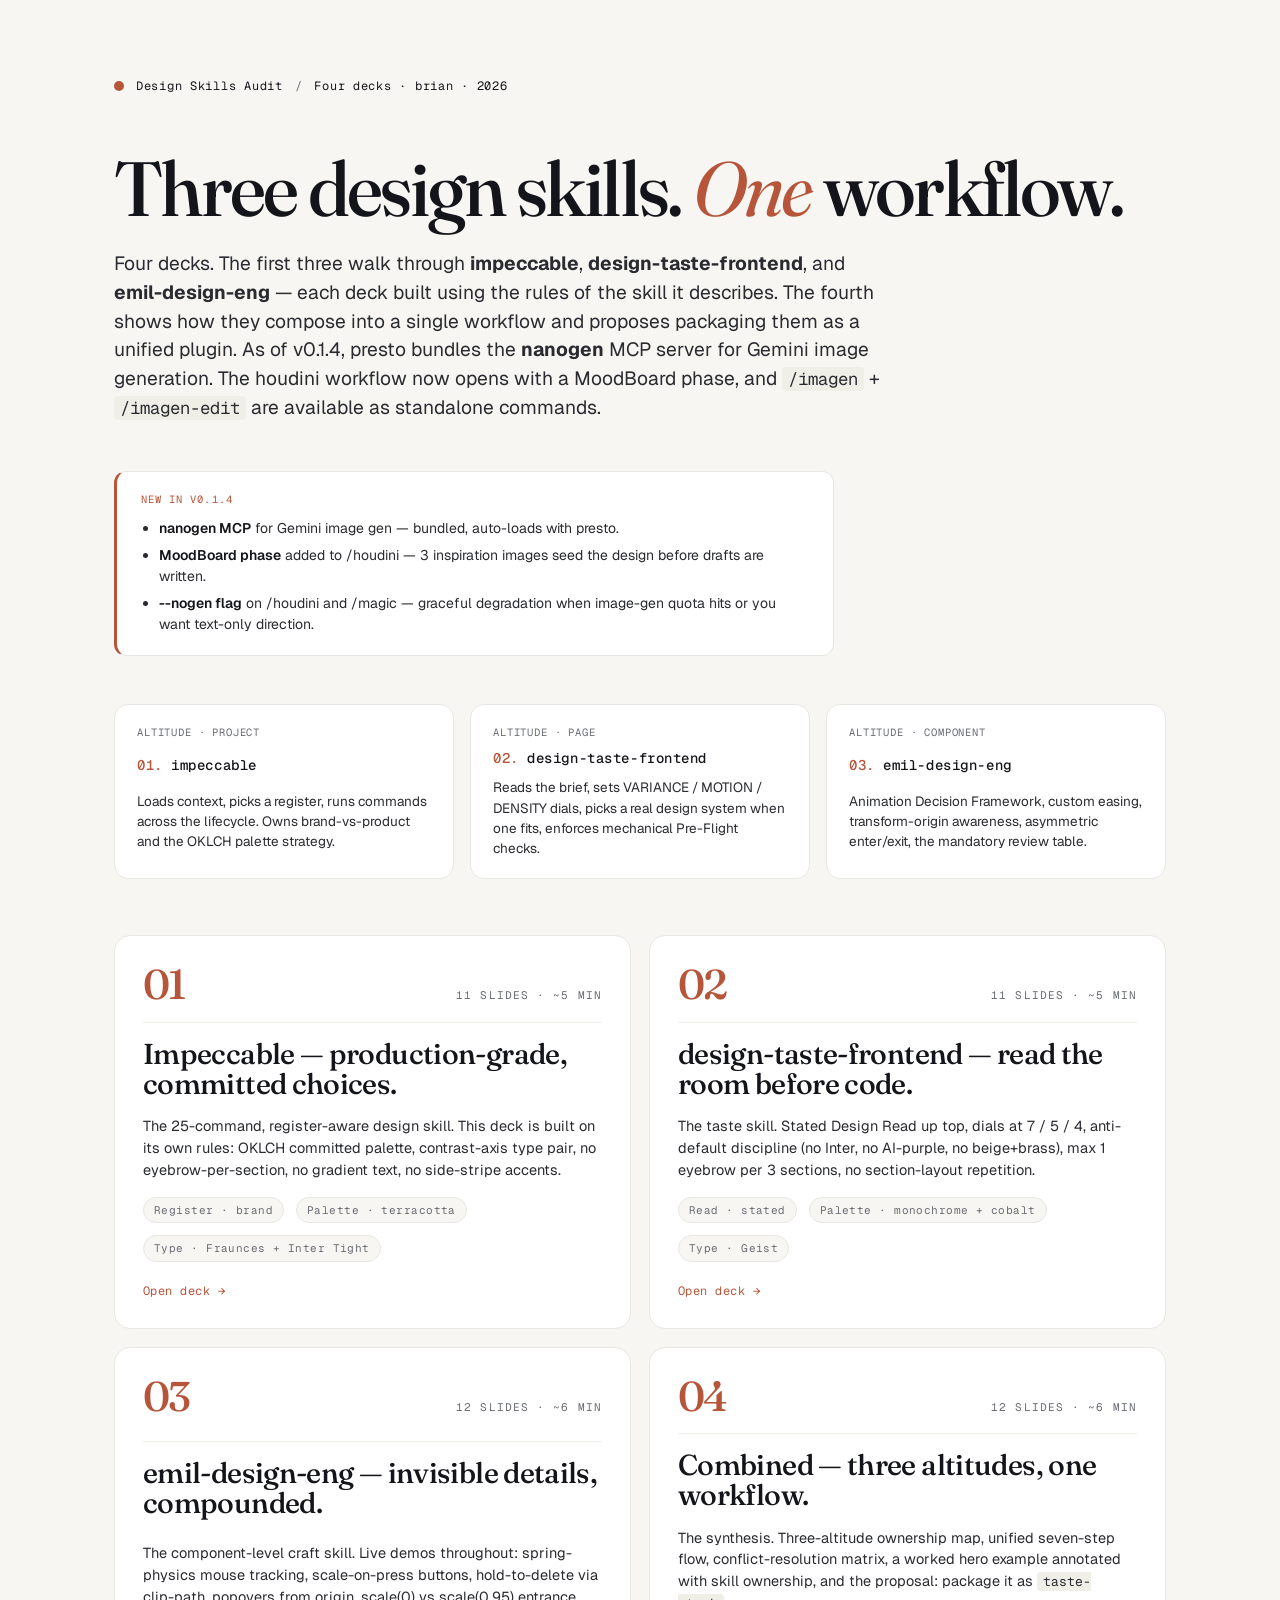
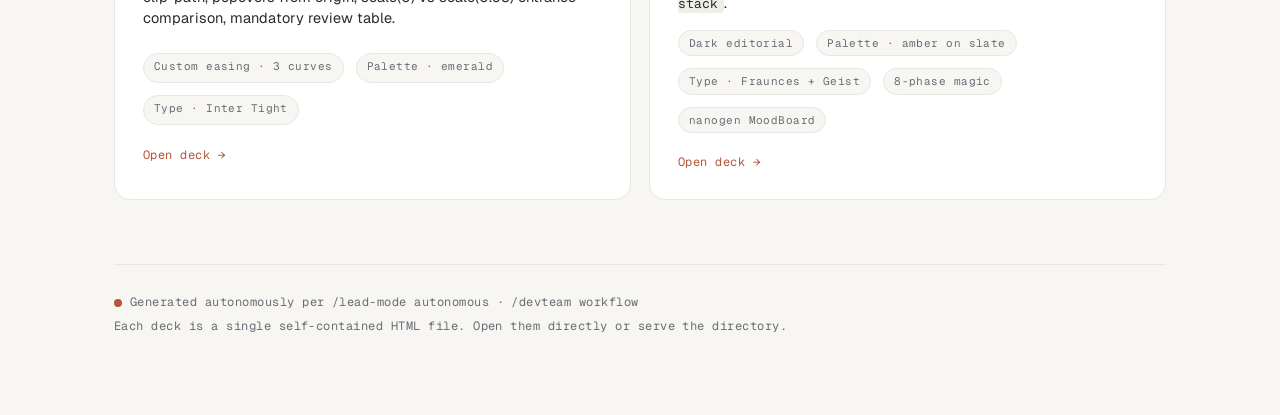
<file: decks/index.html>
<!doctype html>
<html lang="en">
<head>
<meta charset="utf-8" />
<meta name="viewport" content="width=device-width,initial-scale=1" />
<title>Design Skills Audit — Index</title>
<link rel="preconnect" href="https://fonts.googleapis.com">
<link rel="preconnect" href="https://fonts.gstatic.com" crossorigin>
<link href="https://fonts.googleapis.com/css2?family=Geist:wght@400;500;600;700&family=Geist+Mono:wght@400;500;600&family=Fraunces:opsz,wght@9..144,400;9..144,500&display=swap" rel="stylesheet">
<style>
  :root {
    --ease-out: cubic-bezier(0.23, 1, 0.32, 1);
    --bg:       #f7f6f3;
    --surface:  #ffffff;
    --ink:      #14151a;
    --ink-2:    #2a2b30;
    --muted:    #6a6c75;
    --line:     #e7e7e3;
    --line-2:   #efefe8;
    --accent:   #b6553a;   /* terracotta — neutral choice between the four decks */
    --accent-2: #8e3e29;

    --sans:    "Geist", ui-sans-serif, system-ui, sans-serif;
    --display: "Fraunces", ui-serif, Georgia, serif;
    --mono:    "Geist Mono", ui-monospace, SFMono-Regular, Menlo, monospace;
  }
  * { box-sizing: border-box; }
  html, body { margin: 0; padding: 0; }
  body {
    background: var(--bg);
    color: var(--ink);
    font-family: var(--sans);
    line-height: 1.5;
    -webkit-font-smoothing: antialiased;
  }
  .wrap {
    max-width: 1180px;
    margin: 0 auto;
    padding: clamp(48px, 6vw, 88px) clamp(24px, 5vw, 64px) 80px;
  }
  header.top {
    display: flex;
    align-items: center;
    gap: 12px;
    font-family: var(--mono);
    font-size: 12px;
    letter-spacing: 0.06em;
    color: var(--ink);
    margin-bottom: 56px;
  }
  header.top .dot { width: 10px; height: 10px; background: var(--accent); border-radius: 50%; }
  header.top .sep { color: var(--muted); }

  h1 {
    font-family: var(--display);
    font-size: clamp(2.6rem, 6vw, 4.8rem);
    line-height: 0.98;
    letter-spacing: -0.035em;
    font-weight: 500;
    margin: 0 0 24px;
    text-wrap: balance;
  }
  h1 em { font-style: italic; color: var(--accent); font-weight: 400; }
  p.lead {
    font-size: 1.2rem;
    color: var(--ink-2);
    max-width: 60ch;
    text-wrap: pretty;
    margin: 0 0 48px;
  }

  .summary {
    display: grid;
    gap: 16px;
    grid-template-columns: 1fr;
    margin-bottom: 56px;
  }
  @media (min-width: 760px) { .summary { grid-template-columns: repeat(3, 1fr); } }
  .sum {
    background: var(--surface);
    border: 1px solid var(--line);
    border-radius: 14px;
    padding: 20px 22px;
    display: grid;
    gap: 8px;
  }
  .sum h3 { margin: 0; font-size: 14px; color: var(--ink); font-family: var(--mono); font-weight: 500; letter-spacing: 0.04em; }
  .sum h3 .pre { color: var(--accent); }
  .sum p { margin: 0; font-size: 13.5px; color: var(--ink-2); }
  .sum .l {
    font-family: var(--mono);
    font-size: 10.5px;
    color: var(--muted);
    letter-spacing: 0.08em;
    text-transform: uppercase;
  }

  .decks {
    display: grid;
    gap: 18px;
  }
  @media (min-width: 880px) { .decks { grid-template-columns: 1fr 1fr; } }

  .deck-card {
    background: var(--surface);
    border: 1px solid var(--line);
    border-radius: 16px;
    padding: 28px;
    display: grid;
    gap: 16px;
    text-decoration: none;
    color: var(--ink);
    transition: transform 220ms var(--ease-out), border-color 200ms var(--ease-out);
  }
  .deck-card:hover { transform: translateY(-2px); border-color: var(--accent); }
  .deck-card:active { transform: scale(0.99); transition-duration: 100ms; }
  .deck-card .head {
    display: flex; align-items: baseline; justify-content: space-between;
    gap: 16px;
    border-bottom: 1px solid var(--line-2);
    padding-bottom: 16px;
  }
  .deck-card .head .n {
    font-family: var(--display);
    font-size: 2.6rem;
    font-weight: 500;
    color: var(--accent);
    letter-spacing: -0.04em;
    line-height: 1;
  }
  .deck-card .head .label {
    font-family: var(--mono);
    font-size: 11px;
    letter-spacing: 0.1em;
    text-transform: uppercase;
    color: var(--muted);
  }
  .deck-card h2 {
    font-family: var(--display);
    font-size: 1.8rem;
    letter-spacing: -0.022em;
    line-height: 1.05;
    margin: 0;
    font-weight: 500;
  }
  .deck-card p { margin: 0; font-size: 14.5px; color: var(--ink-2); max-width: 50ch; }
  .deck-card .meta {
    display: flex; gap: 12px; flex-wrap: wrap;
    font-family: var(--mono);
    font-size: 11px;
    color: var(--muted);
    letter-spacing: 0.04em;
  }
  .deck-card .meta span {
    padding: 4px 10px;
    border: 1px solid var(--line);
    border-radius: 999px;
    background: var(--bg);
  }
  .deck-card .arrow {
    margin-top: 4px;
    font-family: var(--mono);
    font-size: 12px;
    color: var(--accent);
    letter-spacing: 0.04em;
  }

  .whats-new {
    background: var(--surface);
    border: 1px solid var(--line);
    border-left: 3px solid var(--accent);
    border-radius: 12px;
    padding: 20px 24px;
    margin: 0 0 48px;
    display: grid;
    gap: 10px;
    max-width: 720px;
  }
  .whats-new .wn-label {
    font-family: var(--mono);
    font-size: 10.5px;
    color: var(--accent);
    letter-spacing: 0.1em;
    text-transform: uppercase;
  }
  .whats-new .wn-list {
    margin: 0;
    padding: 0 0 0 18px;
    display: grid;
    gap: 6px;
    font-size: 14px;
    color: var(--ink-2);
  }
  .whats-new .wn-list li { line-height: 1.5; }
  .whats-new .wn-list strong { color: var(--ink); font-weight: 600; }

  footer {
    margin-top: 64px;
    padding-top: 28px;
    border-top: 1px solid var(--line);
    display: grid;
    gap: 6px;
    font-family: var(--mono);
    font-size: 12px;
    color: var(--muted);
    letter-spacing: 0.04em;
  }
  footer .pulse {
    display: inline-block;
    width: 8px; height: 8px;
    background: var(--accent);
    border-radius: 50%;
    margin-right: 8px;
    vertical-align: middle;
  }

  @media (prefers-reduced-motion: reduce) {
    * { transition-duration: 0.001ms !important; animation-duration: 0.001ms !important; }
  }
</style>
</head>
<body>
<div class="wrap">

  <header class="top">
    <span class="dot" aria-hidden="true"></span>
    <span>Design Skills Audit</span>
    <span class="sep">/</span>
    <span>Four decks · brian · 2026</span>
  </header>

  <h1>Three design skills. <em>One</em> workflow.</h1>
  <p class="lead">Four decks. The first three walk through <strong>impeccable</strong>, <strong>design-taste-frontend</strong>, and <strong>emil-design-eng</strong> — each deck built using the rules of the skill it describes. The fourth shows how they compose into a single workflow and proposes packaging them as a unified plugin. As of v0.1.4, presto bundles the <strong>nanogen</strong> MCP server for Gemini image generation. The houdini workflow now opens with a MoodBoard phase, and <code style="font-family: var(--mono); font-size: 0.9em; background: var(--line-2); padding: 1px 6px; border-radius: 4px;">/imagen</code> + <code style="font-family: var(--mono); font-size: 0.9em; background: var(--line-2); padding: 1px 6px; border-radius: 4px;">/imagen-edit</code> are available as standalone commands.</p>

  <section class="whats-new" aria-label="What's new in v0.1.4">
    <span class="wn-label">New in v0.1.4</span>
    <ul class="wn-list">
      <li><strong>nanogen MCP</strong> for Gemini image gen — bundled, auto-loads with presto.</li>
      <li><strong>MoodBoard phase</strong> added to /houdini — 3 inspiration images seed the design before drafts are written.</li>
      <li><strong>--nogen flag</strong> on /houdini and /magic — graceful degradation when image-gen quota hits or you want text-only direction.</li>
    </ul>
  </section>

  <section class="summary" aria-label="Skill summary">
    <div class="sum">
      <span class="l">Altitude · Project</span>
      <h3><span class="pre">01.</span> impeccable</h3>
      <p>Loads context, picks a register, runs commands across the lifecycle. Owns brand-vs-product and the OKLCH palette strategy.</p>
    </div>
    <div class="sum">
      <span class="l">Altitude · Page</span>
      <h3><span class="pre">02.</span> design-taste-frontend</h3>
      <p>Reads the brief, sets VARIANCE / MOTION / DENSITY dials, picks a real design system when one fits, enforces mechanical Pre-Flight checks.</p>
    </div>
    <div class="sum">
      <span class="l">Altitude · Component</span>
      <h3><span class="pre">03.</span> emil-design-eng</h3>
      <p>Animation Decision Framework, custom easing, transform-origin awareness, asymmetric enter/exit, the mandatory review table.</p>
    </div>
  </section>

  <section class="decks" aria-label="The four decks">
    <a class="deck-card" href="deck-impeccable.html">
      <div class="head">
        <span class="n">01</span>
        <span class="label">11 slides · ~5 min</span>
      </div>
      <h2>Impeccable — production-grade, committed choices.</h2>
      <p>The 25-command, register-aware design skill. This deck is built on its own rules: OKLCH committed palette, contrast-axis type pair, no eyebrow-per-section, no gradient text, no side-stripe accents.</p>
      <div class="meta">
        <span>Register · brand</span>
        <span>Palette · terracotta</span>
        <span>Type · Fraunces + Inter Tight</span>
      </div>
      <span class="arrow">Open deck →</span>
    </a>

    <a class="deck-card" href="deck-design-taste-frontend.html">
      <div class="head">
        <span class="n">02</span>
        <span class="label">11 slides · ~5 min</span>
      </div>
      <h2>design-taste-frontend — read the room before code.</h2>
      <p>The taste skill. Stated Design Read up top, dials at 7 / 5 / 4, anti-default discipline (no Inter, no AI-purple, no beige+brass), max 1 eyebrow per 3 sections, no section-layout repetition.</p>
      <div class="meta">
        <span>Read · stated</span>
        <span>Palette · monochrome + cobalt</span>
        <span>Type · Geist</span>
      </div>
      <span class="arrow">Open deck →</span>
    </a>

    <a class="deck-card" href="deck-emil-design-eng.html">
      <div class="head">
        <span class="n">03</span>
        <span class="label">12 slides · ~6 min</span>
      </div>
      <h2>emil-design-eng — invisible details, compounded.</h2>
      <p>The component-level craft skill. Live demos throughout: spring-physics mouse tracking, scale-on-press buttons, hold-to-delete via clip-path, popovers from origin, scale(0) vs scale(0.95) entrance comparison, mandatory review table.</p>
      <div class="meta">
        <span>Custom easing · 3 curves</span>
        <span>Palette · emerald</span>
        <span>Type · Inter Tight</span>
      </div>
      <span class="arrow">Open deck →</span>
    </a>

    <a class="deck-card" href="deck-combined.html">
      <div class="head">
        <span class="n">04</span>
        <span class="label">12 slides · ~6 min</span>
      </div>
      <h2>Combined — three altitudes, one workflow.</h2>
      <p>The synthesis. Three-altitude ownership map, unified seven-step flow, conflict-resolution matrix, a worked hero example annotated with skill ownership, and the proposal: package it as <code style="font-family: var(--mono); font-size: 0.9em; background: var(--line-2); padding: 1px 6px; border-radius: 4px;">taste-stack</code>.</p>
      <div class="meta">
        <span>Dark editorial</span>
        <span>Palette · amber on slate</span>
        <span>Type · Fraunces + Geist</span>
        <span>8-phase magic</span>
        <span>nanogen MoodBoard</span>
      </div>
      <span class="arrow">Open deck →</span>
    </a>
  </section>

  <footer>
    <span><span class="pulse" aria-hidden="true"></span>Generated autonomously per /lead-mode autonomous · /devteam workflow</span>
    <span>Each deck is a single self-contained HTML file. Open them directly or serve the directory.</span>
  </footer>

</div>
</body>
</html>
</file>
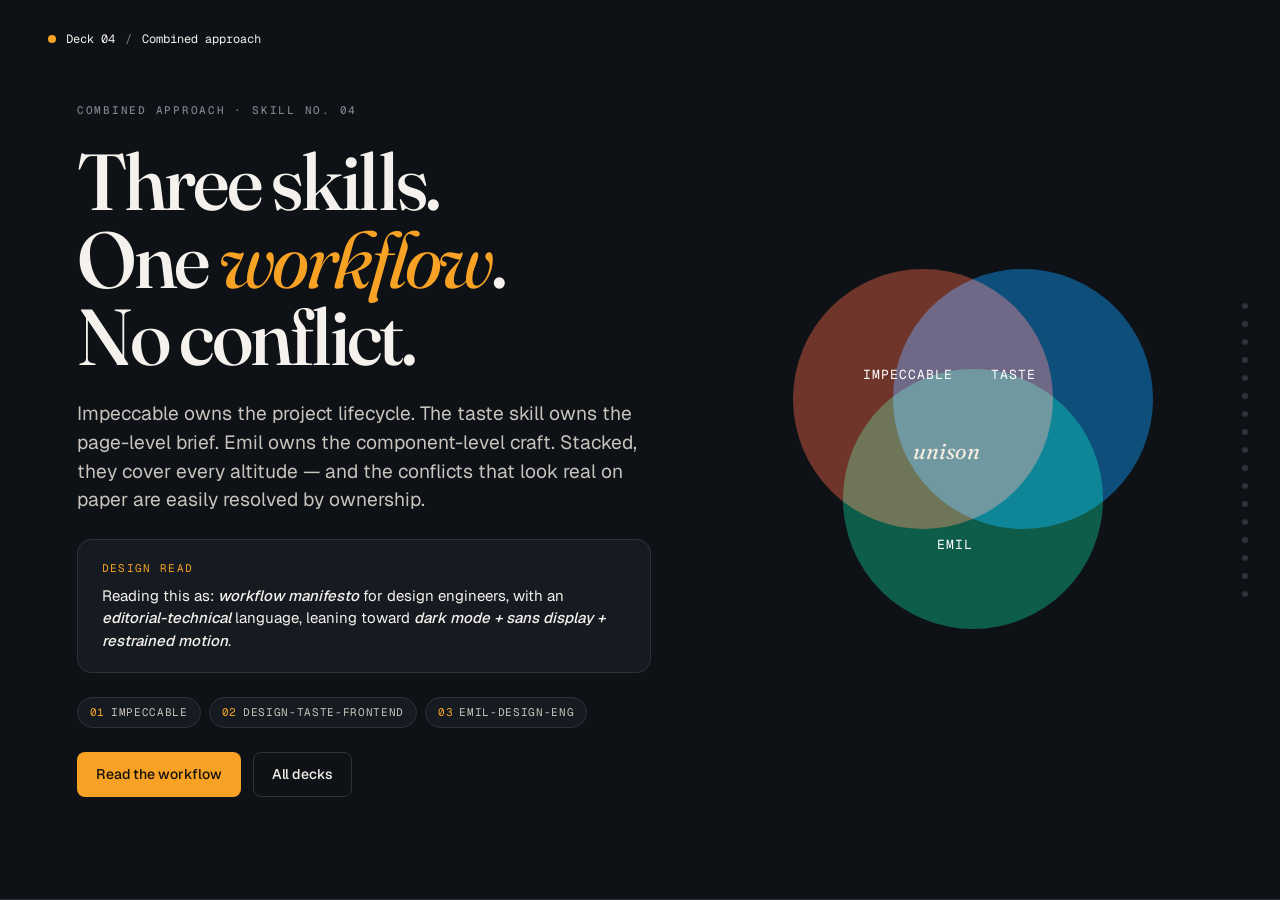
<file: decks/deck-combined.html>
<!doctype html>
<html lang="en">
<head>
<meta charset="utf-8" />
<meta name="viewport" content="width=device-width,initial-scale=1" />
<title>Deck 04 — Combined Approach</title>
<link rel="preconnect" href="https://fonts.googleapis.com">
<link rel="preconnect" href="https://fonts.gstatic.com" crossorigin>
<link href="https://fonts.googleapis.com/css2?family=Geist:wght@400;500;600;700&family=Geist+Mono:wght@400;500;600&family=Fraunces:opsz,wght@9..144,400;9..144,500&display=swap" rel="stylesheet">
<style>
  /* ============================================================
     Built using all three skills in unison.

     Scene sentence (impeccable): "A design engineer late at night,
     reviewing the unified workflow on their laptop with a terminal
     window adjacent — focused, technical, refined." → dark.

     Design Read (taste skill): "Reading this as: workflow manifesto
     for design engineers, with an editorial-technical language,
     leaning toward dark mode + sans display + restrained motion."

     Dials: VARIANCE 6 · MOTION 5 · DENSITY 5

     Register (impeccable): brand — this deck IS the product.
     Strategy: committed (one saturated amber carries ~35% of the
     surface in accents).

     Micro-interactions (emil): scale(0.97) on :active for every
     button, custom easing curves, transform-origin honored,
     entries from scale(0.95), reduced-motion respected.
     ============================================================ */
  :root {
    /* Custom easing — from emil */
    --ease-out:    cubic-bezier(0.23, 1, 0.32, 1);
    --ease-in-out: cubic-bezier(0.77, 0, 0.175, 1);
    --ease-snap:   cubic-bezier(0.22, 1, 0.36, 1);

    /* Dark editorial palette (OKLCH per impeccable) */
    --bg:         oklch(0.18 0.012 250);
    --surface:    oklch(0.22 0.014 250);
    --surface-2:  oklch(0.26 0.014 250);
    --ink:        oklch(0.96 0.008 80);
    --ink-2:      oklch(0.82 0.012 80);
    --muted:      oklch(0.6  0.012 240);
    --line:       oklch(0.32 0.012 250);
    --line-2:     oklch(0.28 0.012 250);
    --accent:     oklch(0.78 0.16 70);     /* warm amber */
    --accent-2:   oklch(0.68 0.16 60);
    --accent-soft:oklch(0.36 0.06 65);

    --sans:    "Geist", ui-sans-serif, system-ui, sans-serif;
    --display: "Fraunces", ui-serif, Georgia, serif;
    --mono:    "Geist Mono", ui-monospace, SFMono-Regular, Menlo, monospace;

    --r-xs: 4px;
    --r-sm: 8px;
    --r-md: 14px;
    --r-lg: 20px;

    --z-nav: 30;
    --z-pop: 60;
  }

  * { box-sizing: border-box; }
  html, body { margin: 0; padding: 0; }
  html { scroll-behavior: smooth; }
  body {
    background: var(--bg);
    color: var(--ink);
    font-family: var(--sans);
    font-size: 16px;
    line-height: 1.5;
    -webkit-font-smoothing: antialiased;
  }

  main {
    scroll-snap-type: y mandatory;
    overflow-y: auto;
    height: 100vh;
  }
  section.slide {
    scroll-snap-align: start;
    min-height: 100dvh;
    padding: clamp(56px, 7vw, 96px) clamp(24px, 6vw, 88px);
    display: grid;
    align-content: center;
    gap: 32px;
    border-bottom: 1px solid var(--line);
    position: relative;
  }

  h1, h2, h3 {
    color: var(--ink);
    font-weight: 500;
    letter-spacing: -0.025em;
    text-wrap: balance;
    margin: 0;
  }
  h1 { font-family: var(--display); font-size: clamp(2.8rem, 6.2vw, 5.4rem); line-height: 0.98; letter-spacing: -0.035em; font-weight: 500; }
  h1 em { font-style: italic; color: var(--accent); font-weight: 400; }
  h2 { font-family: var(--display); font-size: clamp(2rem, 4vw, 3.2rem); line-height: 1.03; font-weight: 500; letter-spacing: -0.02em; }
  h3 { font-family: var(--sans); font-size: 1.05rem; font-weight: 600; letter-spacing: -0.005em; }
  p  { max-width: 64ch; color: var(--ink-2); text-wrap: pretty; margin: 0; }
  p.lead { font-size: 1.2rem; color: var(--ink-2); max-width: 60ch; }
  code { font-family: var(--mono); font-size: 0.9em; background: var(--surface-2); padding: 2px 6px; border-radius: 4px; color: var(--accent); }

  .eyebrow {
    font-family: var(--mono);
    font-size: 11px;
    letter-spacing: 0.16em;
    text-transform: uppercase;
    color: var(--muted);
    font-weight: 500;
  }

  header.mark {
    position: fixed;
    top: clamp(20px, 3vw, 30px);
    left: clamp(24px, 4vw, 48px);
    z-index: var(--z-nav);
    display: flex; gap: 10px; align-items: center;
    font-family: var(--mono);
    font-size: 12px;
    color: var(--ink);
  }
  header.mark .dot { width: 8px; height: 8px; background: var(--accent); border-radius: 50%; }
  header.mark .sep { color: var(--muted); }

  nav.rail {
    position: fixed;
    right: clamp(16px, 2.5vw, 32px);
    top: 50%;
    transform: translateY(-50%);
    z-index: var(--z-nav);
    display: flex; flex-direction: column; gap: 12px;
  }
  nav.rail a {
    width: 6px; height: 6px; border-radius: 50%;
    background: var(--line);
    transition: background 200ms var(--ease-out), transform 200ms var(--ease-out);
  }
  nav.rail a:hover { background: var(--accent); transform: scale(1.4); }

  /* Buttons — emil's scale-on-press */
  .btn {
    display: inline-flex; align-items: center; gap: 10px;
    padding: 11px 18px;
    border-radius: var(--r-sm);
    font-family: var(--sans);
    font-weight: 500;
    font-size: 14px;
    letter-spacing: -0.005em;
    cursor: pointer;
    border: 1px solid transparent;
    text-decoration: none;
    transition: transform 160ms var(--ease-out), background 180ms var(--ease-out);
    white-space: nowrap;
  }
  .btn:hover { transform: translateY(-1px); }
  .btn:active { transform: scale(0.97); transition-duration: 100ms; }
  .btn.primary { background: var(--accent); color: oklch(0.18 0.012 80); }
  .btn.primary:hover { background: var(--accent-2); }
  .btn.ghost { background: transparent; color: var(--ink); border-color: var(--line); }
  .btn.ghost:hover { background: var(--surface); }
  .btn-row { display: flex; gap: 12px; flex-wrap: wrap; }

  /* ===== Slide 01 — Cover ===== */
  .cover { display: grid; grid-template-columns: 1fr; align-items: center; gap: 40px; background: var(--bg); }
  @media (min-width: 880px) { .cover { grid-template-columns: 1.05fr 0.95fr; } }
  .cover .meta { display: grid; gap: 24px; max-width: 36rem; }
  .read-box {
    border: 1px solid var(--line);
    background: var(--surface);
    border-radius: var(--r-md);
    padding: 20px 24px;
    display: grid; gap: 8px;
  }
  .read-box .label {
    font-family: var(--mono);
    font-size: 11px;
    letter-spacing: 0.12em;
    text-transform: uppercase;
    color: var(--accent);
  }
  .read-box .read { font-size: 15px; color: var(--ink); }
  .read-box .read em { font-style: italic; color: var(--ink); font-weight: 500; }
  .skill-pills { display: flex; flex-wrap: wrap; gap: 8px; }
  .skill-pills .pill {
    font-family: var(--mono);
    font-size: 11px;
    letter-spacing: 0.06em;
    text-transform: uppercase;
    padding: 6px 12px;
    border-radius: 999px;
    border: 1px solid var(--line);
    color: var(--ink-2);
    background: var(--surface);
  }
  .skill-pills .pill .num { color: var(--accent); margin-right: 6px; }

  /* Cover visual — three-disc Venn diagram */
  .venn {
    aspect-ratio: 1 / 1;
    max-width: 460px;
    width: 100%;
    margin-left: auto;
    position: relative;
  }
  .venn svg { width: 100%; height: 100%; display: block; }
  .venn circle { mix-blend-mode: screen; }

  /* ===== Slide 02 — Why combine ===== */
  .why-grid {
    display: grid;
    grid-template-columns: 1fr;
    gap: 16px;
  }
  @media (min-width: 880px) { .why-grid { grid-template-columns: 1fr 1fr 1fr; } }
  .why {
    border: 1px solid var(--line);
    background: var(--surface);
    border-radius: var(--r-md);
    padding: 24px 24px 22px;
    display: grid;
    gap: 12px;
  }
  .why .num {
    font-family: var(--display);
    font-size: 2.8rem;
    line-height: 1;
    color: var(--accent);
    font-weight: 400;
    letter-spacing: -0.04em;
  }
  .why h3 { font-family: var(--display); font-size: 1.4rem; font-weight: 500; letter-spacing: -0.02em; color: var(--ink); }
  .why p { font-size: 14px; }
  .why .who {
    margin-top: auto;
    font-family: var(--mono);
    font-size: 11px;
    color: var(--accent);
    letter-spacing: 0.06em;
  }

  /* ===== Slide 03 — Three altitudes (diagram) ===== */
  .altitudes {
    display: grid;
    gap: 14px;
    max-width: 1100px;
  }
  .alt {
    display: grid;
    grid-template-columns: 110px 1fr 1fr;
    gap: 24px;
    align-items: stretch;
    background: var(--surface);
    border: 1px solid var(--line);
    border-radius: var(--r-md);
    padding: 22px 24px;
  }
  .alt .level {
    display: grid;
    gap: 6px;
    align-content: center;
  }
  .alt .level .n {
    font-family: var(--display);
    font-size: 2.4rem;
    line-height: 1;
    color: var(--accent);
    font-weight: 500;
  }
  .alt .level .l {
    font-family: var(--mono);
    font-size: 11px;
    letter-spacing: 0.1em;
    text-transform: uppercase;
    color: var(--muted);
  }
  .alt .what h4 { margin: 0 0 6px; font-size: 15px; font-weight: 600; color: var(--ink); }
  .alt .what p  { font-size: 13.5px; }
  .alt .owner   { display: grid; gap: 6px; align-content: start; }
  .alt .owner .lbl { font-family: var(--mono); font-size: 11px; color: var(--muted); letter-spacing: 0.08em; text-transform: uppercase; }
  .alt .owner .skill { font-family: var(--mono); font-size: 13px; color: var(--accent); font-weight: 500; }
  @media (max-width: 720px) {
    .alt { grid-template-columns: 1fr; }
  }

  /* ===== Slide 04 — Unified flow ===== */
  .flow {
    display: grid;
    gap: 10px;
  }
  .fstep {
    display: grid;
    grid-template-columns: 56px 1fr auto;
    gap: 18px;
    align-items: start;
    padding: 18px 22px;
    background: var(--surface);
    border: 1px solid var(--line);
    border-radius: var(--r-md);
    transition: transform 200ms var(--ease-out), border-color 200ms var(--ease-out);
  }
  .fstep:hover { transform: translateY(-1px); border-color: var(--accent-soft); }
  .fstep .n {
    font-family: var(--mono);
    font-size: 13px;
    color: var(--accent);
    font-weight: 500;
    letter-spacing: 0.04em;
    padding-top: 2px;
  }
  .fstep h4 { margin: 0 0 4px; font-size: 14.5px; color: var(--ink); font-weight: 600; }
  .fstep p  { font-size: 13px; }
  .fstep .by {
    font-family: var(--mono);
    font-size: 11px;
    letter-spacing: 0.06em;
    color: var(--accent);
    padding: 4px 10px;
    border: 1px solid var(--accent-soft);
    border-radius: 999px;
    background: var(--accent-soft);
  }

  /* ===== Slide 05 — Conflict resolution ===== */
  table.conf {
    width: 100%;
    border-collapse: collapse;
    background: var(--surface);
    border: 1px solid var(--line);
    border-radius: var(--r-md);
    overflow: hidden;
  }
  table.conf th, table.conf td {
    text-align: left;
    padding: 14px 18px;
    border-bottom: 1px solid var(--line-2);
    font-size: 13.5px;
    vertical-align: top;
    color: var(--ink-2);
  }
  table.conf th {
    font-family: var(--mono);
    font-size: 11px;
    letter-spacing: 0.08em;
    text-transform: uppercase;
    color: var(--muted);
    background: var(--bg);
  }
  table.conf td:first-child { color: var(--ink); font-weight: 500; }
  table.conf td.win { color: var(--accent); font-family: var(--mono); font-size: 12.5px; }
  table.conf tr:last-child td { border-bottom: 0; }

  /* ===== Slide 06 — Ownership matrix ===== */
  .own-grid {
    display: grid;
    gap: 1px;
    background: var(--line);
    border: 1px solid var(--line);
    border-radius: var(--r-md);
    overflow: hidden;
    grid-template-columns: 1fr 1fr 1fr;
  }
  .own {
    background: var(--surface);
    padding: 22px 22px;
    display: grid;
    gap: 12px;
  }
  .own h4 {
    font-family: var(--mono);
    font-size: 11px;
    letter-spacing: 0.08em;
    text-transform: uppercase;
    color: var(--accent);
  }
  .own h3 { font-family: var(--display); font-size: 1.5rem; font-weight: 500; letter-spacing: -0.02em; }
  .own ul { margin: 0; padding: 0; list-style: none; display: grid; gap: 6px; }
  .own li {
    font-size: 13.5px;
    color: var(--ink-2);
    padding-left: 16px;
    position: relative;
  }
  .own li::before {
    content: "";
    position: absolute;
    left: 0; top: 9px;
    width: 6px; height: 6px;
    background: var(--accent);
    border-radius: 50%;
  }
  @media (max-width: 760px) { .own-grid { grid-template-columns: 1fr; } }

  /* ===== Slide 07 — Worked example (hero panel) ===== */
  .worked {
    display: grid;
    gap: 24px;
  }
  @media (min-width: 880px) { .worked { grid-template-columns: 1fr 1fr; } }
  .demo-hero {
    background: var(--surface);
    border: 1px solid var(--line);
    border-radius: var(--r-md);
    padding: 36px 32px 32px;
    display: grid;
    gap: 22px;
    align-content: start;
  }
  .demo-hero .h-eyebrow {
    font-family: var(--mono);
    font-size: 11px;
    letter-spacing: 0.16em;
    text-transform: uppercase;
    color: var(--accent);
    font-weight: 500;
  }
  .demo-hero h3 {
    font-family: var(--display);
    font-size: clamp(1.8rem, 3.4vw, 2.4rem);
    font-weight: 500;
    letter-spacing: -0.022em;
    line-height: 1.04;
    color: var(--ink);
  }
  .demo-hero h3 em { color: var(--accent); font-style: italic; }
  .demo-hero p { font-size: 14.5px; color: var(--ink-2); max-width: 38ch; }
  .demo-hero .h-row { display: flex; gap: 10px; }
  .demo-hero .h-btn {
    padding: 10px 18px;
    border-radius: var(--r-sm);
    background: var(--accent);
    color: oklch(0.18 0.012 80);
    border: 0;
    font-family: var(--sans);
    font-size: 14px;
    font-weight: 500;
    cursor: pointer;
    transition: transform 160ms var(--ease-out), background 180ms var(--ease-out);
  }
  .demo-hero .h-btn:active { transform: scale(0.97); }
  .demo-hero .h-btn.ghost { background: transparent; color: var(--ink); border: 1px solid var(--line); }
  .demo-hero .h-btn.ghost:hover { background: var(--surface-2); }

  .annot {
    display: grid;
    gap: 12px;
    align-content: start;
  }
  .ant {
    display: grid;
    grid-template-columns: auto 1fr;
    gap: 12px;
    align-items: start;
    padding: 12px 16px;
    background: var(--surface);
    border: 1px solid var(--line);
    border-radius: var(--r-sm);
  }
  .ant .src {
    font-family: var(--mono);
    font-size: 11px;
    letter-spacing: 0.06em;
    color: var(--accent);
    padding: 2px 8px;
    border-radius: 4px;
    background: var(--accent-soft);
    height: fit-content;
    white-space: nowrap;
  }
  .ant p { font-size: 13.5px; color: var(--ink-2); margin: 0; }

  /* ===== Slide 08 — Plugin tree ===== */
  .pkg-grid { display: grid; gap: 20px; }
  @media (min-width: 880px) { .pkg-grid { grid-template-columns: 1fr 1.2fr; } }
  pre.tree {
    background: var(--surface);
    border: 1px solid var(--line);
    border-radius: var(--r-md);
    padding: 22px 24px;
    margin: 0;
    overflow-x: auto;
    font-family: var(--mono);
    font-size: 12.5px;
    line-height: 1.6;
    color: var(--ink-2);
  }
  pre.tree .acc { color: var(--accent); }
  pre.tree .dim { color: var(--muted); }
  pre.tree .ink { color: var(--ink); }

  .pkg-notes {
    display: grid;
    gap: 12px;
    align-content: start;
  }
  .pkg-note {
    background: var(--surface);
    border: 1px solid var(--line);
    border-radius: var(--r-md);
    padding: 18px 22px;
    display: grid;
    gap: 6px;
  }
  .pkg-note h4 {
    font-family: var(--sans);
    font-size: 14px;
    font-weight: 600;
    color: var(--ink);
  }
  .pkg-note p { font-size: 13.5px; }

  /* ===== Slide 09 — Command surface ===== */
  .cmds {
    display: grid;
    gap: 1px;
    background: var(--line);
    border: 1px solid var(--line);
    border-radius: var(--r-md);
    overflow: hidden;
    grid-template-columns: repeat(auto-fit, minmax(260px, 1fr));
  }
  .cmd {
    background: var(--surface);
    padding: 22px 22px 18px;
    display: grid;
    gap: 8px;
    transition: background 180ms var(--ease-out);
  }
  .cmd:hover { background: var(--surface-2); }
  .cmd .name {
    font-family: var(--mono);
    font-size: 14px;
    color: var(--accent);
    font-weight: 500;
  }
  .cmd .name::before {
    content: "/";
    color: var(--muted);
    margin-right: 1px;
  }
  .cmd .phase {
    font-family: var(--mono);
    font-size: 10.5px;
    letter-spacing: 0.1em;
    text-transform: uppercase;
    color: var(--muted);
  }
  .cmd p { font-size: 13.5px; margin: 0; }
  .cmd .chain {
    margin-top: 4px;
    font-family: var(--mono);
    font-size: 11px;
    color: var(--ink-2);
    background: var(--bg);
    border: 1px solid var(--line);
    border-radius: 4px;
    padding: 4px 8px;
    width: fit-content;
  }

  /* ===== Slide 10 — Hook composition ===== */
  .hook-stack {
    display: grid;
    gap: 8px;
  }
  .hook {
    display: grid;
    grid-template-columns: 90px 100px 1fr;
    gap: 16px;
    align-items: center;
    padding: 14px 18px;
    background: var(--surface);
    border: 1px solid var(--line);
    border-radius: var(--r-sm);
  }
  .hook .moment {
    font-family: var(--mono);
    font-size: 11px;
    color: var(--accent);
    letter-spacing: 0.06em;
    text-transform: uppercase;
  }
  .hook .skill {
    font-family: var(--mono);
    font-size: 12px;
    color: var(--ink);
    padding: 2px 8px;
    border: 1px solid var(--line);
    border-radius: 4px;
    background: var(--bg);
    width: fit-content;
  }
  .hook p { font-size: 13px; margin: 0; }
  @media (max-width: 720px) {
    .hook { grid-template-columns: 1fr; }
  }

  /* ===== Slide 11 — Migration / adoption ===== */
  .adoption {
    display: grid;
    gap: 16px;
  }
  @media (min-width: 880px) { .adoption { grid-template-columns: repeat(3, 1fr); } }
  .ado {
    background: var(--surface);
    border: 1px solid var(--line);
    border-radius: var(--r-md);
    padding: 24px;
    display: grid;
    gap: 10px;
  }
  .ado .lbl {
    font-family: var(--mono);
    font-size: 11px;
    letter-spacing: 0.1em;
    text-transform: uppercase;
    color: var(--accent);
  }
  .ado h4 { font-family: var(--display); font-size: 1.3rem; font-weight: 500; letter-spacing: -0.018em; color: var(--ink); }
  .ado p { font-size: 13.5px; }
  .ado code { font-size: 12px; }

  /* ===== Slide 13 — /magic --surprise pipeline ===== */
  .surprise-pipe {
    display: grid;
    gap: 14px;
    align-items: stretch;
    grid-template-columns: 1fr;
  }
  @media (min-width: 880px) {
    .surprise-pipe {
      grid-template-columns:
        minmax(0, 1.05fr) 44px
        minmax(0, 1.15fr) 44px
        minmax(0, 1.05fr) 44px
        minmax(0, 1.25fr) 44px
        minmax(0, 0.9fr);
      gap: 10px;
    }
  }
  .pipe-box {
    background: var(--surface);
    border: 1px solid var(--line);
    border-radius: var(--r-md);
    padding: 18px 18px 16px;
    display: grid;
    gap: 8px;
    align-content: start;
    min-width: 0;
  }
  .pipe-box.tinted { background: var(--surface-2); }
  .pipe-box .lbl {
    font-family: var(--mono);
    font-size: 10.5px;
    letter-spacing: 0.12em;
    text-transform: uppercase;
    color: var(--muted);
  }
  .pipe-box h4 {
    font-family: var(--sans);
    font-size: 15px;
    font-weight: 600;
    color: var(--ink);
    margin: 0;
    letter-spacing: -0.005em;
  }
  .pipe-box .detail {
    font-family: var(--mono);
    font-size: 11.5px;
    color: var(--ink-2);
    line-height: 1.55;
    margin: 0;
  }
  .pipe-box .detail span {
    display: block;
  }
  .pipe-box.intent h4 { color: var(--accent); font-family: var(--mono); font-size: 13px; }
  .pipe-box.artifacts .detail span {
    background: var(--bg);
    border: 1px solid var(--line);
    border-radius: 4px;
    padding: 4px 8px;
    margin-bottom: 4px;
    color: var(--accent);
  }
  .pipe-box.audit { border-color: var(--accent-soft); }
  .pipe-box.audit h4 { color: var(--accent); }

  .pipe-arrow {
    display: flex;
    align-items: center;
    justify-content: center;
    position: relative;
    min-height: 36px;
  }
  .pipe-arrow svg { width: 100%; height: 22px; display: block; color: var(--line); }
  .pipe-arrow .note {
    position: absolute;
    top: -16px;
    left: 50%;
    transform: translateX(-50%);
    font-family: var(--mono);
    font-size: 10px;
    letter-spacing: 0.08em;
    text-transform: uppercase;
    color: var(--muted);
    white-space: nowrap;
    background: var(--bg);
    padding: 0 6px;
  }
  @media (max-width: 879px) {
    .pipe-arrow { min-height: 56px; }
    .pipe-arrow svg { width: 22px; height: 56px; }
    .pipe-arrow .note {
      position: static;
      transform: none;
      margin-left: 12px;
      background: transparent;
      padding: 0;
    }
    .pipe-arrow { justify-content: flex-start; padding-left: 18px; }
  }

  .surprise-pills {
    display: flex;
    flex-wrap: wrap;
    gap: 8px;
    margin-top: 6px;
  }
  .surprise-pills .pill {
    font-family: var(--mono);
    font-size: 11px;
    letter-spacing: 0.06em;
    text-transform: uppercase;
    padding: 6px 12px;
    border-radius: 999px;
    border: 1px solid var(--line);
    color: var(--ink-2);
    background: var(--surface);
  }
  .surprise-pills .pill strong { color: var(--accent); font-weight: 500; margin-right: 6px; }

  .surprise-callouts {
    display: grid;
    gap: 14px;
    margin-top: 8px;
    grid-template-columns: 1fr;
  }
  @media (min-width: 720px) {
    .surprise-callouts { grid-template-columns: 1fr 1fr; }
  }
  .callout {
    background: var(--surface);
    border: 1px solid var(--line);
    border-radius: var(--r-md);
    padding: 18px 20px;
    display: grid;
    gap: 8px;
  }
  .callout.warn { border-color: var(--line-2); background: var(--bg); }
  .callout .lbl {
    font-family: var(--mono);
    font-size: 10.5px;
    letter-spacing: 0.12em;
    text-transform: uppercase;
    color: var(--accent);
  }
  .callout.warn .lbl { color: var(--muted); }
  .callout ul { margin: 0; padding-left: 18px; }
  .callout li { font-size: 13.5px; color: var(--ink-2); margin-bottom: 6px; line-height: 1.5; }
  .callout li:last-child { margin-bottom: 0; }

  /* ===== End ===== */
  .end {
    background: oklch(0.13 0.01 250);
  }
  .end h2 { color: var(--ink); }
  .end .stat-row {
    display: grid; gap: 0;
    grid-template-columns: repeat(auto-fit, minmax(160px, 1fr));
    border: 1px solid var(--line);
    border-radius: var(--r-md);
    overflow: hidden;
  }
  .end .stat {
    padding: 22px;
    background: var(--surface);
    border-right: 1px solid var(--line);
    display: grid; gap: 4px;
  }
  .end .stat:last-child { border-right: 0; }
  .end .stat .lbl { font-family: var(--mono); font-size: 10.5px; letter-spacing: 0.1em; text-transform: uppercase; color: var(--muted); }
  .end .stat .vv { font-family: var(--display); font-size: 1.6rem; font-weight: 500; color: var(--ink); letter-spacing: -0.025em; }

  /* prefers-reduced-motion */
  @media (prefers-reduced-motion: reduce) {
    *,*::before,*::after {
      animation-duration: 0.001ms !important;
      transition-duration: 0.001ms !important;
      transition-delay: 0ms !important;
    }
  }
</style>
</head>
<body>

<header class="mark">
  <span class="dot" aria-hidden="true"></span>
  <span>Deck 04</span>
  <span class="sep">/</span>
  <span>Combined approach</span>
</header>

<nav class="rail" aria-label="Slides">
  <a href="#s1"></a><a href="#s2"></a><a href="#s3"></a><a href="#s4"></a>
  <a href="#s5"></a><a href="#s6"></a><a href="#s7"></a><a href="#s8"></a>
  <a href="#s9"></a><a href="#s10"></a><a href="#s11"></a><a href="#s12"></a>
  <a href="#s12b"></a><a href="#s12c"></a><a href="#s12d"></a><a href="#s13"></a><a href="#s14"></a>
</nav>

<main>

  <!-- 01 — Cover -->
  <section id="s1" class="slide cover">
    <div class="meta">
      <span class="eyebrow">Combined approach · skill no. 04</span>
      <h1>Three skills. One <em>workflow</em>. No conflict.</h1>
      <p class="lead">Impeccable owns the project lifecycle. The taste skill owns the page-level brief. Emil owns the component-level craft. Stacked, they cover every altitude — and the conflicts that look real on paper are easily resolved by ownership.</p>

      <div class="read-box">
        <span class="label">Design Read</span>
        <p class="read">Reading this as: <em>workflow manifesto</em> for design engineers, with an <em>editorial-technical</em> language, leaning toward <em>dark mode + sans display + restrained motion</em>.</p>
      </div>

      <div class="skill-pills">
        <span class="pill"><span class="num">01</span>impeccable</span>
        <span class="pill"><span class="num">02</span>design-taste-frontend</span>
        <span class="pill"><span class="num">03</span>emil-design-eng</span>
      </div>

      <div class="btn-row">
        <a class="btn primary" href="#s2">Read the workflow</a>
        <a class="btn ghost" href="index.html">All decks</a>
      </div>
    </div>

    <div class="venn" aria-hidden="true">
      <svg viewBox="0 0 460 460">
        <circle cx="180" cy="180" r="130" fill="oklch(0.55 0.16 35 / 0.55)"   />
        <circle cx="280" cy="180" r="130" fill="oklch(0.55 0.16 245 / 0.55)" />
        <circle cx="230" cy="280" r="130" fill="oklch(0.58 0.14 165 / 0.55)" />
        <text x="120" y="160" fill="#fff" font-family="Geist Mono, monospace" font-size="13" letter-spacing="1">IMPECCABLE</text>
        <text x="248" y="160" fill="#fff" font-family="Geist Mono, monospace" font-size="13" letter-spacing="1">TASTE</text>
        <text x="194" y="330" fill="#fff" font-family="Geist Mono, monospace" font-size="13" letter-spacing="1">EMIL</text>
        <text x="170" y="240" fill="oklch(0.95 0.02 80)" font-family="Fraunces, serif" font-style="italic" font-size="22">unison</text>
      </svg>
    </div>
  </section>

  <!-- 02 — Why combine -->
  <section id="s2" class="slide">
    <h2>Why combine them.</h2>
    <p>Each skill is rigorous, but each leaves a real gap. Their gaps are the others' strengths.</p>
    <div class="why-grid">
      <div class="why">
        <span class="num">01</span>
        <h3>Impeccable owns the project.</h3>
        <p>Loads context, picks a register, runs commands across the lifecycle. But it's general — page-level rules and component micro-details aren't its altitude.</p>
        <span class="who">owns: project + register</span>
      </div>
      <div class="why">
        <span class="num">02</span>
        <h3>The taste skill owns the page.</h3>
        <p>Reads the room, sets dials, picks a stack, enforces mechanical Pre-Flight checks. But it's scoped to landing / portfolio / redesign — and stops at the page boundary.</p>
        <span class="who">owns: page-level brief</span>
      </div>
      <div class="why">
        <span class="num">03</span>
        <h3>Emil owns the component.</h3>
        <p>Every animation tested, every easing curve picked, every transform-origin honored. But it's silent on color, stack choice, layout grammar.</p>
        <span class="who">owns: component + motion</span>
      </div>
    </div>
  </section>

  <!-- 03 — Three altitudes -->
  <section id="s3" class="slide">
    <span class="eyebrow">03 of 03 eyebrows used in this deck</span>
    <h2>Three altitudes, three owners.</h2>
    <p>Every design question lives at one altitude. Knowing which skill owns it removes the guesswork.</p>
    <div class="altitudes">
      <div class="alt">
        <div class="level"><span class="n">01</span><span class="l">Project</span></div>
        <div class="what">
          <h4>Lifecycle, register, brand-or-product, commands across surfaces</h4>
          <p>Setup, context loading, color strategy, audit, polish, harden, document, ship.</p>
        </div>
        <div class="owner"><span class="lbl">Owner</span><span class="skill">impeccable</span></div>
      </div>
      <div class="alt">
        <div class="level"><span class="n">02</span><span class="l">Page</span></div>
        <div class="what">
          <h4>Brief inference, dial setting, stack pick, section grammar, Pre-Flight</h4>
          <p>Design Read, VARIANCE / MOTION / DENSITY, hero discipline, eyebrow restraint, layout diversification.</p>
        </div>
        <div class="owner"><span class="lbl">Owner</span><span class="skill">design-taste-frontend</span></div>
      </div>
      <div class="alt">
        <div class="level"><span class="n">03</span><span class="l">Component</span></div>
        <div class="what">
          <h4>Animation Decision Framework, easing, transform-origin, interruptibility</h4>
          <p>Custom curves, scale-on-press feedback, popover origin awareness, asymmetric enter/exit, stagger.</p>
        </div>
        <div class="owner"><span class="lbl">Owner</span><span class="skill">emil-design-eng</span></div>
      </div>
    </div>
  </section>

  <!-- 04 — Unified flow -->
  <section id="s4" class="slide">
    <h2>The unified flow.</h2>
    <p>Seven steps from blank canvas to ship-ready. Each step is owned by exactly one skill — no overlap, no race condition.</p>
    <div class="flow">
      <div class="fstep"><span class="n">01</span><div><h4>Read the room</h4><p>State the one-line Design Read. Page kind · audience · vibe · stack. No code yet.</p></div><span class="by">taste</span></div>
      <div class="fstep"><span class="n">02</span><div><h4>Load project context</h4><p>Run <code>impeccable/scripts/context.mjs</code>. PRODUCT.md, DESIGN.md, existing tokens. Pick the register: brand or product.</p></div><span class="by">impeccable</span></div>
      <div class="fstep"><span class="n">03</span><div><h4>Set the dials</h4><p>VARIANCE / MOTION / DENSITY from the read. Override the 8 / 6 / 4 baseline when the brief justifies it.</p></div><span class="by">taste</span></div>
      <div class="fstep"><span class="n">04</span><div><h4>Pick the stack</h4><p>If the brief reads as a known system (Fluent, Material, Carbon, govuk-frontend), install the official package. Else: Tailwind v4 + Geist + Motion.</p></div><span class="by">taste</span></div>
      <div class="fstep"><span class="n">05</span><div><h4>Build with the rules</h4><p>Impeccable's General Rules + register reference. Taste's hero discipline, eyebrow restraint, no-section-repeat. OKLCH throughout.</p></div><span class="by">impeccable + taste</span></div>
      <div class="fstep"><span class="n">06</span><div><h4>Polish every interaction</h4><p>For each animation: should it · purpose · easing · duration. Custom curves. scale(0.97) on :active. Popovers from origin. Asymmetric enter/exit. Reduced-motion always.</p></div><span class="by">emil</span></div>
      <div class="fstep"><span class="n">07</span><div><h4>Audit before ship</h4><p>Pre-Flight checklist · AI slop test (both altitudes) · emil's review table on the diff. Match-and-rewrite any ban.</p></div><span class="by">all three</span></div>
      <div class="fstep"><span class="n">08</span><div><h4>Finalize the run</h4><p>Move <code>seeds/</code> + <code>memory/</code> into <code>outputs/&lt;slug&gt;/</code>, write <code>META.json</code>. Working dirs end clean; the run is permanently archived for <code>/magic --use &lt;slug&gt;</code> iteration later.</p></div><span class="by">finalize</span></div>
    </div>
  </section>

  <!-- 05 — Conflict resolution -->
  <section id="s5" class="slide">
    <h2>Conflict resolution.</h2>
    <p>Three conflicts look real on paper. All three resolve by ownership — the skill at the relevant altitude wins.</p>
    <table class="conf" aria-label="Conflict resolution matrix">
      <thead>
        <tr><th>Conflict</th><th>Impeccable says</th><th>Taste says</th><th>Emil says</th><th>Winner</th></tr>
      </thead>
      <tbody>
        <tr>
          <td>Bounce in easing</td>
          <td>No bounce. Exponential ease-out.</td>
          <td>Silent on bounce shape.</td>
          <td>Subtle 0.1–0.3 OK for playful / drag UI.</td>
          <td class="win">impeccable · for UI; emil · for drag-to-dismiss only</td>
        </tr>
        <tr>
          <td>Eyebrows</td>
          <td>Banned as scaffolding when on every section.</td>
          <td>Max 1 per 3 sections, mechanical count.</td>
          <td>Silent.</td>
          <td class="win">taste · its count is the operational rule</td>
        </tr>
        <tr>
          <td>Default sans font</td>
          <td>Doesn't prescribe.</td>
          <td>Discourages Inter. Reach for Geist / Outfit / Satoshi first.</td>
          <td>Silent on family.</td>
          <td class="win">taste · brief-aware</td>
        </tr>
        <tr>
          <td>Animation altitude</td>
          <td>"Motion must be intentional."</td>
          <td>Picks the pattern (sticky stack, horizontal pan).</td>
          <td>Picks the curve, duration, origin.</td>
          <td class="win">taste · pattern; emil · values</td>
        </tr>
        <tr>
          <td>Beige / cream backgrounds</td>
          <td>"Saturated AI default of 2026." Banned.</td>
          <td>Premium-consumer beige+brass family banned.</td>
          <td>Silent.</td>
          <td class="win">both agree · use the rotation table</td>
        </tr>
        <tr>
          <td>Marketing copy</td>
          <td>No marketing buzzwords. No em dashes.</td>
          <td>Copy self-audit. Cut AI cute-but-wrong phrases.</td>
          <td>Silent.</td>
          <td class="win">both agree · enforce together</td>
        </tr>
      </tbody>
    </table>
  </section>

  <!-- 06 — Ownership matrix -->
  <section id="s6" class="slide">
    <h2>What each skill owns.</h2>
    <p>The clean partition. When you're stuck, ask which row your question sits in — and only consult that skill's reference.</p>
    <div class="own-grid">
      <div class="own">
        <h4>Impeccable</h4>
        <h3>Project &amp; register</h3>
        <ul>
          <li>PRODUCT.md / DESIGN.md context loading</li>
          <li>Brand vs. product register split</li>
          <li>Color strategy (restrained · committed · full · drenched)</li>
          <li>OKLCH palette + tinted neutrals</li>
          <li>Cross-register absolute bans</li>
          <li>Sub-commands: critique, audit, polish, harden, document, extract, ship</li>
          <li>AI slop test (first + second order)</li>
        </ul>
      </div>
      <div class="own">
        <h4>Taste skill</h4>
        <h3>Page &amp; brief</h3>
        <ul>
          <li>Design Read (one-line)</li>
          <li>VARIANCE / MOTION / DENSITY dials</li>
          <li>Brief → real design system map</li>
          <li>Anti-default discipline (Inter, AI-purple, beige+brass)</li>
          <li>Hero discipline (max 4 elements, fits viewport)</li>
          <li>Eyebrow / section / zigzag / marquee limits</li>
          <li>Pre-Flight checklist (mechanical)</li>
        </ul>
      </div>
      <div class="own">
        <h4>Emil</h4>
        <h3>Component &amp; motion</h3>
        <ul>
          <li>Animation Decision Framework</li>
          <li>Custom easing curves (3 named)</li>
          <li>Duration ceiling (≤300ms UI)</li>
          <li>Spring physics for drag / alive elements</li>
          <li>scale(0.97) on every :active</li>
          <li>Never scale(0); always 0.95 + opacity</li>
          <li>Popover transform-origin</li>
          <li>clip-path tricks (hold-to-delete, image reveal)</li>
          <li>Review-as-markdown-table format</li>
        </ul>
      </div>
    </div>
    <p style="font-family: var(--mono); font-size: 12px; color: var(--muted); letter-spacing: 0.04em; margin-top: 4px;">
      Utility skill alongside the three: <code>imagen-direction</code> — anti-slop prompt patterns for nanogen (avoid "epic / cinematic / dreamy / vibrant"; reach for "editorial / off-center / harsh window light / scanned slide film / brand palette dominant"). Sits at the presto-utilities altitude with impeccable, taste, and emil.
    </p>
  </section>

  <!-- 07 — Worked example -->
  <section id="s7" class="slide">
    <h2>One hero, three skills.</h2>
    <p>The hero panel on the left was built by walking the unified flow. The labels on the right show which skill made which call.</p>
    <div class="worked">
      <div class="demo-hero">
        <span class="h-eyebrow">Product · v1</span>
        <h3>Ship interfaces that don't <em>look</em> AI-made.</h3>
        <p>Three skills stacked into one workflow. Read the brief, build the structure, polish the details — without re-litigating the same decision three times.</p>
        <div class="h-row">
          <button class="h-btn" type="button">Get started</button>
          <button class="h-btn ghost" type="button">View on GitHub</button>
        </div>
      </div>
      <div class="annot">
        <div class="ant"><span class="src">taste</span><p>Hero stack ≤ 4 elements (eyebrow + headline + sub + CTA). Eyebrow allowed because this is the first eyebrow on the page.</p></div>
        <div class="ant"><span class="src">taste</span><p>Two CTAs, distinct intents ("get started" vs "view on GitHub"). No duplicate-intent fail.</p></div>
        <div class="ant"><span class="src">impeccable</span><p>Committed color strategy: one saturated accent (amber) carries the CTA and emphasis. Body bg is OKLCH-tinted dark slate, biased toward the accent hue.</p></div>
        <div class="ant"><span class="src">impeccable</span><p>Display headline uses italic emphasis on a single word, same family — not a serif-into-sans injection.</p></div>
        <div class="ant"><span class="src">emil</span><p>Both buttons have <code>transform: scale(0.97)</code> on <code>:active</code>, 160ms via the strong ease-out curve.</p></div>
        <div class="ant"><span class="src">emil</span><p>Hover translateY(-1px) gives instant feedback before the press. Press it.</p></div>
      </div>
    </div>
  </section>

  <!-- 08 — Plugin structure -->
  <section id="s8" class="slide">
    <h2>The plugin: <em>presto</em>.</h2>
    <p>One plugin, three skills, shared scripts, shared memory. The structure mirrors how the work flows.</p>
    <div class="pkg-grid">
<pre class="tree" aria-label="Plugin file tree"><span class="dim">presto/</span>
├── <span class="ink">plugin.json</span>                  <span class="dim"># manifest</span>
├── <span class="ink">README.md</span>
├── skills/
│   ├── <span class="acc">impeccable/</span>            <span class="dim"># project altitude</span>
│   │   ├── SKILL.md
│   │   ├── reference/         <span class="dim"># craft, polish, audit, …</span>
│   │   └── scripts/           <span class="dim"># context, palette, live</span>
│   ├── <span class="acc">design-taste/</span>          <span class="dim"># page altitude</span>
│   │   └── SKILL.md
│   └── <span class="acc">emil-design-eng/</span>       <span class="dim"># component altitude</span>
│       └── SKILL.md
├── commands/                  <span class="dim"># unified slash commands</span>
│   ├── design-read.md
│   ├── set-dials.md
│   ├── design-flow.md
│   ├── design-audit.md
│   └── design-review.md
├── hooks/
│   ├── SessionStart.js        <span class="dim"># load context once</span>
│   └── PreCompact.js          <span class="dim"># save Design Read state</span>
├── memory/
│   ├── DESIGN_READ.md         <span class="dim"># this project's read</span>
│   └── DIALS.json             <span class="dim"># persisted dial values</span>
└── shared/
    ├── <span class="ink">easing.css</span>             <span class="dim"># emil's named curves</span>
    ├── <span class="ink">palette-tools.mjs</span>      <span class="dim"># impeccable's seed</span>
    └── <span class="ink">preflight.mjs</span>          <span class="dim"># taste's check runner</span>
</pre>

      <div class="pkg-notes">
        <div class="pkg-note">
          <h4>Why one plugin instead of three</h4>
          <p>Shared <code>shared/</code> means easing curves and palette tools aren't duplicated. The Design Read is written once and consumed by all three.</p>
        </div>
        <div class="pkg-note">
          <h4>Why three skills not one</h4>
          <p>Each skill keeps its own description and trigger context. Claude picks the right one based on the user's altitude — the SKILL.md descriptions stay specific and discoverable.</p>
        </div>
        <div class="pkg-note">
          <h4>SessionStart hook</h4>
          <p>Loads the Design Read and Dials into context once. No skill re-runs <code>context.mjs</code> redundantly.</p>
        </div>
      </div>
    </div>
  </section>

  <!-- 09 — Command surface -->
  <section id="s9" class="slide">
    <h2>Unified command surface.</h2>
    <p>Five new slash commands shape the workflow. The original 25 impeccable commands stay reachable via <code>/impeccable &lt;cmd&gt;</code>.</p>
    <div class="cmds">
      <div class="cmd">
        <span class="phase">Phase 01</span>
        <span class="name">design-read</span>
        <p>Run the brief-inference step. Writes the one-line Design Read to <code>memory/DESIGN_READ.md</code>.</p>
        <span class="chain">taste · then impeccable</span>
      </div>
      <div class="cmd">
        <span class="phase">Phase 02</span>
        <span class="name">set-dials</span>
        <p>Choose VARIANCE / MOTION / DENSITY from a use-case preset or conversationally.</p>
        <span class="chain">taste</span>
      </div>
      <div class="cmd">
        <span class="phase">Phase 03–06</span>
        <span class="name">design-flow [feature]</span>
        <p>The full unified flow: read → context → dials → stack → build → polish. Calls each skill in order.</p>
        <span class="chain">all three</span>
      </div>
      <div class="cmd">
        <span class="phase">Phase 07</span>
        <span class="name">design-audit [target]</span>
        <p>Pre-Flight + AI slop test + a11y. Returns a single consolidated report.</p>
        <span class="chain">taste + impeccable</span>
      </div>
      <div class="cmd">
        <span class="phase">Phase 07</span>
        <span class="name">design-review [diff]</span>
        <p>Emil's mandatory markdown-table review on the current diff. One row per issue.</p>
        <span class="chain">emil</span>
      </div>
      <div class="cmd">
        <span class="phase">Bypass</span>
        <span class="name">impeccable [cmd]</span>
        <p>Direct access to any of the 25 impeccable sub-commands. Unchanged behavior.</p>
        <span class="chain">impeccable</span>
      </div>
    </div>
  </section>

  <!-- 10 — Hook composition -->
  <section id="s10" class="slide">
    <h2>When each skill fires.</h2>
    <p>The hook stack runs in order. Earlier hooks load shared context; later skills consume it without re-running setup.</p>
    <div class="hook-stack">
      <div class="hook">
        <span class="moment">SessionStart</span>
        <span class="skill">shared</span>
        <p>Read <code>memory/DESIGN_READ.md</code> and <code>memory/DIALS.json</code> into the session. Inject as system reminder.</p>
      </div>
      <div class="hook">
        <span class="moment">SessionStart</span>
        <span class="skill">impeccable</span>
        <p>Run <code>context.mjs</code>. If <code>NO_PRODUCT_MD</code>, queue <code>init</code> as the first action.</p>
      </div>
      <div class="hook">
        <span class="moment">UserPromptSubmit</span>
        <span class="skill">taste</span>
        <p>If the prompt mentions a page kind (landing, portfolio, redesign) and no Design Read exists, prompt for one.</p>
      </div>
      <div class="hook">
        <span class="moment">PostToolUse</span>
        <span class="skill">emil</span>
        <p>On Edit/Write to component files, suggest the review-table format if the diff includes animation properties.</p>
      </div>
      <div class="hook">
        <span class="moment">PreCompact</span>
        <span class="skill">shared</span>
        <p>Persist Design Read, Dials, and last critique snapshot. They survive context compression.</p>
      </div>
      <div class="hook">
        <span class="moment">Stop</span>
        <span class="skill">shared</span>
        <p>If a build step shipped a hero or landing surface and no Pre-Flight ran, surface it as a suggestion.</p>
      </div>
    </div>
  </section>

  <!-- 11 — Adoption -->
  <section id="s11" class="slide">
    <h2>Adoption path.</h2>
    <p>Three reasonable starting points, depending on what's already installed.</p>
    <div class="adoption">
      <div class="ado">
        <span class="lbl">Starting fresh</span>
        <h4>Install presto directly.</h4>
        <p>The plugin pulls all three skills as siblings. Run <code>/design-read</code> on first invocation; the rest follows from the read.</p>
        <p><code>/plugin install presto</code></p>
      </div>
      <div class="ado">
        <span class="lbl">Already on impeccable</span>
        <h4>Layer in taste + emil only.</h4>
        <p>The plugin detects an existing <code>impeccable/</code> install and skips re-adding it. Memory and shared/ still come along.</p>
        <p><code>/plugin install presto --partial</code></p>
      </div>
      <div class="ado">
        <span class="lbl">Picking and choosing</span>
        <h4>Use the skills individually.</h4>
        <p>Each skill works alone. The cost is repeated setup and no shared Design Read between sessions.</p>
        <p>This is what you have today.</p>
      </div>
    </div>
  </section>

  <!-- 12 — The /magic workflow -->
  <section id="s12" class="slide">
    <h2>The <em style="font-style: italic; color: var(--accent);">/magic</em> workflow.</h2>
    <p class="lead">One slash command. Seven phases (plus a conditional cold-start). Six break-out points. Memory that survives the session.</p>

    <div class="flow">
      <div class="fstep" style="opacity: 0.72; border-style: dashed;"><span class="n">00</span><div><h4>HOUDINI <span style="font-family: var(--mono); font-size: 11px; color: var(--muted); letter-spacing: 0.04em; font-weight: 400; margin-left: 6px;">cold start · creative partner</span></h4><p>The only phase allowed to invent. Six sub-phases: <code>TUNE IN → MOOD → DRAFT → PRESENT → REFINE → HAND-OFF</code>. MOOD generates 3 inspiration images via nanogen and feeds a visual_direction_summary into the drafters. DRAFT writes 3 real starter HTML files in parallel (safe · contrarian · wildcard); HAND-OFF lands <code>DESIGN_APPROACH.md</code> + <code>seeds/starter.html</code> + <code>seeds/tokens.css</code>.</p><p style="font-family: var(--mono); font-size: 11px; color: var(--muted); letter-spacing: 0.04em; margin-top: 4px;">conversational, runs as a skill — <code>/magic</code> recommends it but does not invoke inline. Add <code>--nogen</code> to skip MOOD.</p></div><span class="by">conditional</span></div>
      <div class="fstep"><span class="n">01</span><div><h4>READ</h4><p>State the Design Read: kind · audience · vibe · stack hint. Output: <code>{ read, kind, audience, vibe, stack_hint }</code>.</p></div><span class="by">taste</span></div>
      <div class="fstep"><span class="n">02</span><div><h4>CONTEXT</h4><p>Load PRODUCT.md / DESIGN.md, pick register, set palette strategy, write the scene sentence. Output: <code>{ register, palette_strategy, existing_tokens, scene_sentence }</code>.</p></div><span class="by">impeccable</span></div>
      <div class="fstep"><span class="n">03</span><div><h4>DIALS</h4><p>VARIANCE · MOTION · DENSITY (1–10) with reasoning tied to the read. Output: <code>{ variance, motion, density, reasoning }</code>.</p></div><span class="by">taste</span></div>
      <div class="fstep"><span class="n">04</span><div><h4>STACK</h4><p>Map brief to a real design system (Fluent, Material, Carbon, govuk-frontend, shadcn) or Tailwind v4 + Geist + Motion. Output: <code>{ framework, ds_package?, type_family, motion_lib, icons }</code>.</p></div><span class="by">taste</span></div>
      <div class="fstep"><span class="n">05</span><div><h4>BUILD</h4><p>General Rules + hero discipline + section grammar. Coordinated; no race condition because altitudes don't overlap. Output: <code>{ files_written[], notes }</code>.</p></div><span class="by">impeccable + taste</span></div>
      <div class="fstep"><span class="n">06</span><div><h4>POLISH</h4><p>Animation Decision Framework on every interaction. Custom curves, asymmetric enter/exit, transform-origin honored, scale(0.97) on :active. Output: <code>{ animations[], review_table_md }</code>.</p></div><span class="by">emil</span></div>
      <div class="fstep"><span class="n">07</span><div><h4>AUDIT</h4><p>All three skills run in parallel — Pre-Flight matrix, AI slop test (first + second order), emil review table. Output: <code>{ preflight_pass, slop_pass, review_findings, gate }</code>.</p></div><span class="by">all three · parallel</span></div>
      <div class="fstep"><span class="n">08</span><div><h4>FINALIZE</h4><p>Move <code>seeds/*</code> + <code>memory/*</code> into <code>outputs/&lt;slug&gt;/</code>; write <code>META.json</code> with slug, intent, timestamp, flags, audit gate. Working dirs end empty. Output: <code>{ moved_paths, output_dir, meta_path }</code>.</p></div><span class="by">finalize agent</span></div>
    </div>

    <div class="cmds" style="margin-top: 12px;">
      <div class="cmd">
        <span class="phase">Phase 00 · cold start</span>
        <span class="name">houdini [brief] [--auto|kw,kw,kw] [--nogen|--gen[-N]] [--useimg[-N]]</span>
        <p>The creative partner. Three modes: guided (conversational, default), <code>--auto</code> (autonomous solo run), or keywords (e.g. <code>'fintech, dark, terminal'</code>). When invoked without explicit args, TUNE IN asks which mode via <code>AskUserQuestion</code>. MOOD scans <code>seeds/</code> for user-supplied refs first; if present they become the mood board (no nanogen). Otherwise nanogen generates <code>--gen-N</code> images (default 3, cap 5). <code>--useimg-N</code> lets the drafter embed up to N mood images as real <code>&lt;img&gt;</code> tags. <code>--nogen</code> skips MOOD entirely.</p>
        <span class="chain">taste + impeccable + nanogen</span>
      </div>
      <div class="cmd">
        <span class="phase">Entry</span>
        <span class="name">magic [intent] [--surprise|--guided|--nohoudini|--use slug] [--nogen|--gen[-N]] [--useimg[-N]]</span>
        <p>Full 9-phase flow (Houdini → Read → Context → Dials → Stack → Build → Polish → Audit → Finalize). Five modes: default (1 prompt cold-start gate), <code>--surprise</code> (0 prompts, autonomous), <code>--guided</code> (pause per phase), <code>--nohoudini</code> (skip cold-start, requires <code>seeds/</code> non-empty), <code>--use &lt;slug&gt;</code> (re-iterate on prior <code>outputs/&lt;slug&gt;/</code>). Image flags (<code>--nogen</code>, <code>--gen[-N]</code>, <code>--useimg[-N]</code>) are orthogonal and forward to every houdini invocation. presto auto-creates <code>seeds/</code> + <code>memory/</code> + <code>outputs/</code> in the user's cwd on first run; Finalize moves them into <code>outputs/&lt;slug&gt;/</code> at the end of full runs.</p>
        <span class="chain">all three</span>
      </div>
      <div class="cmd">
        <span class="phase">Imagery</span>
        <span class="name">imagen "&lt;prompt&gt;"</span>
        <p>Generate a single image via nanogen. One-shot use with anti-slop patterns applied (no buzzwords; reach for editorial / off-center / harsh light / scanned film instead).</p>
        <span class="chain">nanogen + imagen-direction</span>
      </div>
      <div class="cmd">
        <span class="phase">Imagery</span>
        <span class="name">imagen-edit &lt;path&gt; "&lt;instruction&gt;"</span>
        <p>Modify an existing image (warmer palette, different angle, swap background) without losing composition. Gemini 2.5 Flash native edit.</p>
        <span class="chain">nanogen + imagen-direction</span>
      </div>
      <div class="cmd">
        <span class="phase">Phase 01</span>
        <span class="name">design-read</span>
        <p>Skip to READ. Writes <code>DESIGN_READ.md</code>.</p>
        <span class="chain">taste</span>
      </div>
      <div class="cmd">
        <span class="phase">Phase 03</span>
        <span class="name">set-dials</span>
        <p>Skip to DIALS. Writes <code>DIALS.json</code>.</p>
        <span class="chain">taste</span>
      </div>
      <div class="cmd">
        <span class="phase">Phase 03–06</span>
        <span class="name">design-flow [feature]</span>
        <p>Re-enter the build-and-polish middle without redoing READ + CONTEXT.</p>
        <span class="chain">all three</span>
      </div>
      <div class="cmd">
        <span class="phase">Phase 07</span>
        <span class="name">design-audit [target]</span>
        <p>Pre-Flight + AI slop test. Writes <code>last-audit.json</code>.</p>
        <span class="chain">taste + impeccable</span>
      </div>
      <div class="cmd">
        <span class="phase">Phase 07</span>
        <span class="name">design-review [diff]</span>
        <p>Emil's markdown-table review on the diff. One row per issue.</p>
        <span class="chain">emil</span>
      </div>
    </div>

    <p style="font-family: var(--mono); font-size: 12px; color: var(--muted); letter-spacing: 0.04em; margin-top: 4px;">
      Passthrough: <code>/impeccable [cmd]</code> still routes to any of the 25 original impeccable sub-commands — unchanged.
    </p>
  </section>

  <!-- 12b — Houdini phase flow with MOOD -->
  <section id="s12b" class="slide">
    <h2>Houdini, six phases.</h2>
    <p>The cold-start skill now opens with a MOOD phase. Three inspiration images, described by the model, distilled into a <code>visual_direction_summary</code> the drafters anchor to. The images are never embedded in HTML — they are pure direction.</p>

    <div class="flow">
      <div class="fstep"><span class="n">01</span><div><h4>TUNE IN</h4><p>Pick mode (guided / autonomous / keywords). Lock the brief: kind, audience, vibe, stack hint.</p></div><span class="by">conversation</span></div>
      <div class="fstep" style="border-color: var(--accent-soft);"><span class="n">02</span><div><h4>MOOD <span style="font-family: var(--mono); font-size: 11px; color: var(--accent); letter-spacing: 0.04em; font-weight: 400; margin-left: 6px;">new in v0.1.4</span></h4><p>Derive 3 prompts (hero · lifestyle · detail) from brief + design read. nanogen generates + describes each. <code>visual_direction_summary</code> is passed to drafters. Skipped when <code>--nogen</code> is set.</p></div><span class="by">nanogen</span></div>
      <div class="fstep"><span class="n">03</span><div><h4>DRAFT</h4><p>Three parallel drafters (safe · contrarian · wildcard) write full starter HTML. Each anchors to the mood summary as visual direction, but never embeds the mood images themselves.</p></div><span class="by">taste + impeccable</span></div>
      <div class="fstep"><span class="n">04</span><div><h4>PRESENT</h4><p>Open a side-by-side comparison board. Show all three drafts, the mood thumbnails, and the visual_direction_summary alongside.</p></div><span class="by">conversation</span></div>
      <div class="fstep"><span class="n">05</span><div><h4>REFINE</h4><p>Conversational iteration loop. Swap stack, push variance, tighten palette, redraw mood if needed.</p></div><span class="by">conversation</span></div>
      <div class="fstep"><span class="n">06</span><div><h4>HAND-OFF</h4><p>Write <code>DESIGN_APPROACH.md</code>, <code>seeds/starter.html</code>, <code>seeds/tokens.css</code>. <code>/magic</code> picks up from here.</p></div><span class="by">impeccable</span></div>
    </div>

    <p style="font-family: var(--mono); font-size: 12px; color: var(--muted); letter-spacing: 0.04em; margin-top: 4px;">
      Mode-aware MOOD: autonomous derives prompts from brief + design_read · keywords mode uses the keywords as the primary signal · guided mode accepts an optional <code>visual_brief</code> from the TUNE IN conversation.
    </p>
  </section>

  <!-- 12c — Nanogen + mood-first imagery -->
  <section id="s12c" class="slide">
    <span class="eyebrow">v0.1.4 · imagery infrastructure</span>
    <h2>Nanogen — image generation as <em>direction</em>, not deliverable.</h2>
    <p>Presto bundles the nanogen MCP server for Gemini image gen (pure-stdlib Python 3, standalone repo at <code>github.com/brianyu18/nanogen</code>). The MoodBoard phase of <code>/houdini</code> generates exactly 3 inspiration images at the start of every cold-start, describes them, and passes the <code>visual_direction_summary</code> into the drafters. Drafters anchor to the mood but do not embed the generated images in their HTML — mood is pure guidance.</p>

    <div style="display: grid; gap: 18px; grid-template-columns: 1fr; align-items: start;">
      <div style="display: grid; gap: 14px; grid-template-columns: repeat(3, 1fr) 56px 1fr; align-items: stretch;">
        <div style="background: var(--surface); border: 1px solid var(--line); border-radius: var(--r-md); padding: 18px; display: grid; gap: 8px; align-content: center;">
          <span style="font-family: var(--mono); font-size: 10.5px; letter-spacing: 0.12em; text-transform: uppercase; color: var(--muted);">Mood 1</span>
          <div style="aspect-ratio: 4/3; background: linear-gradient(135deg, oklch(0.32 0.04 70), oklch(0.28 0.03 250)); border-radius: var(--r-sm);"></div>
          <span style="font-family: var(--mono); font-size: 11px; color: var(--accent);">Hero-mood</span>
        </div>
        <div style="background: var(--surface); border: 1px solid var(--line); border-radius: var(--r-md); padding: 18px; display: grid; gap: 8px; align-content: center;">
          <span style="font-family: var(--mono); font-size: 10.5px; letter-spacing: 0.12em; text-transform: uppercase; color: var(--muted);">Mood 2</span>
          <div style="aspect-ratio: 4/3; background: linear-gradient(135deg, oklch(0.36 0.06 65), oklch(0.24 0.02 240)); border-radius: var(--r-sm);"></div>
          <span style="font-family: var(--mono); font-size: 11px; color: var(--accent);">Lifestyle-mood</span>
        </div>
        <div style="background: var(--surface); border: 1px solid var(--line); border-radius: var(--r-md); padding: 18px; display: grid; gap: 8px; align-content: center;">
          <span style="font-family: var(--mono); font-size: 10.5px; letter-spacing: 0.12em; text-transform: uppercase; color: var(--muted);">Mood 3</span>
          <div style="aspect-ratio: 4/3; background: linear-gradient(135deg, oklch(0.30 0.05 80), oklch(0.22 0.02 260)); border-radius: var(--r-sm);"></div>
          <span style="font-family: var(--mono); font-size: 11px; color: var(--accent);">Detail-mood</span>
        </div>
        <div style="display: flex; align-items: center; justify-content: center; color: var(--line);">
          <svg viewBox="0 0 56 22" preserveAspectRatio="none" aria-hidden="true" style="width: 100%; height: 22px;"><line x1="0" y1="11" x2="48" y2="11" stroke="currentColor" stroke-width="1"/><polyline points="42,5 52,11 42,17" fill="none" stroke="currentColor" stroke-width="1"/></svg>
        </div>
        <div style="background: var(--surface-2); border: 1px solid var(--accent-soft); border-radius: var(--r-md); padding: 18px; display: grid; gap: 8px; align-content: center;">
          <span style="font-family: var(--mono); font-size: 10.5px; letter-spacing: 0.12em; text-transform: uppercase; color: var(--accent);">consumes summary</span>
          <h4 style="font-family: var(--sans); font-size: 15px; font-weight: 600; color: var(--ink); margin: 0;">Drafter HTML</h4>
          <p style="font-family: var(--mono); font-size: 11px; color: var(--ink-2); margin: 0;">3 starter files. Anchor to mood. Never embed it.</p>
        </div>
      </div>

      <div>
        <h3 style="font-family: var(--sans); font-size: 13px; font-weight: 600; letter-spacing: 0.04em; text-transform: uppercase; color: var(--muted); margin: 0 0 10px;">Tools exposed by nanogen</h3>
        <div style="display: grid; gap: 1px; background: var(--line); border: 1px solid var(--line); border-radius: var(--r-md); overflow: hidden; grid-template-columns: repeat(auto-fit, minmax(220px, 1fr));">
          <div style="background: var(--surface); padding: 18px 20px; display: grid; gap: 6px;">
            <span style="font-family: var(--mono); font-size: 13px; color: var(--accent); font-weight: 500;">generate</span>
            <p style="font-size: 13px; color: var(--ink-2); margin: 0;">Single image via Gemini 2.5 Flash Image. Imagen 3 and Gemini 3 Pro Image available as variants.</p>
          </div>
          <div style="background: var(--surface); padding: 18px 20px; display: grid; gap: 6px;">
            <span style="font-family: var(--mono); font-size: 13px; color: var(--accent); font-weight: 500;">edit</span>
            <p style="font-size: 13px; color: var(--ink-2); margin: 0;">Modify an existing image while preserving composition. Native Gemini 2.5 Flash edit.</p>
          </div>
          <div style="background: var(--surface); padding: 18px 20px; display: grid; gap: 6px;">
            <span style="font-family: var(--mono); font-size: 13px; color: var(--accent); font-weight: 500;">describe</span>
            <p style="font-size: 13px; color: var(--ink-2); margin: 0;">Vision call for palette + style tags. Feeds the visual_direction_summary.</p>
          </div>
          <div style="background: var(--surface); padding: 18px 20px; display: grid; gap: 6px;">
            <span style="font-family: var(--mono); font-size: 13px; color: var(--accent); font-weight: 500;">batch</span>
            <p style="font-size: 13px; color: var(--ink-2); margin: 0;">Multiple images at once through a shared rate-limit queue.</p>
          </div>
        </div>
      </div>

      <div class="callout warn" style="background: var(--bg); border-color: var(--line-2);">
        <span class="lbl" style="color: var(--muted);">When the MCP fails or quota is hit</span>
        <p style="font-size: 13.5px; color: var(--ink-2); margin: 0;">Graceful degradation: empty <code>mood_board</code>, empty <code>visual_direction_summary</code>, the rest of houdini proceeds with text-only direction. The intentional version of this fallback is the <code>--nogen</code> flag — covered next.</p>
      </div>
    </div>
  </section>

  <!-- 12d — Posture matrix: every mode with and without --nogen -->
  <section id="s12d" class="slide">
    <h2>Posture matrix.</h2>
    <p>Every mode pairs with image-side flag variants. <code>--nogen</code> skips MOOD entirely. <code>--gen-N</code> overrides image count (1–5). <code>--useimg-N</code> lets the drafter embed mood images as real content. <code>--nohoudini</code> + <code>--use &lt;slug&gt;</code> hand magic a pre-existing seed instead of cold-starting via houdini.</p>
    <table class="conf" aria-label="Posture matrix — modes with and without --nogen">
      <thead>
        <tr><th>Command</th><th>Prompts</th><th>When to use</th><th>Image gen</th></tr>
      </thead>
      <tbody>
        <tr>
          <td><code>/magic --surprise</code></td>
          <td>zero</td>
          <td>Trust the wildcard. Want a finished design to react to.</td>
          <td class="win">yes · 3 mood images</td>
        </tr>
        <tr>
          <td><code>/magic --surprise --nogen</code></td>
          <td>zero</td>
          <td>Same path as above. Quota constrained or text-only exploration.</td>
          <td>no</td>
        </tr>
        <tr>
          <td><code>/magic</code></td>
          <td>one (cold-start confirm)</td>
          <td>Standard entry. Confirms whether to run <code>/houdini</code> first.</td>
          <td class="win">yes (if houdini runs)</td>
        </tr>
        <tr>
          <td><code>/magic --nogen</code></td>
          <td>one (cold-start confirm)</td>
          <td>Standard entry, no Gemini draw downstream.</td>
          <td>no</td>
        </tr>
        <tr>
          <td><code>/magic --guided &lt;intent&gt;</code></td>
          <td>per-phase</td>
          <td>High-stakes work. Approval at every phase boundary.</td>
          <td class="win">yes · 3 mood images</td>
        </tr>
        <tr>
          <td><code>/magic --guided &lt;intent&gt; --nogen</code></td>
          <td>per-phase</td>
          <td>High-stakes, no Gemini draw. Cost or quota sensitivity.</td>
          <td>no</td>
        </tr>
        <tr>
          <td><code>/houdini</code></td>
          <td>guided · per-phase</td>
          <td>Cold start. Conversational mode picked at TUNE IN.</td>
          <td class="win">yes · 3 mood images</td>
        </tr>
        <tr>
          <td><code>/houdini --nogen</code></td>
          <td>guided · per-phase</td>
          <td>Cold start, text-only direction. Drafters fall back to brief + dials.</td>
          <td>no</td>
        </tr>
        <tr>
          <td><code>/houdini --auto</code></td>
          <td>zero</td>
          <td>Autonomous solo run. Single wildcard draft.</td>
          <td class="win">yes · 3 mood images</td>
        </tr>
        <tr>
          <td><code>/houdini --auto --nogen</code></td>
          <td>zero</td>
          <td>Autonomous solo run, no Gemini draw.</td>
          <td>no</td>
        </tr>
        <tr>
          <td><code>/houdini "kw1, kw2"</code></td>
          <td>zero</td>
          <td>Keyword seed. Keywords are the primary signal for MOOD prompts.</td>
          <td class="win">yes · 3 mood images</td>
        </tr>
        <tr>
          <td><code>/houdini "kw1, kw2" --nogen</code></td>
          <td>zero</td>
          <td>Keyword seed, text-only. Faster iteration.</td>
          <td>no</td>
        </tr>
        <tr>
          <td><code>/magic --surprise --useimg-2 --gen-4</code></td>
          <td>zero</td>
          <td>Validation combo. Gen 4 mood images, drafter embeds up to 2, Build preserves.</td>
          <td class="win">yes · 4 mood images</td>
        </tr>
        <tr>
          <td><code>/magic --nohoudini &lt;intent&gt;</code></td>
          <td>zero</td>
          <td>You've put refs in <code>seeds/</code>. Skip cold-start; Build directly on your seed.</td>
          <td>refs only (no nanogen)</td>
        </tr>
        <tr>
          <td><code>/magic --use &lt;slug&gt; &lt;intent&gt;</code></td>
          <td>zero or one (only on seed conflict)</td>
          <td>Iterate on a prior <code>outputs/&lt;slug&gt;/</code> archive. Repopulates seeds from snapshot.</td>
          <td>reuses prior mood board</td>
        </tr>
        <tr>
          <td><code>/houdini</code> with user refs in <code>seeds/</code></td>
          <td>guided · per-phase</td>
          <td>Bring-your-own. nanogen skipped by default; pass <code>--gen-N</code> to augment.</td>
          <td>refs only (or augment with --gen-N)</td>
        </tr>
      </tbody>
    </table>

    <div class="surprise-callouts">
      <div class="callout">
        <span class="lbl">Cost model</span>
        <ul>
          <li><code>/magic</code> phases 1–7 run against the Claude subscription, not Gemini.</li>
          <li>MoodBoard runs against the Gemini image-gen quota — 3 calls per houdini run.</li>
          <li><code>/imagen</code> and <code>/imagen-edit</code> also draw from the image-gen quota.</li>
        </ul>
      </div>
      <div class="callout warn">
        <span class="lbl">When quota is hit</span>
        <ul>
          <li><code>--nogen</code> is the graceful degradation path. Append it to any of the modes above.</li>
          <li>If the MCP fails mid-run, houdini auto-falls-back to empty mood and text-only direction.</li>
        </ul>
      </div>
    </div>
  </section>

  <!-- 13 — /magic --surprise pipeline -->
  <section id="s13" class="slide">
    <span class="eyebrow">Slide 13 · the wildcard path · <code style="background: var(--accent-soft); color: var(--accent); padding: 2px 8px; border-radius: 999px; font-size: 10px; letter-spacing: 0.06em;">--nogen also available</code></span>
    <h2><em style="font-style: italic; color: var(--accent);">/magic --surprise</em> — zero to template.</h2>
    <p class="lead">When the goal is speed and you trust the wildcard, <code>--surprise</code> collapses every confirmation prompt into a single autonomous run. From blank intent to AUDIT, no questions. <code>/magic --surprise --nogen</code> takes the same path but skips MOOD — zero prompts, no Gemini image-gen draw.</p>

    <div class="surprise-pipe">
      <div class="pipe-box intent">
        <span class="lbl">Phase 0 · intent</span>
        <h4>/magic --surprise</h4>
        <p class="detail"><span>"build a portfolio for a generative-art studio…"</span></p>
      </div>
      <div class="pipe-arrow">
        <span class="note">no prompts</span>
        <svg viewBox="0 0 100 22" preserveAspectRatio="none" aria-hidden="true"><line x1="0" y1="11" x2="92" y2="11" stroke="currentColor" stroke-width="1"/><polyline points="86,5 96,11 86,17" fill="none" stroke="currentColor" stroke-width="1"/></svg>
      </div>
      <div class="pipe-box tinted">
        <span class="lbl">Houdini workflow</span>
        <h4>autonomous = true</h4>
        <p class="detail"><span>n_drafts = 1</span><span>angle = wildcard</span><span>TUNE IN → MOOD → DRAFT → HAND-OFF</span></p>
      </div>
      <div class="pipe-arrow">
        <span class="note">3 files written</span>
        <svg viewBox="0 0 100 22" preserveAspectRatio="none" aria-hidden="true"><line x1="0" y1="11" x2="92" y2="11" stroke="currentColor" stroke-width="1"/><polyline points="86,5 96,11 86,17" fill="none" stroke="currentColor" stroke-width="1"/></svg>
      </div>
      <div class="pipe-box artifacts">
        <span class="lbl">Hand-off artifacts</span>
        <h4>presto/memory/</h4>
        <p class="detail"><span>DESIGN_APPROACH.md</span><span>seeds/starter.html</span><span>seeds/tokens.css</span></p>
      </div>
      <div class="pipe-arrow">
        <span class="note">phase 0 finds seed, skips</span>
        <svg viewBox="0 0 100 22" preserveAspectRatio="none" aria-hidden="true"><line x1="0" y1="11" x2="92" y2="11" stroke="currentColor" stroke-width="1"/><polyline points="86,5 96,11 86,17" fill="none" stroke="currentColor" stroke-width="1"/></svg>
      </div>
      <div class="pipe-box tinted">
        <span class="lbl">Magic workflow</span>
        <h4>7 phases, linear</h4>
        <p class="detail"><span>Read → Context → Dials</span><span>Stack → Build → Polish</span><span>Audit</span></p>
      </div>
      <div class="pipe-arrow">
        <span class="note">7 phases run linearly</span>
        <svg viewBox="0 0 100 22" preserveAspectRatio="none" aria-hidden="true"><line x1="0" y1="11" x2="92" y2="11" stroke="currentColor" stroke-width="1"/><polyline points="86,5 96,11 86,17" fill="none" stroke="currentColor" stroke-width="1"/></svg>
      </div>
      <div class="pipe-box audit">
        <span class="lbl">Gate</span>
        <h4>AUDIT pass</h4>
        <p class="detail"><span>preflight ✓</span><span>slop ✓</span><span>review ✓</span></p>
      </div>
    </div>

    <div class="surprise-pills">
      <span class="pill"><strong>0</strong>user prompts</span>
      <span class="pill"><strong>3</strong>mood images (0 with --nogen)</span>
      <span class="pill"><strong>1</strong>wildcard draft</span>
      <span class="pill"><strong>8</strong>phases total</span>
    </div>

    <div class="surprise-callouts">
      <div class="callout">
        <span class="lbl">When to use --surprise</span>
        <ul>
          <li>You trust the wildcard angle and would rather react to a finished design than pick from drafts.</li>
          <li>You want maximum velocity from blank brief to AUDIT in a single command.</li>
        </ul>
      </div>
      <div class="callout warn">
        <span class="lbl">When NOT to use</span>
        <ul>
          <li>When the project is high-stakes and you want oversight per phase: use <code>--guided</code>.</li>
          <li>When you want the three-option spread to evaluate visually: use bare <code>/houdini</code> (guided mode).</li>
        </ul>
      </div>
    </div>
  </section>

  <!-- 14 — End -->
  <section id="s14" class="slide end">
    <h2>The combined approach, in one sentence.</h2>
    <p class="lead">Read the room with taste, load context and pick the register with impeccable, build with both, polish every animation with emil, and audit against all three before ship — packaged as <code>presto</code> so the Design Read and dials persist across sessions.</p>
    <div class="stat-row">
      <div class="stat"><span class="lbl">Plugin name</span><span class="vv">presto</span></div>
      <div class="stat"><span class="lbl">Skills</span><span class="vv">3 + imagen-direction</span></div>
      <div class="stat"><span class="lbl">Commands</span><span class="vv">8 new + 25</span></div>
      <div class="stat"><span class="lbl">Altitudes</span><span class="vv">Project · Page · Component</span></div>
    </div>
    <div class="btn-row">
      <a class="btn primary" href="index.html">Back to index</a>
      <a class="btn ghost" href="deck-impeccable.html">← Restart at deck 01</a>
    </div>
  </section>

</main>
</body>
</html>
</file>
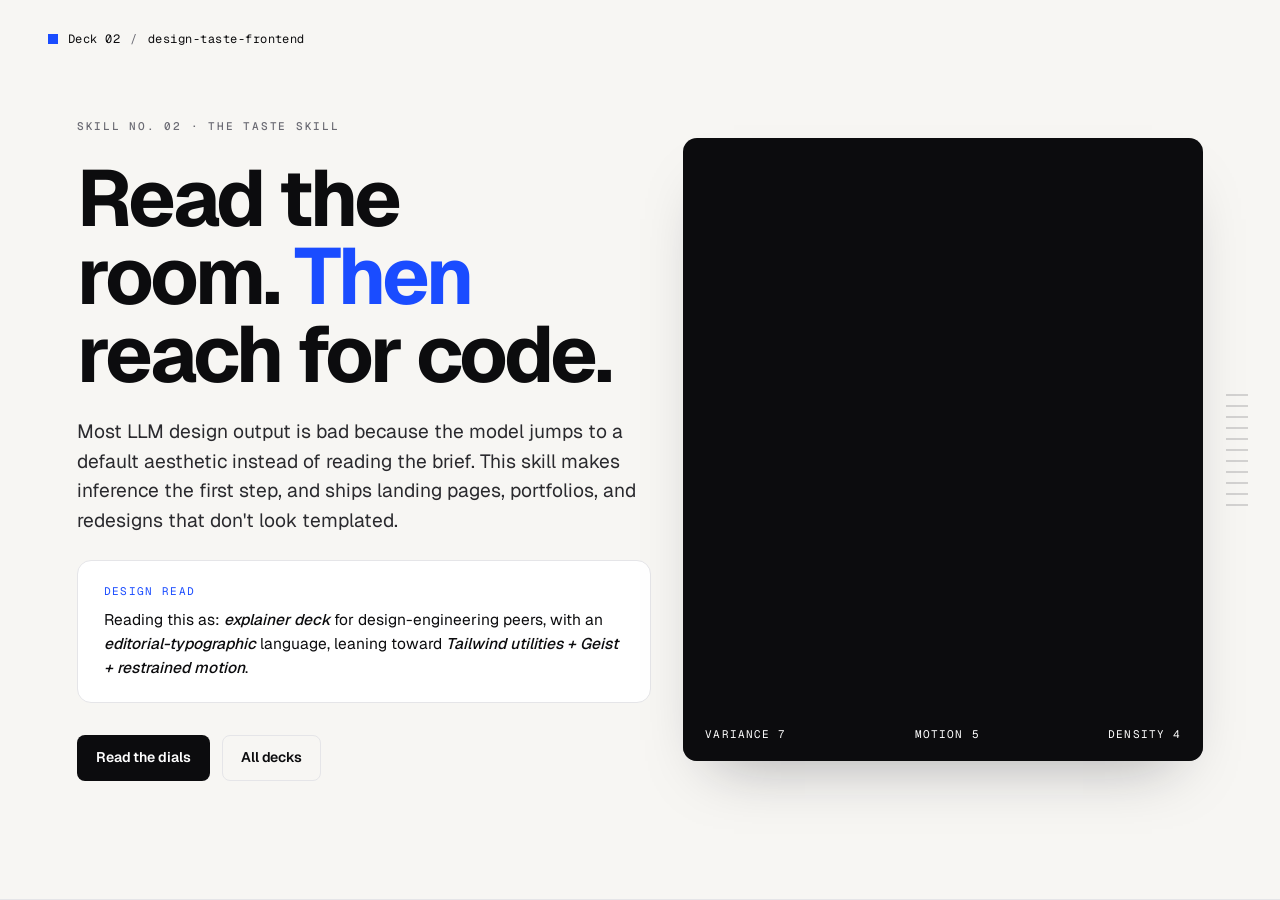
<file: decks/deck-design-taste-frontend.html>
<!doctype html>
<html lang="en">
<head>
<meta charset="utf-8" />
<meta name="viewport" content="width=device-width,initial-scale=1" />
<title>Deck 02 — design-taste-frontend</title>
<link rel="preconnect" href="https://fonts.googleapis.com">
<link rel="preconnect" href="https://fonts.gstatic.com" crossorigin>
<link href="https://fonts.googleapis.com/css2?family=Geist:wght@400;500;600;700&family=Geist+Mono:wght@400;500;600&display=swap" rel="stylesheet">
<style>
  /* ============================================================
     Built per design-taste-frontend (tasteskill) rules.
     Design Read: "Reading this as: explainer deck for design-engineering
       peers, with an editorial-typographic language, leaning toward
       Tailwind utilities + Geist + restrained motion."
     Dials: VARIANCE 7 · MOTION 5 · DENSITY 4
     Stack: Geist + Geist Mono. NOT Inter.
     Palette: Pure monochrome + electric-blue pop (Section 4.2
       alternative). NOT beige+brass, NOT AI-purple.
     Theme lock: light. One theme top to bottom.
     Hero: max 4 elements, fits viewport, ≤pt-24 top padding.
     Eyebrow: max 1 per 3 sections. 11 sections → max 3 eyebrows.
     Section layout repetition: each family appears at most once.
     ============================================================ */
  :root {
    --ink:      #0c0c0e;            /* off-black */
    --ink-2:    #2a2a2e;
    --muted:    #6a6a73;
    --line:     #e5e5e8;
    --line-2:   #efeff2;
    --bg:       #f7f6f3;            /* slightly warm off-white, NOT cream */
    --surface:  #ffffff;
    --accent:   #1a4cff;            /* electric blue, single saturated pop */
    --accent-2: #0c2fa8;
    --accent-soft: #e8edff;

    --sans: "Geist", ui-sans-serif, system-ui, -apple-system, "Segoe UI", sans-serif;
    --mono: "Geist Mono", ui-monospace, SFMono-Regular, Menlo, monospace;

    /* Shape consistency lock — chosen scale: medium soft */
    --r-xs: 4px;
    --r-sm: 8px;
    --r-md: 14px;
    --r-lg: 20px;

    --z-nav: 20;
  }

  * { box-sizing: border-box; }
  html, body { margin: 0; padding: 0; }
  body {
    background: var(--bg);
    color: var(--ink);
    font-family: var(--sans);
    font-size: 16px;
    line-height: 1.55;
    -webkit-font-smoothing: antialiased;
    text-rendering: optimizeLegibility;
  }
  html { scroll-behavior: smooth; }

  main {
    scroll-snap-type: y mandatory;
    overflow-y: auto;
    height: 100vh;
  }
  section.slide {
    scroll-snap-align: start;
    min-height: 100dvh;
    padding: clamp(56px, 7vw, 96px) clamp(24px, 6vw, 88px);
    display: grid;
    align-content: center;
    gap: 32px;
    border-bottom: 1px solid var(--line);
    position: relative;
  }

  /* Typography — sans display, tight tracking */
  h1, h2, h3 {
    font-family: var(--sans);
    color: var(--ink);
    font-weight: 600;
    letter-spacing: -0.025em;
    text-wrap: balance;
    margin: 0;
  }
  h1 { font-size: clamp(2.8rem, 6.2vw, 5.4rem); line-height: 0.98; letter-spacing: -0.038em; font-weight: 700; }
  h1 .accent { color: var(--accent); }
  h2 { font-size: clamp(1.9rem, 3.8vw, 3rem); line-height: 1.04; }
  h3 { font-size: 1.05rem; font-weight: 600; letter-spacing: -0.005em; }
  p  { max-width: 65ch; color: var(--ink-2); text-wrap: pretty; margin: 0; }
  p.lead { font-size: 1.2rem; color: var(--ink-2); max-width: 60ch; }

  /* Eyebrow — used SPARINGLY (the deck is ~11 slides → max 3 eyebrows allowed) */
  .eyebrow {
    font-family: var(--mono);
    font-size: 11px;
    letter-spacing: 0.16em;
    text-transform: uppercase;
    color: var(--muted);
    font-weight: 500;
  }

  /* Top mark */
  header.mark {
    position: fixed;
    top: clamp(20px, 3vw, 30px);
    left: clamp(24px, 4vw, 48px);
    z-index: var(--z-nav);
    display: flex;
    gap: 10px;
    align-items: center;
    font-family: var(--mono);
    font-size: 12px;
    color: var(--ink);
    letter-spacing: 0.04em;
  }
  header.mark .square {
    width: 10px; height: 10px;
    background: var(--accent);
  }

  nav.rail {
    position: fixed;
    right: clamp(16px, 2.5vw, 32px);
    top: 50%;
    transform: translateY(-50%);
    z-index: var(--z-nav);
    display: flex;
    flex-direction: column;
    gap: 10px;
  }
  nav.rail a {
    width: 22px;
    height: 1px;
    background: var(--ink);
    opacity: 0.3;
    transition: opacity 200ms cubic-bezier(0.22,1,0.36,1),
                width    200ms cubic-bezier(0.22,1,0.36,1);
  }
  nav.rail a:hover { opacity: 1; width: 32px; }

  /* ===== Slide 01 — Cover with Design Read PROMINENT ===== */
  /* Anti-center bias: split-screen at variance 7 */
  .cover {
    display: grid;
    grid-template-columns: 1fr;
    align-items: center;
    gap: 48px;
    background: var(--bg);
  }
  @media (min-width: 880px) {
    .cover { grid-template-columns: minmax(0, 1.05fr) minmax(0, 0.95fr); }
  }
  .cover-meta { display: grid; gap: 24px; max-width: 36rem; }
  .read-box {
    border: 1px solid var(--line);
    background: var(--surface);
    border-radius: var(--r-md);
    padding: 22px 26px;
    display: grid;
    gap: 8px;
  }
  .read-box .label {
    font-family: var(--mono);
    font-size: 11px;
    letter-spacing: 0.12em;
    text-transform: uppercase;
    color: var(--accent);
  }
  .read-box .read {
    font-size: 15.5px;
    color: var(--ink);
    line-height: 1.55;
  }
  .read-box .read em { font-style: italic; color: var(--ink); font-weight: 500; }

  /* Hero asset side — visual product (real image required) */
  .cover-asset {
    aspect-ratio: 5 / 6;
    border-radius: var(--r-md);
    background:
      url("https://picsum.photos/seed/taste-skill-editorial-monochrome/900/1100") center/cover no-repeat,
      var(--ink);
    box-shadow: 0 30px 60px -30px rgba(20,20,32,0.35);
    position: relative;
    overflow: hidden;
  }
  .cover-asset::after {
    content: "";
    position: absolute;
    inset: 0;
    background: linear-gradient(180deg, transparent 40%, rgba(12,12,14,0.62) 100%);
    pointer-events: none;
  }
  .cover-asset .caption {
    position: absolute;
    left: 22px; right: 22px; bottom: 18px;
    color: #fff;
    font-family: var(--mono);
    font-size: 11px;
    letter-spacing: 0.1em;
    text-transform: uppercase;
    z-index: 1;
    display: flex;
    justify-content: space-between;
  }
  .cover h1 { max-width: 14ch; }

  /* CTA buttons — text fits one line, max 3 words, scale-on-press feedback */
  .btn-row { display: flex; gap: 12px; flex-wrap: wrap; margin-top: 8px; }
  .btn {
    display: inline-flex; align-items: center; gap: 10px;
    padding: 11px 18px;
    border-radius: var(--r-sm);
    font-family: var(--sans);
    font-weight: 600;
    font-size: 14px;
    letter-spacing: -0.005em;
    cursor: pointer;
    border: 1px solid transparent;
    text-decoration: none;
    transition: transform 160ms cubic-bezier(0.22,1,0.36,1),
                background  180ms cubic-bezier(0.22,1,0.36,1);
    white-space: nowrap;
  }
  .btn:hover { transform: translateY(-1px); }
  .btn:active { transform: scale(0.97); }
  .btn.primary { background: var(--ink); color: #fff; }
  .btn.primary:hover { background: var(--accent); }
  .btn.ghost { background: transparent; color: var(--ink); border-color: var(--line); }
  .btn.ghost:hover { background: var(--surface); }

  /* ===== Slide 02 — Three Dials (different layout family) ===== */
  .dials {
    display: grid;
    grid-template-columns: 1fr;
    gap: 24px;
  }
  @media (min-width: 880px) { .dials { grid-template-columns: repeat(3, 1fr); } }
  .dial {
    border: 1px solid var(--line);
    background: var(--surface);
    border-radius: var(--r-md);
    padding: 26px 26px 22px;
    display: grid;
    gap: 18px;
  }
  .dial .name {
    font-family: var(--mono);
    font-size: 12px;
    letter-spacing: 0.06em;
    color: var(--ink);
    font-weight: 600;
  }
  .dial .value {
    font-family: var(--sans);
    font-size: 4.2rem;
    line-height: 1;
    font-weight: 700;
    letter-spacing: -0.05em;
    color: var(--ink);
  }
  .dial .scale {
    display: flex;
    align-items: end;
    gap: 4px;
    height: 36px;
  }
  .dial .scale span {
    flex: 1;
    background: var(--line);
    border-radius: 1px;
  }
  .dial .scale span.on { background: var(--accent); }
  .dial .ends {
    display: flex;
    justify-content: space-between;
    font-family: var(--mono);
    font-size: 10.5px;
    color: var(--muted);
    letter-spacing: 0.06em;
    text-transform: uppercase;
  }
  .dial p { font-size: 13.5px; color: var(--ink-2); }

  /* ===== Slide 03 — Design system map (table layout — different family) ===== */
  table.map {
    width: 100%;
    border-collapse: collapse;
    background: var(--surface);
    border: 1px solid var(--line);
    border-radius: var(--r-md);
    overflow: hidden;
  }
  table.map th, table.map td {
    text-align: left;
    padding: 14px 18px;
    border-bottom: 1px solid var(--line-2);
    font-size: 14px;
    color: var(--ink-2);
    vertical-align: top;
  }
  table.map th {
    font-family: var(--mono);
    font-size: 11px;
    letter-spacing: 0.08em;
    text-transform: uppercase;
    color: var(--muted);
    background: var(--bg);
  }
  table.map td:first-child {
    color: var(--ink);
    font-weight: 500;
  }
  table.map td code {
    font-family: var(--mono);
    font-size: 12px;
    background: var(--accent-soft);
    color: var(--accent-2);
    padding: 2px 6px;
    border-radius: 4px;
  }
  table.map tr:last-child td { border-bottom: 0; }

  /* ===== Slide 04 — Anti-default (asymmetric do/dont) ===== */
  .dodont {
    display: grid;
    grid-template-columns: 1fr;
    gap: 14px;
  }
  @media (min-width: 880px) {
    .dodont { grid-template-columns: repeat(auto-fit, minmax(260px, 1fr)); }
  }
  .dd {
    padding: 22px;
    border-radius: var(--r-md);
    display: grid;
    gap: 8px;
    border: 1px solid var(--line);
    background: var(--surface);
  }
  .dd .tag {
    font-family: var(--mono);
    font-size: 10.5px;
    letter-spacing: 0.1em;
    text-transform: uppercase;
    font-weight: 600;
  }
  .dd.bad .tag { color: var(--ink); }
  .dd.good .tag { color: var(--accent); }
  .dd strong { font-size: 15px; color: var(--ink); font-weight: 600; }
  .dd p { font-size: 13.5px; }
  .dd.bad { background: var(--bg); border-color: var(--line); position: relative; }
  .dd.bad::before {
    content: "";
    position: absolute;
    inset: 0;
    background:
      repeating-linear-gradient(135deg, transparent 0 11px, rgba(12,12,14,0.04) 11px 12px);
    pointer-events: none;
    border-radius: inherit;
  }

  /* ===== Slide 05 — Hero discipline (bento with rhythm) ===== */
  .bento {
    display: grid;
    grid-template-columns: repeat(6, 1fr);
    grid-auto-rows: minmax(120px, auto);
    gap: 14px;
  }
  .b {
    border: 1px solid var(--line);
    border-radius: var(--r-md);
    background: var(--surface);
    padding: 22px;
    display: grid;
    align-content: space-between;
    gap: 12px;
  }
  .b .h {
    font-size: 13px;
    font-family: var(--mono);
    color: var(--muted);
    letter-spacing: 0.08em;
    text-transform: uppercase;
  }
  .b .v {
    font-size: 1.55rem;
    line-height: 1.05;
    color: var(--ink);
    letter-spacing: -0.025em;
    font-weight: 600;
  }
  .b p { font-size: 13.5px; max-width: 38ch; }
  .b1 { grid-column: span 6; }
  @media (min-width: 720px) {
    .b1 { grid-column: span 4; grid-row: span 2; background: var(--ink); color: #fff; }
    .b1 .h { color: rgba(255,255,255,0.7); }
    .b1 .v { color: #fff; font-size: 2.2rem; }
    .b1 p  { color: rgba(255,255,255,0.78); }
    .b2 { grid-column: span 2; }
    .b3 { grid-column: span 2; background: var(--accent); color: #fff; }
    .b3 .h { color: rgba(255,255,255,0.85); }
    .b3 .v { color: #fff; }
    .b4 { grid-column: span 3; }
    .b5 { grid-column: span 3; }
  }

  /* ===== Slide 06 — Eyebrow restraint (a horizontal scroll-snap pill row, different family) ===== */
  .pill-row {
    display: flex;
    gap: 12px;
    overflow-x: auto;
    padding: 6px 2px 12px;
    scroll-snap-type: x mandatory;
  }
  .pill-row::-webkit-scrollbar { height: 6px; }
  .pill-row::-webkit-scrollbar-thumb { background: var(--line); border-radius: 4px; }
  .pill {
    scroll-snap-align: start;
    flex: 0 0 auto;
    border: 1px solid var(--line);
    background: var(--surface);
    border-radius: 999px;
    padding: 18px 24px;
    display: grid;
    gap: 6px;
    min-width: 260px;
  }
  .pill .k {
    font-family: var(--mono);
    font-size: 11px;
    letter-spacing: 0.08em;
    text-transform: uppercase;
    color: var(--muted);
  }
  .pill .v { font-size: 15px; font-weight: 500; color: var(--ink); letter-spacing: -0.005em; }

  /* ===== Slide 07 — Layout diversification (single-column manifesto layout) ===== */
  .manifesto {
    max-width: 60ch;
    display: grid;
    gap: 20px;
  }
  .manifesto .rule {
    display: grid;
    grid-template-columns: 20px 1fr;
    gap: 14px;
    align-items: start;
  }
  .manifesto .rule .b {
    width: 8px; height: 8px;
    background: var(--accent);
    margin-top: 9px;
  }
  .manifesto .rule p { margin: 0; font-size: 15px; color: var(--ink); max-width: 56ch; }
  .manifesto .rule p strong { color: var(--ink); font-weight: 600; }

  /* ===== Slide 08 — Color calibration (swatch grid + ban callouts, different family) ===== */
  .palette-row { display: grid; gap: 16px; }
  @media (min-width: 760px) { .palette-row { grid-template-columns: 1.1fr 0.9fr; } }
  .swatches {
    display: grid;
    grid-template-columns: repeat(5, 1fr);
    gap: 8px;
  }
  .sw {
    aspect-ratio: 1;
    border-radius: var(--r-sm);
    border: 1px solid var(--line);
    display: grid;
    align-content: end;
    padding: 8px;
    font-family: var(--mono);
    font-size: 9.5px;
    letter-spacing: 0.04em;
    text-transform: lowercase;
    color: var(--ink);
  }
  .sw.dark { background: var(--ink); color: #fff; border-color: var(--ink); }
  .sw.mid  { background: var(--ink-2); color: #fff; border-color: var(--ink-2); }
  .sw.mut  { background: var(--muted); color: #fff; border-color: var(--muted); }
  .sw.line { background: var(--line); }
  .sw.bg   { background: var(--bg); }
  .sw.surf { background: var(--surface); }
  .sw.accent { background: var(--accent); color: #fff; border-color: var(--accent); }
  .sw.accent2{ background: var(--accent-2); color: #fff; border-color: var(--accent-2); }
  .sw.soft { background: var(--accent-soft); }

  .ban-list {
    display: grid;
    gap: 10px;
  }
  .ban-row {
    display: grid;
    grid-template-columns: 1fr;
    gap: 6px;
    padding: 14px 16px;
    border: 1px solid var(--line);
    border-radius: var(--r-sm);
    background: var(--surface);
  }
  .ban-row .head {
    display: flex;
    justify-content: space-between;
    align-items: baseline;
    gap: 10px;
  }
  .ban-row .name { font-weight: 600; color: var(--ink); font-size: 14.5px; }
  .ban-row .x {
    font-family: var(--mono);
    font-size: 10.5px;
    letter-spacing: 0.1em;
    text-transform: uppercase;
    color: var(--accent);
  }
  .ban-row p { font-size: 13px; }

  /* ===== Slide 09 — Image strategy (real image overlays, no fake screenshots) ===== */
  .img-grid {
    display: grid;
    grid-template-columns: 1fr;
    gap: 16px;
  }
  @media (min-width: 800px) { .img-grid { grid-template-columns: 1.4fr 1fr 1fr; } }
  .img {
    border-radius: var(--r-md);
    overflow: hidden;
    aspect-ratio: 4 / 3;
    position: relative;
    background: var(--ink);
  }
  .img img {
    width: 100%; height: 100%; object-fit: cover; display: block;
    filter: grayscale(0.05);
  }
  .img .cap {
    position: absolute;
    left: 14px; right: 14px; bottom: 12px;
    color: #fff;
    font-family: var(--mono);
    font-size: 11px;
    letter-spacing: 0.05em;
    text-shadow: 0 1px 2px rgba(0,0,0,0.4);
  }
  .img.tall { aspect-ratio: 3 / 4; }

  /* ===== Slide 10 — Pre-Flight checklist (final form: checklist UI, different family) ===== */
  .preflight {
    display: grid;
    gap: 10px;
  }
  .pf {
    display: grid;
    grid-template-columns: 28px 1fr auto;
    gap: 14px;
    align-items: center;
    padding: 14px 18px;
    background: var(--surface);
    border: 1px solid var(--line);
    border-radius: var(--r-sm);
  }
  .pf .chk {
    width: 18px; height: 18px;
    border-radius: 4px;
    background: var(--accent);
    color: #fff;
    display: grid; place-items: center;
    font-family: var(--mono);
    font-size: 12px;
    font-weight: 700;
  }
  .pf .what { font-size: 14px; color: var(--ink); font-weight: 500; }
  .pf .why  { font-size: 12.5px; color: var(--muted); font-family: var(--mono); letter-spacing: 0.02em; }

  /* ===== End slide ===== */
  .end {
    background: var(--ink);
    color: #fff;
  }
  .end h2 { color: #fff; }
  .end p  { color: rgba(255,255,255,0.72); }
  .end .eyebrow { color: rgba(255,255,255,0.55); }
  .end .btn.primary { background: var(--accent); }
  .end .btn.primary:hover { background: #4f7bff; }
  .end .btn.ghost  { color: #fff; border-color: rgba(255,255,255,0.2); }
  .end .btn.ghost:hover { background: rgba(255,255,255,0.05); }
  .end .stat-row {
    display: grid;
    gap: 0;
    grid-template-columns: repeat(auto-fit, minmax(160px, 1fr));
    border: 1px solid rgba(255,255,255,0.15);
    border-radius: var(--r-md);
    overflow: hidden;
  }
  .end .stat {
    padding: 22px;
    background: rgba(255,255,255,0.03);
    border-right: 1px solid rgba(255,255,255,0.1);
    display: grid;
    gap: 4px;
  }
  .end .stat:last-child { border-right: 0; }
  .end .stat .lbl {
    font-family: var(--mono);
    font-size: 10.5px;
    letter-spacing: 0.1em;
    text-transform: uppercase;
    color: rgba(255,255,255,0.55);
  }
  .end .stat .vv { font-size: 1.6rem; font-weight: 600; color: #fff; letter-spacing: -0.025em; }

  /* Reduced-motion */
  @media (prefers-reduced-motion: reduce) {
    * { animation-duration: 0.001ms !important; transition-duration: 0.001ms !important; }
  }
</style>
</head>
<body>

<header class="mark">
  <span class="square" aria-hidden="true"></span>
  <span>Deck 02</span>
  <span style="color: var(--muted);">/</span>
  <span>design-taste-frontend</span>
</header>

<nav class="rail" aria-label="Slides">
  <a href="#s1"></a><a href="#s2"></a><a href="#s3"></a><a href="#s4"></a><a href="#s5"></a>
  <a href="#s6"></a><a href="#s7"></a><a href="#s8"></a><a href="#s9"></a><a href="#s10"></a>
  <a href="#s11"></a>
</nav>

<main>

  <!-- 01 — Cover (split-screen, anti-center bias at VARIANCE 7) -->
  <section id="s1" class="slide cover">
    <div class="cover-meta">
      <span class="eyebrow">Skill no. 02 · the taste skill</span>
      <h1>Read the room. <span class="accent">Then</span> reach for code.</h1>
      <p class="lead">Most LLM design output is bad because the model jumps to a default aesthetic instead of reading the brief. This skill makes inference the first step, and ships landing pages, portfolios, and redesigns that don't look templated.</p>

      <div class="read-box">
        <span class="label">Design Read</span>
        <p class="read">Reading this as: <em>explainer deck</em> for design-engineering peers, with an <em>editorial-typographic</em> language, leaning toward <em>Tailwind utilities + Geist + restrained motion</em>.</p>
      </div>

      <div class="btn-row">
        <a class="btn primary" href="#s2">Read the dials</a>
        <a class="btn ghost" href="index.html">All decks</a>
      </div>
    </div>

    <div class="cover-asset" aria-label="Cover photography">
      <div class="caption">
        <span>VARIANCE 7</span>
        <span>MOTION 5</span>
        <span>DENSITY 4</span>
      </div>
    </div>
  </section>

  <!-- 02 — The Three Dials (grid family) -->
  <section id="s2" class="slide">
    <h2>The three dials.</h2>
    <p>After the Design Read, set three dials. Every layout, motion, and density decision below is gated by them. Baseline 8 / 6 / 4. The read can override.</p>
    <div class="dials">
      <div class="dial">
        <span class="name">VARIANCE</span>
        <span class="value">7</span>
        <div class="scale">
          <span></span><span></span><span></span><span></span>
          <span class="on"></span><span class="on"></span><span class="on"></span>
          <span></span><span></span><span></span>
        </div>
        <div class="ends"><span>Symmetry</span><span>Chaos</span></div>
        <p>Layout asymmetry, breaking-from-template energy. 1 means perfect grid. 10 means artsy collage.</p>
      </div>
      <div class="dial">
        <span class="name">MOTION</span>
        <span class="value">5</span>
        <div class="scale">
          <span></span><span></span><span></span>
          <span class="on"></span><span class="on"></span>
          <span></span><span></span><span></span><span></span><span></span>
        </div>
        <div class="ends"><span>Static</span><span>Cinematic</span></div>
        <p>How much the page moves. 5 is restrained: entry transitions, scroll-reveal, hover physics on CTAs.</p>
      </div>
      <div class="dial">
        <span class="name">DENSITY</span>
        <span class="value">4</span>
        <div class="scale">
          <span></span><span></span>
          <span class="on"></span><span class="on"></span>
          <span></span><span></span><span></span><span></span><span></span><span></span>
        </div>
        <div class="ends"><span>Gallery</span><span>Cockpit</span></div>
        <p>How packed the surface is. 4 is editorial breathing room; 8 is dashboard.</p>
      </div>
    </div>
  </section>

  <!-- 03 — Brief → Design System Map (table family) -->
  <section id="s3" class="slide">
    <h2>Brief → System map.</h2>
    <p>When the brief reads as one of these, reach for the <em>official</em> package. Don't reinvent. Don't import tokens and override 90% of them.</p>
    <table class="map">
      <thead>
        <tr>
          <th>Brief reads as…</th>
          <th>Reach for</th>
          <th>Why</th>
        </tr>
      </thead>
      <tbody>
        <tr><td>Enterprise SaaS · dashboards</td><td><code>@fluentui/react-components</code></td><td>Official Fluent UI, Microsoft tokens, a11y done</td></tr>
        <tr><td>Material-flavored product</td><td><code>@material/web</code></td><td>Theme-able via Material Theming</td></tr>
        <tr><td>B2B analytics · IBM-style</td><td><code>@carbon/react</code></td><td>Mature data-density patterns</td></tr>
        <tr><td>Shopify admin surface</td><td><code>polaris.js</code></td><td>Required for admin UI</td></tr>
        <tr><td>Atlassian / Jira product</td><td><code>@atlaskit/*</code></td><td>Official Atlassian DS</td></tr>
        <tr><td>GitHub-style devtool / brand</td><td><code>@primer/css</code></td><td>Primer; brand variant for marketing</td></tr>
        <tr><td>UK public-sector service</td><td><code>govuk-frontend</code></td><td>Legally / regulatorily expected</td></tr>
        <tr><td>US public-sector trust-first</td><td><code>uswds</code></td><td>Same</td></tr>
        <tr><td>Modern accessible React</td><td><code>@radix-ui/themes</code></td><td>Primitives + polished theme</td></tr>
        <tr><td>SaaS where you own components</td><td><code>shadcn/ui</code></td><td>Own the code, easy to customise</td></tr>
        <tr><td>Tailwind-based modern SaaS</td><td><code>tailwindcss v4</code></td><td>Default for indie + small team builds</td></tr>
      </tbody>
    </table>
  </section>

  <!-- 04 — Anti-default (do/don't asymmetric family) -->
  <section id="s4" class="slide">
    <span class="eyebrow">02 of 03 eyebrows used</span>
    <h2>Anti-default discipline.</h2>
    <p>Override the LLM reflex. Every default below has a context-aware replacement.</p>
    <div class="dodont">
      <div class="dd bad"><span class="tag">Avoid</span><strong>AI-purple gradients</strong><p>No auto purple button glows. No mesh gradients on a centered hero.</p></div>
      <div class="dd good"><span class="tag">Reach for</span><strong>One saturated accent</strong><p>Neutral base (Zinc / Slate / Stone) + a single high-contrast accent.</p></div>
      <div class="dd bad"><span class="tag">Avoid</span><strong>Inter + slate-900</strong><p>The default tells. Inter is OK only when the brief explicitly wants neutral.</p></div>
      <div class="dd good"><span class="tag">Reach for</span><strong>Geist · Outfit · Cabinet Grotesk</strong><p>Sans display fonts are the right default. Black is not "boring."</p></div>
      <div class="dd bad"><span class="tag">Avoid</span><strong>Beige + brass + espresso</strong><p>The premium-consumer AI default. Every cookware, every wellness, every artisan brief.</p></div>
      <div class="dd good"><span class="tag">Reach for</span><strong>Rotated palettes</strong><p>Cobalt+cream · forest+amber · terracotta+slate · black+tan · monochrome+pop.</p></div>
      <div class="dd bad"><span class="tag">Avoid</span><strong>Centered hero over mesh</strong><p>Avoided at VARIANCE > 4. Split, asymmetric, scroll-pinned instead.</p></div>
      <div class="dd good"><span class="tag">Reach for</span><strong>Split-screen + real photography</strong><p>50/50, left-content / right-asset, or asymmetric white-space.</p></div>
    </div>
  </section>

  <!-- 05 — Hero discipline (bento with rhythm) -->
  <section id="s5" class="slide">
    <h2>Hero discipline.</h2>
    <p>The hero is a single moment, not a feature list. Max 4 text elements. Fits in the initial viewport. Top padding ≤ 6rem.</p>
    <div class="bento">
      <div class="b b1">
        <span class="h">Hero stack (max 4)</span>
        <div>
          <div class="v">Eyebrow · Headline · Sub · CTA</div>
          <p>Pick ZERO or ONE small element above the headline. Subtext max 20 words, max 4 lines. CTAs: 1 primary + at most 1 secondary.</p>
        </div>
      </div>
      <div class="b b2">
        <span class="h">Viewport</span>
        <span class="v">100dvh</span>
        <p>Never <code>h-screen</code>. iOS Safari jumps the bar.</p>
      </div>
      <div class="b b3">
        <span class="h">Top padding</span>
        <span class="v">pt-24 cap</span>
        <p>More floats content halfway down. Increase scale instead.</p>
      </div>
      <div class="b b4">
        <span class="h">Banned in hero</span>
        <p>Tiny tagline below CTAs · trust micro-strip · pricing teaser · feature bullets · avatar row. All move below.</p>
      </div>
      <div class="b b5">
        <span class="h">Trust logos</span>
        <p>"Used by" wall belongs UNDER the hero. Real SVGs, not text wordmarks.</p>
      </div>
    </div>
  </section>

  <!-- 06 — Eyebrow restraint (pill-row family) -->
  <section id="s6" class="slide">
    <h2>Eyebrow restraint.</h2>
    <p>The single most-violated rule. Max one eyebrow per three sections. This deck has 11 slides → 3 eyebrows total, and you've now seen all of them.</p>
    <div class="pill-row" role="list">
      <div class="pill" role="listitem"><span class="k">Rule</span><span class="v">Max 1 eyebrow per 3 sections</span></div>
      <div class="pill" role="listitem"><span class="k">Detect</span><span class="v">Count <code style="font-family:var(--mono);font-size:11px;">uppercase tracking</code> instances</span></div>
      <div class="pill" role="listitem"><span class="k">Fail if</span><span class="v">count > ceil(sections / 3)</span></div>
      <div class="pill" role="listitem"><span class="k">Fix</span><span class="v">Drop it. Headline alone is enough.</span></div>
      <div class="pill" role="listitem"><span class="k">Why</span><span class="v">Eyebrow on every section is AI grammar</span></div>
    </div>
  </section>

  <!-- 07 — Layout diversification (manifesto family) -->
  <section id="s7" class="slide">
    <h2>Layout diversification.</h2>
    <p>Once a layout family appears, it's used at most once on the page. The skill itself enforces this — every slide of this deck uses a different family.</p>
    <div class="manifesto">
      <div class="rule"><span class="b"></span><p><strong>Section-layout repetition ban.</strong> A landing page with 8 sections must use at least 4 different families.</p></div>
      <div class="rule"><span class="b"></span><p><strong>Zigzag cap.</strong> Max 2 consecutive "left-image + right-text" rows. The 3rd is a Pre-Flight Fail.</p></div>
      <div class="rule"><span class="b"></span><p><strong>Bento cell-count rule.</strong> 3 items → 3 cells. 5 items → 5 cells. Never paste a blank tile.</p></div>
      <div class="rule"><span class="b"></span><p><strong>Bento background diversity.</strong> At least 2-3 cells in a multi-cell grid need real visual variation: an image, a tint, a pattern.</p></div>
      <div class="rule"><span class="b"></span><p><strong>Split-header ban.</strong> Left-big-headline + right-floaty-paragraph as a section header — banned by default. Stack vertically instead.</p></div>
      <div class="rule"><span class="b"></span><p><strong>Marquee max-one-per-page.</strong> Horizontal kinetic strips are fine once. Two reads as lazy filler.</p></div>
    </div>
  </section>

  <!-- 08 — Color calibration (palette + ban list family) -->
  <section id="s8" class="slide">
    <h2>Color calibration.</h2>
    <p>One palette per project. One accent. Saturation under 80% by default. Once chosen, it's locked across every section.</p>
    <div class="palette-row">
      <div>
        <div class="swatches" aria-label="Active palette">
          <div class="sw dark">ink</div>
          <div class="sw mid">ink-2</div>
          <div class="sw mut">muted</div>
          <div class="sw line">line</div>
          <div class="sw bg">bg</div>
          <div class="sw surf" style="border-color: var(--line);">surface</div>
          <div class="sw accent">accent</div>
          <div class="sw accent2">accent-2</div>
          <div class="sw soft">soft</div>
        </div>
        <p style="margin-top:16px; font-size: 13.5px;">This deck uses the <strong>monochrome + electric blue pop</strong> rotation — one of Section 4.2's named alternatives to the banned beige+brass.</p>
      </div>
      <div class="ban-list">
        <div class="ban-row">
          <div class="head"><span class="name">The Lila rule</span><span class="x">ban</span></div>
          <p>The "AI purple / blue glow" aesthetic is the saturated default. No auto button glows. No random neon gradients.</p>
        </div>
        <div class="ban-row">
          <div class="head"><span class="name">Premium-consumer beige+brass</span><span class="x">ban</span></div>
          <p>The whole cookware/wellness/artisan default palette. Banned unless the brief explicitly names those colors.</p>
        </div>
        <div class="ban-row">
          <div class="head"><span class="name">Section accent fluctuation</span><span class="x">ban</span></div>
          <p>Warm-grey site doesn't get a blue CTA in section 7. Lock the accent. Audit every component.</p>
        </div>
        <div class="ban-row">
          <div class="head"><span class="name">Theme inversion mid-page</span><span class="x">ban</span></div>
          <p>Pick light, dark, or auto at page level. No light-cream section sandwiched in a dark layout.</p>
        </div>
      </div>
    </div>
  </section>

  <!-- 09 — Image strategy (image grid family) -->
  <section id="s9" class="slide">
    <span class="eyebrow">03 of 03 eyebrows used</span>
    <h2>Image strategy.</h2>
    <p>Landing pages are visual products. Text-only pages with fake-screenshot divs are slop. Image-gen first, real photography second, TODO placeholder last.</p>
    <div class="img-grid">
      <div class="img">
        <img loading="lazy" src="https://picsum.photos/seed/tasteskill-editorial-1/900/700" alt="Editorial photography sample" />
        <span class="cap">image-gen first</span>
      </div>
      <div class="img tall">
        <img loading="lazy" src="https://picsum.photos/seed/tasteskill-editorial-2/700/900" alt="Studio still life sample" />
        <span class="cap">real photography</span>
      </div>
      <div class="img tall">
        <img loading="lazy" src="https://picsum.photos/seed/tasteskill-editorial-3/700/900" alt="Architectural sample" />
        <span class="cap">labeled TODO last</span>
      </div>
    </div>
    <p style="font-size: 13.5px; color: var(--muted); font-family: var(--mono);">Sources cycled via <code>https://picsum.photos/seed/{descriptive-seed}/{w}/{h}</code></p>
  </section>

  <!-- 10 — Pre-Flight checklist (checklist family, never seen before in this deck) -->
  <section id="s10" class="slide">
    <h2>Pre-Flight checklist.</h2>
    <p>Mandatory before shipping. Fail any of these and the work is broken, not "almost there."</p>
    <div class="preflight">
      <div class="pf"><span class="chk">✓</span><span class="what">Hero fits in 100dvh on a 13" laptop</span><span class="why">layout · hero</span></div>
      <div class="pf"><span class="chk">✓</span><span class="what">CTA labels fit one line at desktop</span><span class="why">a11y · buttons</span></div>
      <div class="pf"><span class="chk">✓</span><span class="what">Body text passes WCAG AA contrast (4.5:1)</span><span class="why">a11y · color</span></div>
      <div class="pf"><span class="chk">✓</span><span class="what">No duplicate-intent CTAs on the page</span><span class="why">copy · cta</span></div>
      <div class="pf"><span class="chk">✓</span><span class="what">Eyebrow count ≤ ceil(sections / 3)</span><span class="why">layout · eyebrow</span></div>
      <div class="pf"><span class="chk">✓</span><span class="what">Each layout family used at most once</span><span class="why">layout · sections</span></div>
      <div class="pf"><span class="chk">✓</span><span class="what">Real images present (no fake-screenshot divs)</span><span class="why">assets · imagery</span></div>
      <div class="pf"><span class="chk">✓</span><span class="what">One palette, one accent, theme locked</span><span class="why">color · theme</span></div>
      <div class="pf"><span class="chk">✓</span><span class="what">Motion claimed = motion shown (or dial dropped)</span><span class="why">motion · intent</span></div>
      <div class="pf"><span class="chk">✓</span><span class="what">Copy self-audit: no AI cute-but-wrong phrases</span><span class="why">copy · audit</span></div>
    </div>
  </section>

  <!-- 11 — End -->
  <section id="s11" class="slide end">
    <h2>The taste skill, in one sentence.</h2>
    <p class="lead">Read the brief, infer the design read, set three dials, pick a real system when one fits, and ship landing pages that don't look templated — with mechanical Pre-Flight checks to catch the AI reflex.</p>
    <div class="stat-row">
      <div class="stat"><span class="lbl">Scope</span><span class="vv">Landing / portfolio</span></div>
      <div class="stat"><span class="lbl">Dials</span><span class="vv">3 · 1–10</span></div>
      <div class="stat"><span class="lbl">Banned defaults</span><span class="vv">22+</span></div>
      <div class="stat"><span class="lbl">Pre-Flight</span><span class="vv">Mandatory</span></div>
    </div>
    <div class="btn-row">
      <a class="btn primary" href="deck-emil-design-eng.html">Next · emil-design-eng →</a>
      <a class="btn ghost" href="deck-impeccable.html">← Back · impeccable</a>
    </div>
  </section>

</main>
</body>
</html>
</file>
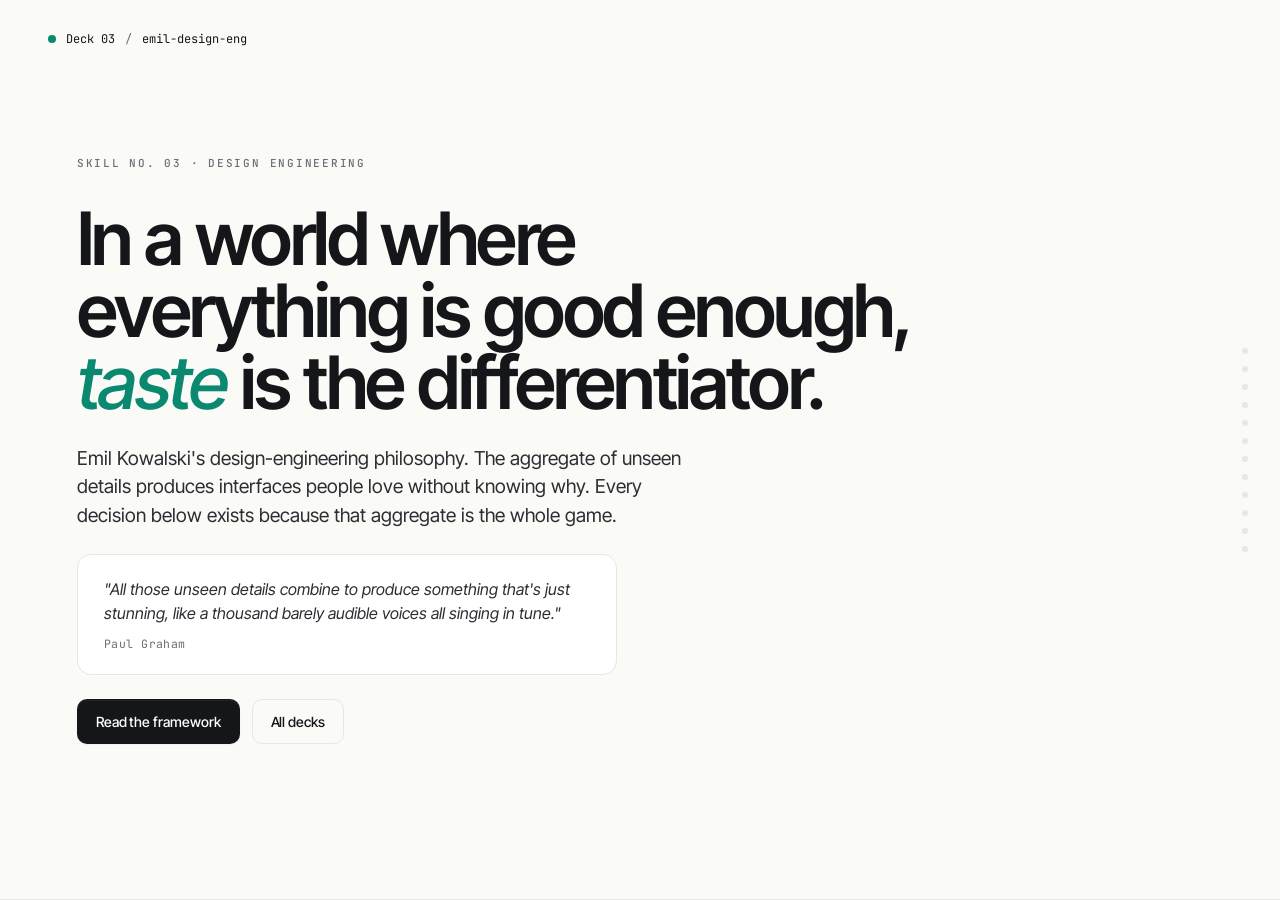
<file: decks/deck-emil-design-eng.html>
<!doctype html>
<html lang="en">
<head>
<meta charset="utf-8" />
<meta name="viewport" content="width=device-width,initial-scale=1" />
<title>Deck 03 — emil-design-eng</title>
<link rel="preconnect" href="https://fonts.googleapis.com">
<link rel="preconnect" href="https://fonts.gstatic.com" crossorigin>
<link href="https://fonts.googleapis.com/css2?family=Inter+Tight:wght@400;500;600;700&family=JetBrains+Mono:wght@400;500;600&display=swap" rel="stylesheet">
<style>
  /* ============================================================
     Built per emil-design-eng's principles. The deck embodies
     the philosophy: every button has scale(0.97) on :active,
     every entry uses scale(0.95)+opacity (never scale(0)),
     popovers honor transform-origin, asymmetric enter/exit
     timing, stagger between items, custom easing curves, and
     reduced-motion always handled.
     ============================================================ */
  :root {
    /* Custom easing curves — stronger than CSS defaults */
    --ease-out:     cubic-bezier(0.23, 1, 0.32, 1);
    --ease-in-out:  cubic-bezier(0.77, 0, 0.175, 1);
    --ease-drawer:  cubic-bezier(0.32, 0.72, 0, 1);
    --ease-snap:    cubic-bezier(0.22, 1, 0.36, 1);

    /* Palette — refined editorial */
    --bg:       #fafaf7;
    --surface:  #ffffff;
    --ink:      #15161a;
    --ink-2:    #2c2d33;
    --muted:    #6c6e76;
    --line:     #e7e7e3;
    --line-2:   #f0f0ec;
    --accent:   #0b8870;       /* muted emerald */
    --accent-2: #066856;
    --accent-soft: #e5f3ef;
    --warn:     #c2410c;
    --warn-soft:#fbe7d8;

    --sans: "Inter Tight", ui-sans-serif, system-ui, -apple-system, sans-serif;
    --mono: "JetBrains Mono", ui-monospace, SFMono-Regular, Menlo, monospace;

    --r-xs: 6px;
    --r-sm: 10px;
    --r-md: 14px;
    --r-lg: 18px;

    --z-nav: 20;
    --z-popover: 50;
  }
  * { box-sizing: border-box; }
  html, body { margin: 0; padding: 0; }
  html { scroll-behavior: smooth; }
  body {
    background: var(--bg);
    color: var(--ink);
    font-family: var(--sans);
    font-size: 16px;
    line-height: 1.5;
    -webkit-font-smoothing: antialiased;
  }

  main {
    scroll-snap-type: y mandatory;
    overflow-y: auto;
    height: 100vh;
  }
  section.slide {
    scroll-snap-align: start;
    min-height: 100dvh;
    padding: clamp(56px, 7vw, 92px) clamp(24px, 6vw, 88px);
    display: grid;
    align-content: center;
    gap: 32px;
    border-bottom: 1px solid var(--line);
    position: relative;
  }

  h1, h2, h3 {
    color: var(--ink);
    font-weight: 600;
    letter-spacing: -0.025em;
    text-wrap: balance;
    margin: 0;
  }
  h1 { font-size: clamp(2.6rem, 6vw, 4.6rem); line-height: 0.98; letter-spacing: -0.035em; font-weight: 600; }
  h2 { font-size: clamp(1.8rem, 3.6vw, 2.8rem); line-height: 1.05; }
  h3 { font-size: 1.05rem; letter-spacing: -0.005em; }
  p  { max-width: 64ch; color: var(--ink-2); text-wrap: pretty; margin: 0; }
  p.lead { font-size: 1.2rem; max-width: 58ch; }
  code { font-family: var(--mono); font-size: 0.92em; background: var(--line-2); padding: 1px 6px; border-radius: 4px; color: var(--ink); }

  .eyebrow {
    font-family: var(--mono);
    font-size: 11px;
    letter-spacing: 0.16em;
    text-transform: uppercase;
    color: var(--muted);
    font-weight: 500;
  }

  /* Top mark + nav */
  header.mark {
    position: fixed;
    top: clamp(20px, 3vw, 30px);
    left: clamp(24px, 4vw, 48px);
    z-index: var(--z-nav);
    display: flex; gap: 10px; align-items: center;
    font-family: var(--mono);
    font-size: 12px;
    color: var(--ink);
  }
  header.mark .dot { width: 8px; height: 8px; background: var(--accent); border-radius: 50%; }
  nav.rail {
    position: fixed;
    right: clamp(16px, 2.5vw, 32px);
    top: 50%;
    transform: translateY(-50%);
    z-index: var(--z-nav);
    display: flex; flex-direction: column; gap: 12px;
  }
  nav.rail a {
    width: 6px; height: 6px; border-radius: 50%;
    background: var(--line);
    transition: background 180ms var(--ease-out), transform 180ms var(--ease-out);
  }
  nav.rail a:hover { background: var(--ink); transform: scale(1.4); }

  /* ===== Buttons — every button scales to 0.97 on :active ===== */
  .btn {
    display: inline-flex; align-items: center; gap: 10px;
    padding: 11px 18px;
    border-radius: var(--r-sm);
    font-family: var(--sans);
    font-weight: 500;
    font-size: 14px;
    letter-spacing: -0.005em;
    cursor: pointer;
    border: 1px solid transparent;
    text-decoration: none;
    transition:
      transform 160ms var(--ease-out),
      background 180ms var(--ease-out),
      box-shadow 200ms var(--ease-out);
    white-space: nowrap;
  }
  .btn:hover { transform: translateY(-1px); }
  .btn:active { transform: scale(0.97); transition-duration: 100ms; }
  .btn.primary { background: var(--ink); color: #fff; box-shadow: 0 1px 0 rgba(255,255,255,0.06) inset, 0 1px 2px rgba(0,0,0,0.05); }
  .btn.primary:hover { background: #000; }
  .btn.ghost   { background: transparent; color: var(--ink); border-color: var(--line); }
  .btn.ghost:hover { background: var(--surface); }
  .btn.accent  { background: var(--accent); color: #fff; }
  .btn.accent:hover { background: var(--accent-2); }
  .btn-row { display: flex; gap: 12px; flex-wrap: wrap; }

  /* ===== Slide 01 — Cover ===== */
  .cover { display: grid; align-content: center; gap: 28px; }
  .cover .stack { max-width: 920px; display: grid; gap: 24px; }
  .cover h1 em { font-style: italic; color: var(--accent); font-weight: 500; }
  .cover .quote {
    border-left: none;
    padding: 22px 26px;
    background: var(--surface);
    border: 1px solid var(--line);
    border-radius: var(--r-md);
    max-width: 60ch;
    font-size: 16px;
    color: var(--ink-2);
    font-style: italic;
  }
  .cover .quote cite {
    display: block;
    margin-top: 10px;
    font-style: normal;
    font-family: var(--mono);
    font-size: 11.5px;
    color: var(--muted);
    letter-spacing: 0.04em;
  }

  /* ===== Slide 02 — Animation decision framework (flow with subtle stagger reveal) ===== */
  .framework {
    display: grid;
    gap: 12px;
    max-width: 880px;
  }
  .step {
    display: grid;
    grid-template-columns: 36px 1fr;
    gap: 20px;
    padding: 22px 24px;
    background: var(--surface);
    border: 1px solid var(--line);
    border-radius: var(--r-md);
    opacity: 0;
    transform: scale(0.97) translateY(6px);
    transition:
      opacity 500ms var(--ease-out),
      transform 500ms var(--ease-out);
  }
  .step.in {
    opacity: 1;
    transform: scale(1) translateY(0);
  }
  .step .n {
    width: 28px; height: 28px;
    border-radius: 50%;
    background: var(--ink);
    color: #fff;
    display: grid; place-items: center;
    font-family: var(--mono);
    font-size: 12px;
    font-weight: 500;
  }
  .step h4 { margin: 0 0 6px; font-size: 15px; color: var(--ink); font-weight: 600; }
  .step p  { font-size: 14px; margin: 0; }

  /* ===== Slide 03 — Easing curves (visual curves + interactive sample) ===== */
  .ease-grid {
    display: grid;
    gap: 18px;
  }
  @media (min-width: 880px) { .ease-grid { grid-template-columns: repeat(2, 1fr); } }
  .ease-card {
    border: 1px solid var(--line);
    background: var(--surface);
    border-radius: var(--r-md);
    padding: 24px;
    display: grid;
    gap: 14px;
  }
  .ease-card .name {
    font-family: var(--mono);
    font-size: 12px;
    color: var(--muted);
    letter-spacing: 0.05em;
  }
  .ease-card .formula {
    font-family: var(--mono);
    font-size: 13px;
    color: var(--ink);
    background: var(--line-2);
    padding: 8px 12px;
    border-radius: 6px;
    width: fit-content;
  }
  .ease-card svg { width: 100%; height: 80px; }
  .ease-card svg path { stroke: var(--accent); stroke-width: 2; fill: none; }
  .ease-card svg .baseline { stroke: var(--line); stroke-width: 1; }
  .ease-card .demo {
    display: flex;
    align-items: center;
    gap: 12px;
  }
  .ease-card .puck {
    width: 14px; height: 14px;
    border-radius: 4px;
    background: var(--ink);
    transition: transform 600ms var(--ease-out);
  }
  .ease-card.ease-in-out .puck { transition-timing-function: var(--ease-in-out); }
  .ease-card .track {
    flex: 1;
    height: 1px;
    background: var(--line);
    position: relative;
  }
  .ease-card .run:hover ~ .demo .puck,
  .ease-card:hover .puck { transform: translateX(220px); }

  /* ===== Slide 04 — Speed table ===== */
  table.spd {
    width: 100%;
    border-collapse: collapse;
    background: var(--surface);
    border: 1px solid var(--line);
    border-radius: var(--r-md);
    overflow: hidden;
  }
  table.spd th, table.spd td {
    text-align: left;
    padding: 14px 18px;
    border-bottom: 1px solid var(--line-2);
    font-size: 14px;
    color: var(--ink-2);
  }
  table.spd th {
    font-family: var(--mono);
    font-size: 11px;
    letter-spacing: 0.08em;
    text-transform: uppercase;
    color: var(--muted);
    background: var(--bg);
  }
  table.spd td:first-child { color: var(--ink); font-weight: 500; }
  table.spd td.dur { font-family: var(--mono); color: var(--accent); }
  table.spd tr:last-child td { border-bottom: 0; }

  /* ===== Slide 05 — Spring physics (interactive: mouse-tracking) ===== */
  .spring-stage {
    height: 320px;
    background: var(--surface);
    border: 1px solid var(--line);
    border-radius: var(--r-md);
    position: relative;
    overflow: hidden;
    cursor: crosshair;
  }
  .spring-stage .ball {
    position: absolute;
    width: 56px; height: 56px;
    border-radius: 50%;
    background: var(--accent);
    top: 50%; left: 50%;
    margin: -28px 0 0 -28px;
    box-shadow:
      0 12px 30px -8px rgba(11,136,112,0.35),
      0 0 0 6px rgba(11,136,112,0.08);
    will-change: transform;
    /* Spring-like easing */
    transition: transform 700ms cubic-bezier(0.34, 1.36, 0.64, 1);
  }
  .spring-stage .ball.no-spring {
    transition: transform 50ms linear;
  }
  .spring-stage .hint {
    position: absolute;
    bottom: 14px; left: 16px;
    font-family: var(--mono);
    font-size: 11px;
    color: var(--muted);
    letter-spacing: 0.04em;
  }
  .toggle {
    display: inline-flex;
    border: 1px solid var(--line);
    border-radius: 999px;
    padding: 4px;
    background: var(--surface);
    width: fit-content;
  }
  .toggle button {
    padding: 6px 14px;
    border-radius: 999px;
    border: 0;
    background: transparent;
    cursor: pointer;
    font-family: var(--sans);
    font-size: 13px;
    color: var(--muted);
    font-weight: 500;
    transition: background 180ms var(--ease-out), color 180ms var(--ease-out);
  }
  .toggle button.on { background: var(--ink); color: #fff; }

  /* ===== Slide 06 — Buttons: instant feedback ===== */
  .btn-demo-grid {
    display: grid;
    gap: 18px;
    grid-template-columns: 1fr;
  }
  @media (min-width: 760px) { .btn-demo-grid { grid-template-columns: 1.1fr 0.9fr; } }
  .btn-stage {
    background: var(--surface);
    border: 1px solid var(--line);
    border-radius: var(--r-md);
    padding: 36px 32px;
    display: grid;
    gap: 18px;
    place-content: center;
    text-align: center;
  }
  .btn-stage .big {
    --pad: 18px 32px;
    padding: var(--pad);
    border-radius: 12px;
    background: var(--ink);
    color: #fff;
    font-family: var(--sans);
    font-weight: 500;
    font-size: 15px;
    border: 0;
    cursor: pointer;
    transition: transform 160ms var(--ease-out);
    box-shadow: 0 8px 16px -6px rgba(21,22,26,0.25);
  }
  .btn-stage .big:active { transform: scale(0.97); }
  .btn-stage .label {
    font-family: var(--mono);
    font-size: 11px;
    color: var(--muted);
    letter-spacing: 0.08em;
    text-transform: uppercase;
  }
  .btn-meta {
    border: 1px solid var(--line);
    background: var(--surface);
    border-radius: var(--r-md);
    padding: 22px;
    display: grid;
    gap: 10px;
  }
  .btn-meta p { font-size: 14px; }
  .btn-meta code { background: var(--line-2); }

  /* ===== Slide 07 — Never scale(0) (live before/after) ===== */
  .scale-row {
    display: grid;
    gap: 18px;
  }
  @media (min-width: 800px) { .scale-row { grid-template-columns: 1fr 1fr; } }
  .scale-card {
    border: 1px solid var(--line);
    background: var(--surface);
    border-radius: var(--r-md);
    padding: 28px;
    display: grid;
    gap: 16px;
    place-content: start center;
    text-align: center;
    min-height: 320px;
  }
  .scale-card h4 { margin: 0; font-size: 15px; }
  .scale-card .tag {
    font-family: var(--mono);
    font-size: 10.5px;
    letter-spacing: 0.1em;
    text-transform: uppercase;
    width: fit-content;
    margin: 0 auto;
    padding: 4px 10px;
    border-radius: 999px;
    border: 1px solid var(--line);
  }
  .scale-card.bad .tag { color: var(--warn); border-color: var(--warn); background: var(--warn-soft); }
  .scale-card.good .tag { color: var(--accent); border-color: var(--accent); background: var(--accent-soft); }
  .balloon {
    width: 120px; height: 120px;
    border-radius: 24px;
    background: var(--ink);
    margin: 0 auto;
    color: #fff;
    display: grid; place-items: center;
    font-family: var(--mono);
    font-size: 11px;
    letter-spacing: 0.05em;
    opacity: 0;
    transform: scale(0);
  }
  .scale-card.good .balloon { transform: scale(0.95); opacity: 0; }
  .scale-card .replay { margin-top: auto; }
  .scale-card .replay .btn { padding: 7px 12px; font-size: 12px; }
  .balloon.go { transition: transform 380ms var(--ease-out), opacity 380ms var(--ease-out); transform: scale(1); opacity: 1; }
  .scale-card.bad .balloon { transform-origin: center; }
  .scale-card.good .balloon { transform-origin: center; }
  .scale-card p { font-size: 13.5px; color: var(--ink-2); max-width: 32ch; margin: 0 auto; }

  /* ===== Slide 08 — Popover origin (3 buttons, popovers from trigger) ===== */
  .popover-row {
    display: grid;
    gap: 20px;
    grid-template-columns: 1fr;
    align-items: start;
  }
  @media (min-width: 880px) { .popover-row { grid-template-columns: 1fr 1fr; } }
  .popover-stage {
    background: var(--surface);
    border: 1px solid var(--line);
    border-radius: var(--r-md);
    padding: 40px 32px;
    display: flex;
    flex-direction: column;
    align-items: center;
    gap: 16px;
    min-height: 280px;
  }
  .pop-host {
    position: relative;
    display: inline-block;
  }
  .pop {
    position: absolute;
    top: calc(100% + 10px);
    left: 50%;
    width: 220px;
    padding: 14px 16px;
    background: var(--ink);
    color: #fff;
    border-radius: 10px;
    font-size: 13px;
    text-align: left;
    pointer-events: none;
    opacity: 0;
    transform: translateX(-50%) scale(0.95);
    transform-origin: 50% 0;          /* anchored at trigger */
    transition: opacity 180ms var(--ease-out), transform 180ms var(--ease-out);
    z-index: var(--z-popover);
  }
  .pop::before {
    content: "";
    position: absolute;
    top: -6px; left: 50%;
    width: 12px; height: 12px;
    background: var(--ink);
    transform: translateX(-50%) rotate(45deg);
  }
  .pop-host.open .pop {
    opacity: 1;
    transform: translateX(-50%) scale(1);
  }
  .pop-host.bad .pop { transform-origin: 50% 100%; top: -56px; }
  .pop-host.bad .pop::before { top: auto; bottom: -6px; }
  .pop-label { font-size: 12.5px; color: var(--muted); margin-top: 4px; font-family: var(--mono); }

  /* ===== Slide 09 — clip-path: hold to delete ===== */
  .hold-grid {
    display: grid;
    gap: 20px;
    grid-template-columns: 1fr;
  }
  @media (min-width: 880px) { .hold-grid { grid-template-columns: 1fr 1fr; } }
  .hold-stage {
    background: var(--surface);
    border: 1px solid var(--line);
    border-radius: var(--r-md);
    padding: 40px 32px;
    display: grid;
    place-content: center;
    gap: 18px;
    text-align: center;
    min-height: 260px;
  }
  .hold-btn {
    position: relative;
    overflow: hidden;
    background: var(--surface);
    color: var(--warn);
    border: 1px solid var(--warn);
    border-radius: 12px;
    padding: 14px 28px;
    font-family: var(--sans);
    font-weight: 500;
    font-size: 15px;
    cursor: pointer;
    transition: transform 160ms var(--ease-out);
    user-select: none;
  }
  .hold-btn:active { transform: scale(0.97); }
  .hold-btn .label { position: relative; z-index: 2; }
  .hold-btn .fill {
    position: absolute;
    inset: 0;
    background: var(--warn);
    clip-path: inset(0 100% 0 0);
    transition: clip-path 250ms var(--ease-out);
    z-index: 1;
  }
  .hold-btn.holding .fill { clip-path: inset(0 0 0 0); transition: clip-path 1800ms linear; }
  .hold-btn.holding .label { color: #fff; }
  .hold-btn .label { transition: color 250ms var(--ease-out); }
  .hold-note {
    font-family: var(--mono);
    font-size: 11px;
    color: var(--muted);
    letter-spacing: 0.04em;
  }

  /* ===== Stagger demo (slide 02 reuse pattern, also used as visual) ===== */
  .stagger-list {
    display: grid;
    gap: 8px;
  }
  .stagger-list li {
    list-style: none;
    padding: 12px 16px;
    background: var(--surface);
    border: 1px solid var(--line);
    border-radius: var(--r-sm);
    font-size: 14px;
    opacity: 0;
    transform: translateY(8px);
    transition: opacity 380ms var(--ease-out), transform 380ms var(--ease-out);
  }
  .stagger-list.in li { opacity: 1; transform: translateY(0); }
  .stagger-list.in li:nth-child(1) { transition-delay: 0ms; }
  .stagger-list.in li:nth-child(2) { transition-delay: 60ms; }
  .stagger-list.in li:nth-child(3) { transition-delay: 120ms; }
  .stagger-list.in li:nth-child(4) { transition-delay: 180ms; }

  /* ===== Slide 10 — Sonner principles (numbered, small numbers but earned: this is a sequence) ===== */
  .sonner {
    display: grid;
    gap: 12px;
    counter-reset: son;
  }
  .son {
    display: grid;
    grid-template-columns: 38px 1fr;
    gap: 18px;
    align-items: start;
    padding: 18px 22px;
    background: var(--surface);
    border: 1px solid var(--line);
    border-radius: var(--r-md);
  }
  .son::before {
    counter-increment: son;
    content: counter(son, decimal-leading-zero);
    font-family: var(--mono);
    font-size: 12px;
    color: var(--accent);
    letter-spacing: 0.05em;
  }
  .son h4 { margin: 0 0 4px; font-size: 14.5px; color: var(--ink); font-weight: 600; }
  .son p { font-size: 13.5px; margin: 0; }

  /* ===== Slide 11 — Review table (mandatory format) ===== */
  table.review {
    width: 100%;
    border-collapse: collapse;
    background: var(--surface);
    border: 1px solid var(--line);
    border-radius: var(--r-md);
    overflow: hidden;
  }
  table.review th, table.review td {
    text-align: left;
    padding: 13px 16px;
    border-bottom: 1px solid var(--line-2);
    font-size: 13.5px;
    vertical-align: top;
  }
  table.review th {
    font-family: var(--mono);
    font-size: 11px;
    letter-spacing: 0.08em;
    text-transform: uppercase;
    color: var(--muted);
    background: var(--bg);
  }
  table.review td.b { color: var(--warn); font-family: var(--mono); font-size: 12.5px; }
  table.review td.a { color: var(--accent); font-family: var(--mono); font-size: 12.5px; }
  table.review td.w { color: var(--ink-2); }
  table.review tr:last-child td { border-bottom: 0; }

  /* ===== End ===== */
  .end {
    background: var(--ink);
    color: #fff;
  }
  .end h2 { color: #fff; }
  .end p  { color: rgba(255,255,255,0.74); }
  .end .eyebrow { color: rgba(255,255,255,0.55); }
  .end .btn.primary { background: var(--accent); }
  .end .btn.primary:hover { background: var(--accent-2); }
  .end .btn.ghost { color: #fff; border-color: rgba(255,255,255,0.2); }
  .end .stat-row {
    display: grid; gap: 0;
    grid-template-columns: repeat(auto-fit, minmax(160px, 1fr));
    border: 1px solid rgba(255,255,255,0.15);
    border-radius: var(--r-md);
    overflow: hidden;
  }
  .end .stat {
    padding: 22px;
    background: rgba(255,255,255,0.03);
    border-right: 1px solid rgba(255,255,255,0.1);
    display: grid; gap: 4px;
  }
  .end .stat:last-child { border-right: 0; }
  .end .stat .lbl { font-family: var(--mono); font-size: 10.5px; letter-spacing: 0.1em; text-transform: uppercase; color: rgba(255,255,255,0.55); }
  .end .stat .vv { font-size: 1.6rem; font-weight: 600; color: #fff; letter-spacing: -0.025em; }

  /* prefers-reduced-motion */
  @media (prefers-reduced-motion: reduce) {
    *,
    *::before,
    *::after {
      animation-duration: 0.001ms !important;
      transition-duration: 0.001ms !important;
      transition-delay: 0ms !important;
    }
  }
</style>
</head>
<body>

<header class="mark">
  <span class="dot" aria-hidden="true"></span>
  <span>Deck 03</span>
  <span style="color: var(--muted);">/</span>
  <span>emil-design-eng</span>
</header>

<nav class="rail" aria-label="Slides">
  <a href="#s1"></a><a href="#s2"></a><a href="#s3"></a><a href="#s4"></a>
  <a href="#s5"></a><a href="#s6"></a><a href="#s7"></a><a href="#s8"></a>
  <a href="#s9"></a><a href="#s10"></a><a href="#s11"></a><a href="#s12"></a>
</nav>

<main>

  <!-- 01 — Cover -->
  <section id="s1" class="slide cover">
    <span class="eyebrow">Skill no. 03 · Design engineering</span>
    <div class="stack">
      <h1>In a world where everything is good enough,<br><em>taste</em> is the differentiator.</h1>
      <p class="lead">Emil Kowalski's design-engineering philosophy. The aggregate of unseen details produces interfaces people love without knowing why. Every decision below exists because that aggregate is the whole game.</p>
      <div class="quote">
        "All those unseen details combine to produce something that's just stunning, like a thousand barely audible voices all singing in tune."
        <cite>Paul Graham</cite>
      </div>
      <div class="btn-row">
        <a class="btn primary" href="#s2">Read the framework</a>
        <a class="btn ghost" href="index.html">All decks</a>
      </div>
    </div>
  </section>

  <!-- 02 — Animation decision framework (stagger reveals on view) -->
  <section id="s2" class="slide" data-reveal>
    <h2>The animation decision framework.</h2>
    <p class="lead">Before writing any animation code, walk these four questions in order. Every animation must answer every question.</p>
    <div class="framework">
      <div class="step"><div class="n">1</div><div><h4>Should this animate at all?</h4><p>How often will users see it? Keyboard-initiated actions (100+/day) never animate. Raycast has no open/close animation — that's the optimal experience.</p></div></div>
      <div class="step"><div class="n">2</div><div><h4>What is the purpose?</h4><p>Spatial consistency · state indication · explanation · feedback · preventing jarring changes. "Looks cool" is not a purpose when the user will see it daily.</p></div></div>
      <div class="step"><div class="n">3</div><div><h4>What easing should it use?</h4><p>Entering / exiting → <code>ease-out</code>. Moving on screen → <code>ease-in-out</code>. Hover → <code>ease</code>. Constant motion → <code>linear</code>. <strong>Never <code>ease-in</code></strong> on UI.</p></div></div>
      <div class="step"><div class="n">4</div><div><h4>How fast should it be?</h4><p>Under 300ms is the rule for UI. 180ms dropdown feels more responsive than 400ms. Easing amplifies this — <code>ease-out</code> at 200ms <em>feels</em> faster than <code>ease-in</code> at 200ms.</p></div></div>
    </div>
  </section>

  <!-- 03 — Custom easing curves -->
  <section id="s3" class="slide">
    <h2>Custom easing. Built-in curves are too weak.</h2>
    <p>The CSS defaults lack the punch that makes animations feel intentional. Use stronger custom variants. The shaped curves below are the same ones Emil ships.</p>
    <div class="ease-grid">
      <div class="ease-card ease-out">
        <span class="name">ease-out · for UI interactions</span>
        <span class="formula">cubic-bezier(0.23, 1, 0.32, 1)</span>
        <svg viewBox="0 0 200 80" aria-hidden="true">
          <line class="baseline" x1="0" y1="70" x2="200" y2="70" />
          <path d="M0,70 C46,70 64,10 200,10" />
        </svg>
        <div class="demo">
          <div class="track"></div>
          <div class="puck" aria-hidden="true"></div>
        </div>
        <p style="font-size: 13.5px;">Hover this card to watch the puck. Starts fast, settles smoothly. Feels responsive.</p>
      </div>
      <div class="ease-card ease-in-out">
        <span class="name">ease-in-out · for on-screen movement</span>
        <span class="formula">cubic-bezier(0.77, 0, 0.175, 1)</span>
        <svg viewBox="0 0 200 80" aria-hidden="true">
          <line class="baseline" x1="0" y1="70" x2="200" y2="70" />
          <path d="M0,70 C150,70 50,10 200,10" />
        </svg>
        <div class="demo">
          <div class="track"></div>
          <div class="puck" aria-hidden="true"></div>
        </div>
        <p style="font-size: 13.5px;">Natural acceleration and deceleration. For things that move <em>across</em>.</p>
      </div>
    </div>
  </section>

  <!-- 04 — Speed table -->
  <section id="s4" class="slide">
    <h2>How fast.</h2>
    <p>UI animations stay under 300ms. The element decides the range. Anything longer reads as sluggish — even when the timing is "technically" within reason.</p>
    <table class="spd" aria-label="Animation duration guidance">
      <thead><tr><th>Element</th><th>Duration</th><th>Notes</th></tr></thead>
      <tbody>
        <tr><td>Button press feedback</td><td class="dur">100–160ms</td><td>Instant by feel.</td></tr>
        <tr><td>Tooltips, small popovers</td><td class="dur">125–200ms</td><td>Skip animation on subsequent tooltips.</td></tr>
        <tr><td>Dropdowns, selects</td><td class="dur">150–250ms</td><td>180ms feels faster than 400ms.</td></tr>
        <tr><td>Modals, drawers</td><td class="dur">200–500ms</td><td>The widest range — modals can earn the time.</td></tr>
        <tr><td>Marketing / explanatory</td><td class="dur">Longer OK</td><td>One-time experiences. Use the room.</td></tr>
        <tr><td>Keyboard-initiated actions</td><td class="dur">0ms</td><td>Never. Repeated hundreds of times daily.</td></tr>
      </tbody>
    </table>
    <p style="font-size: 13.5px;">A fast-spinning spinner makes loading feel faster, identical load time. Perceived performance is a real lever.</p>
  </section>

  <!-- 05 — Spring physics -->
  <section id="s5" class="slide">
    <h2>Spring physics for things that should feel alive.</h2>
    <p>Springs simulate real-world physics. They don't have fixed durations — they settle. Use them for drag with momentum, elements that should feel "alive," and gestures users might change mid-motion.</p>
    <div class="spring-stage" id="spring">
      <div class="ball" id="springBall" aria-hidden="true"></div>
      <span class="hint">Move your cursor across the stage.</span>
    </div>
    <div style="display: flex; align-items: center; gap: 16px; flex-wrap: wrap;">
      <div class="toggle" role="tablist">
        <button class="on" id="springOn" type="button">spring</button>
        <button id="springOff" type="button">instant</button>
      </div>
      <p style="font-size: 13.5px; margin: 0;">Instant tying to mouse position lacks motion. Spring interpolation feels natural and is interruptible mid-flight.</p>
    </div>
  </section>

  <!-- 06 — Buttons must feel responsive -->
  <section id="s6" class="slide">
    <h2>Buttons must feel responsive.</h2>
    <p>Add <code>transform: scale(0.97)</code> on <code>:active</code>. Subtle, but instant feedback makes the UI feel like it's <em>listening</em>. Try pressing the one below.</p>
    <div class="btn-demo-grid">
      <div class="btn-stage">
        <button class="big" type="button">Press me</button>
        <span class="label">cubic-bezier(0.23, 1, 0.32, 1) · 160ms</span>
      </div>
      <div class="btn-meta">
        <h3>Why it compounds</h3>
        <p>Whether the user notices individually doesn't matter. In the aggregate, unseen details become visible.</p>
        <p>Pair with <code>filter: blur(2px)</code> during state transitions when crossfades feel off — blur masks the visual overlap of two states.</p>
        <p>Asymmetric timing: slow on press (deliberate), fast on release (responsive). Press 2s linear, release 200ms ease-out.</p>
      </div>
    </div>
  </section>

  <!-- 07 — Never animate from scale(0) -->
  <section id="s7" class="slide">
    <h2>Never animate from <code>scale(0)</code>.</h2>
    <p>Nothing in the real world appears from nothing. Start at <code>scale(0.95)</code> with <code>opacity: 0</code>. Even barely-visible initial scale makes the entrance feel natural — like a deflated balloon has shape before it's filled.</p>
    <div class="scale-row">
      <div class="scale-card bad">
        <span class="tag">Avoid</span>
        <h4>scale(0) → scale(1)</h4>
        <div class="balloon" data-balloon>Balloon</div>
        <p>Pops out of nothing. The eye reads it as <em>appearing</em>, not entering.</p>
        <div class="replay"><button class="btn ghost" type="button" data-replay>Replay</button></div>
      </div>
      <div class="scale-card good">
        <span class="tag">Reach for</span>
        <h4>scale(0.95) + opacity 0 → scale(1) + opacity 1</h4>
        <div class="balloon" data-balloon>Balloon</div>
        <p>Has shape before it arrives. Reads as <em>materializing</em>, not appearing.</p>
        <div class="replay"><button class="btn ghost" type="button" data-replay>Replay</button></div>
      </div>
    </div>
  </section>

  <!-- 08 — Popover origin -->
  <section id="s8" class="slide">
    <h2>Popovers scale from their trigger.</h2>
    <p>The default <code>transform-origin: center</code> is wrong for almost every popover. They should appear to grow <em>from the thing that opened them</em>. Modals are the exception — they stay centered.</p>
    <div class="popover-row">
      <div class="popover-stage">
        <span class="eyebrow">From trigger · correct</span>
        <div class="pop-host" id="popGood">
          <button class="btn primary" type="button">Open popover</button>
          <div class="pop" role="dialog">
            Anchored to the trigger. Scales from the top edge.
          </div>
        </div>
        <p class="pop-label">transform-origin: 50% 0</p>
      </div>
      <div class="popover-stage">
        <span class="eyebrow">From center · wrong</span>
        <div class="pop-host bad" id="popBad">
          <button class="btn ghost" type="button">Open popover</button>
          <div class="pop" role="dialog">
            Floats out of the middle of itself. Disconnected.
          </div>
        </div>
        <p class="pop-label">transform-origin: 50% 100%</p>
      </div>
    </div>
  </section>

  <!-- 09 — Hold to delete (clip-path) -->
  <section id="s9" class="slide">
    <h2>clip-path makes the impossible easy.</h2>
    <p>Hold-to-delete · image reveal on scroll · perfect tab color transitions · comparison sliders. All one CSS property, all hardware-accelerated. Try holding the button below for a full second.</p>
    <div class="hold-grid">
      <div class="hold-stage">
        <button class="hold-btn" type="button" id="holdBtn">
          <span class="fill" aria-hidden="true"></span>
          <span class="label">Hold to delete</span>
        </button>
        <span class="hold-note">press: 1.8s linear · release: 250ms ease-out</span>
      </div>
      <div class="btn-meta">
        <h3>Asymmetric timing in two seconds</h3>
        <p>The press uses linear timing over a long duration — the user is deciding, the interface acknowledges. The release uses ease-out over 250ms — the system is responding, fast as possible.</p>
        <p>Same pattern: slow where the user is deciding, fast where the system is responding. Drag-to-dismiss, hold-to-confirm, expand-to-fullscreen all follow it.</p>
      </div>
    </div>
  </section>

  <!-- 10 — Sonner principles -->
  <section id="s10" class="slide">
    <h2>The Sonner principles.</h2>
    <p>Six lessons from building a component shipped 13M+ times a week. They apply to any UI component, not just toasts.</p>
    <div class="sonner">
      <div class="son"><div><h4>Developer experience is key</h4><p>No hooks, no context, no setup. Insert once, call from anywhere. Less friction → more adoption.</p></div></div>
      <div class="son"><div><h4>Good defaults beat options</h4><p>Most users never customize. The default easing, timing, and visual must be excellent.</p></div></div>
      <div class="son"><div><h4>Naming creates identity</h4><p>"Sonner" (French: to ring) is more memorable than "react-toast." Sacrifice discoverability when warranted.</p></div></div>
      <div class="son"><div><h4>Handle edge cases invisibly</h4><p>Pause timers when the tab is hidden. Fill gaps between stacked toasts. Users never notice — exactly right.</p></div></div>
      <div class="son"><div><h4>Transitions, not keyframes</h4><p>Toasts add rapidly. Keyframes restart from zero on interruption. Transitions retarget smoothly.</p></div></div>
      <div class="son"><div><h4>Cohesion matters</h4><p>Easing and duration fit the vibe. Animation style matches the name. Match motion to mood.</p></div></div>
    </div>
  </section>

  <!-- 11 — Review table (mandatory format) -->
  <section id="s11" class="slide">
    <span class="eyebrow">Review · mandatory table format</span>
    <h2>The review checklist.</h2>
    <p>When the skill reviews UI code, it produces a markdown table with Before · After · Why columns. One row per issue. Never a bullet list.</p>
    <table class="review">
      <thead><tr><th>Before</th><th>After</th><th>Why</th></tr></thead>
      <tbody>
        <tr><td class="b">transition: all 300ms</td><td class="a">transition: transform 200ms ease-out</td><td class="w">Specify exact properties; <code>all</code> animates surprise.</td></tr>
        <tr><td class="b">transform: scale(0)</td><td class="a">transform: scale(0.95); opacity: 0</td><td class="w">Nothing real appears from nothing.</td></tr>
        <tr><td class="b">ease-in on dropdown</td><td class="a">ease-out custom curve</td><td class="w"><code>ease-in</code> feels sluggish — delays the moment the user is watching.</td></tr>
        <tr><td class="b">no :active state</td><td class="a">transform: scale(0.97) on :active</td><td class="w">Buttons must feel responsive to press.</td></tr>
        <tr><td class="b">transform-origin: center (popover)</td><td class="a">--radix-popover-content-transform-origin</td><td class="w">Popovers scale from trigger. Modals are exempt.</td></tr>
        <tr><td class="b">framer-motion x / y under load</td><td class="a">transform: "translateX(100px)"</td><td class="w">Shorthand isn't hardware-accelerated — drops frames during page loads.</td></tr>
        <tr><td class="b">same enter/exit duration</td><td class="a">slow press, fast release</td><td class="w">Asymmetric timing matches the perception.</td></tr>
        <tr><td class="b">items appear all at once</td><td class="a">stagger 50-80ms between items</td><td class="w">Cascading entry feels natural; bulk entry feels jarring.</td></tr>
      </tbody>
    </table>
  </section>

  <!-- 12 — End -->
  <section id="s12" class="slide end">
    <h2>The taste skill, in one sentence.</h2>
    <p class="lead">A component-level craft skill: every animation answered against four questions, custom easing curves, scale-on-press feedback, transform-origin awareness, asymmetric timing, and a mandatory review table that makes the polish defensible.</p>
    <div class="stat-row">
      <div class="stat"><span class="lbl">Scope</span><span class="vv">Component · Motion</span></div>
      <div class="stat"><span class="lbl">Easing presets</span><span class="vv">3 curves</span></div>
      <div class="stat"><span class="lbl">Cap</span><span class="vv">≤300ms UI</span></div>
      <div class="stat"><span class="lbl">Review format</span><span class="vv">Table required</span></div>
    </div>
    <div class="btn-row">
      <a class="btn primary" href="deck-combined.html">Next · combined →</a>
      <a class="btn ghost" href="deck-design-taste-frontend.html">← Back · taste skill</a>
    </div>
  </section>

</main>

<script>
  // ===== Stagger reveal on intersection =====
  const revealRoots = document.querySelectorAll('[data-reveal]');
  const io = new IntersectionObserver((entries) => {
    entries.forEach(e => {
      if (e.isIntersecting) {
        const steps = e.target.querySelectorAll('.step');
        steps.forEach((step, i) => {
          setTimeout(() => step.classList.add('in'), i * 70);
        });
      }
    });
  }, { threshold: 0.18 });
  revealRoots.forEach(r => io.observe(r));

  // ===== Spring stage =====
  const stage = document.getElementById('spring');
  const ball  = document.getElementById('springBall');
  const onBtn = document.getElementById('springOn');
  const offBtn= document.getElementById('springOff');
  let spring = true;
  onBtn.addEventListener('click', () => { spring = true;  onBtn.classList.add('on'); offBtn.classList.remove('on'); ball.classList.remove('no-spring'); });
  offBtn.addEventListener('click', () => { spring = false; offBtn.classList.add('on'); onBtn.classList.remove('on'); ball.classList.add('no-spring'); });
  stage.addEventListener('pointermove', (e) => {
    const r = stage.getBoundingClientRect();
    const x = e.clientX - r.left - r.width / 2;
    const y = e.clientY - r.top  - r.height / 2;
    ball.style.transform = `translate(${x * 0.7}px, ${y * 0.7}px)`;
  });
  stage.addEventListener('pointerleave', () => {
    ball.style.transform = `translate(0, 0)`;
  });

  // ===== Scale balloon replays =====
  document.querySelectorAll('[data-replay]').forEach((btn) => {
    btn.addEventListener('click', () => {
      const card = btn.closest('.scale-card');
      const b = card.querySelector('[data-balloon]');
      b.classList.remove('go');
      // Force reflow so transition restarts
      void b.offsetWidth;
      b.classList.add('go');
    });
  });
  // Auto-play once on first view
  const sb = new IntersectionObserver((entries) => {
    entries.forEach(e => {
      if (e.isIntersecting) {
        e.target.querySelectorAll('[data-balloon]').forEach(b => {
          setTimeout(() => b.classList.add('go'), 120);
        });
        sb.unobserve(e.target);
      }
    });
  }, { threshold: 0.4 });
  document.querySelectorAll('.scale-row').forEach(r => sb.observe(r));

  // ===== Popovers =====
  const togglePop = (id) => {
    const host = document.getElementById(id);
    const trigger = host.querySelector('button');
    trigger.addEventListener('click', () => host.classList.toggle('open'));
    document.addEventListener('click', (e) => {
      if (!host.contains(e.target)) host.classList.remove('open');
    });
  };
  togglePop('popGood');
  togglePop('popBad');

  // ===== Hold to delete =====
  const hold = document.getElementById('holdBtn');
  let holdTimer = null;
  const start = () => {
    hold.classList.add('holding');
    holdTimer = setTimeout(() => {
      hold.classList.remove('holding');
      hold.animate(
        [{ transform: 'scale(1)' }, { transform: 'scale(0.7)', opacity: 0.2 }, { transform: 'scale(1)', opacity: 1 }],
        { duration: 600, easing: 'cubic-bezier(0.23, 1, 0.32, 1)' }
      );
    }, 1800);
  };
  const cancel = () => {
    hold.classList.remove('holding');
    clearTimeout(holdTimer);
  };
  hold.addEventListener('pointerdown', start);
  hold.addEventListener('pointerup', cancel);
  hold.addEventListener('pointerleave', cancel);
  hold.addEventListener('pointercancel', cancel);
</script>

</body>
</html>
</file>
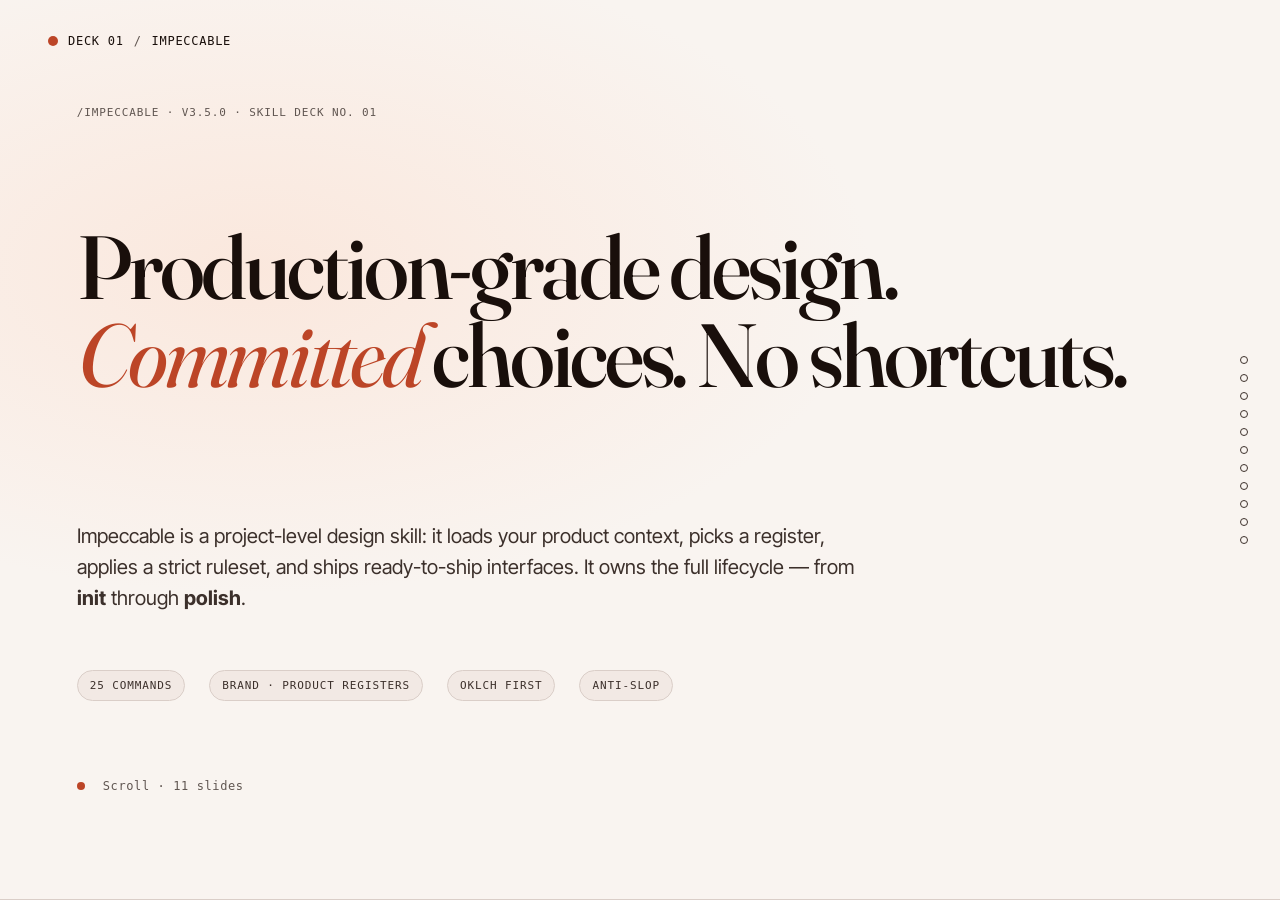
<file: decks/deck-impeccable.html>
<!doctype html>
<html lang="en">
<head>
<meta charset="utf-8" />
<meta name="viewport" content="width=device-width,initial-scale=1" />
<title>Deck 01 — Impeccable</title>
<link rel="preconnect" href="https://fonts.googleapis.com">
<link rel="preconnect" href="https://fonts.gstatic.com" crossorigin>
<link href="https://fonts.googleapis.com/css2?family=Fraunces:opsz,wght@9..144,400;9..144,500;9..144,700&family=Inter+Tight:wght@400;500;600;700&display=swap" rel="stylesheet">
<style>
  /* ============================================================
     Built per impeccable's own rules.
     Register: brand (this IS the product).
     Strategy: committed — one saturated color carries ~40% of surface.
     Palette: OKLCH; tinted neutrals biased toward the brand hue.
     Type: contrast-axis pair — Fraunces (serif display) + Inter Tight (body).
     Motion: intentional + reduced-motion aware. No bounce.
     Bans honored: no gradient text, no side-stripe accents, no glass
     by default, no per-section eyebrow, no numbered scaffolding,
     no hero-metric template, no identical card grids.
     ============================================================ */
  :root {
    /* Committed brand color: deep terracotta-clay */
    --brand:    oklch(0.55 0.16 35);
    --brand-2:  oklch(0.46 0.16 32);
    --brand-3:  oklch(0.72 0.12 50);

    /* Tinted neutrals (chroma 0.01 toward brand hue 35) */
    --bg:       oklch(0.97 0.008 60);
    --surface:  oklch(0.94 0.012 55);
    --ink:      oklch(0.18 0.02 40);
    --ink-2:    oklch(0.32 0.02 40);
    --muted:    oklch(0.46 0.015 45);
    --line:     oklch(0.86 0.015 50);

    --display: "Fraunces", ui-serif, Georgia, serif;
    --body:    "Inter Tight", ui-sans-serif, system-ui, sans-serif;
    --mono:    ui-monospace, SFMono-Regular, Menlo, monospace;

    --r-sm: 8px;
    --r-md: 14px;
    --r-lg: 22px;

    /* Semantic z-index */
    --z-sticky: 10;
    --z-nav: 20;
  }
  *,*::before,*::after { box-sizing: border-box; }
  html { scroll-behavior: smooth; }
  body {
    margin: 0;
    background: var(--bg);
    color: var(--ink);
    font: 16px/1.55 var(--body);
    -webkit-font-smoothing: antialiased;
    text-rendering: optimizeLegibility;
  }
  /* Vertical snap deck */
  main {
    scroll-snap-type: y mandatory;
    overflow-y: auto;
    height: 100vh;
  }
  section.slide {
    scroll-snap-align: start;
    min-height: 100dvh;
    padding: clamp(48px, 7vw, 96px) clamp(24px, 6vw, 96px);
    display: grid;
    align-content: center;
    gap: 32px;
    position: relative;
    border-bottom: 1px solid var(--line);
  }
  /* No side-stripe accents per impeccable ban */

  h1, h2, h3 {
    font-family: var(--display);
    font-weight: 500;
    color: var(--ink);
    text-wrap: balance;
    letter-spacing: -0.02em;
  }
  h1 {
    font-size: clamp(2.6rem, 6.4vw, 5.6rem); /* ≤6rem ceiling */
    line-height: 0.98;
    letter-spacing: -0.035em;
  }
  h1 em { font-style: italic; color: var(--brand); font-weight: 400; }
  h2 {
    font-size: clamp(2rem, 4vw, 3.4rem);
    line-height: 1.02;
  }
  h3 {
    font-family: var(--body);
    font-weight: 600;
    font-size: 1.1rem;
    letter-spacing: -0.005em;
    color: var(--ink);
  }
  p { max-width: 65ch; color: var(--ink-2); text-wrap: pretty; }
  p.lead { font-size: 1.25rem; color: var(--ink-2); }
  small.meta {
    font-family: var(--mono);
    font-size: 11px;
    letter-spacing: 0.08em;
    text-transform: uppercase;
    color: var(--muted);
  }
  a { color: var(--brand); text-decoration: none; border-bottom: 1px solid currentColor; }
  a:hover { color: var(--brand-2); }

  /* Nav rail */
  nav.rail {
    position: fixed;
    right: clamp(16px, 2.5vw, 32px);
    top: 50%;
    transform: translateY(-50%);
    display: flex;
    flex-direction: column;
    gap: 10px;
    z-index: var(--z-nav);
  }
  nav.rail a {
    width: 8px; height: 8px;
    border: 1px solid var(--ink-2);
    border-radius: 50%;
    border-bottom-color: var(--ink-2);
    transition: background 180ms cubic-bezier(0.22, 1, 0.36, 1),
                transform 180ms cubic-bezier(0.22, 1, 0.36, 1);
  }
  nav.rail a:hover { background: var(--ink); transform: scale(1.25); }

  /* Top brand mark */
  header.mark {
    position: fixed;
    top: clamp(20px, 3vw, 32px);
    left: clamp(24px, 4vw, 48px);
    z-index: var(--z-nav);
    display: flex;
    align-items: center;
    gap: 10px;
    font-family: var(--mono);
    font-size: 12px;
    letter-spacing: 0.06em;
    color: var(--ink);
    text-transform: uppercase;
  }
  header.mark .dot {
    width: 10px; height: 10px; border-radius: 50%;
    background: var(--brand);
  }
  header.mark .sep { color: var(--muted); }

  /* ===== Slide 1 — Cover ===== */
  .cover {
    background:
      radial-gradient(ellipse 80% 60% at 20% 30%, oklch(0.92 0.04 50 / 0.55), transparent 60%),
      var(--bg);
  }
  .cover .stack { display: grid; gap: 28px; max-width: 1100px; }
  .cover h1 { font-size: clamp(3rem, 7.6vw, 5.6rem); }
  .cover .meta-row {
    display: flex; gap: 24px; align-items: center;
    margin-top: 8px;
  }
  .cover .meta-row .pill {
    border: 1px solid var(--line);
    padding: 6px 12px;
    border-radius: 999px;
    font-family: var(--mono);
    font-size: 11px;
    letter-spacing: 0.08em;
    text-transform: uppercase;
    color: var(--ink-2);
    background: var(--surface);
  }
  .cover .footer-line {
    display:flex; gap:18px; align-items:center;
    margin-top:48px;
    font-family: var(--mono);
    font-size: 12px;
    color: var(--muted);
    letter-spacing: 0.05em;
  }
  .cover .footer-line .pulse {
    width: 8px; height: 8px; border-radius: 50%;
    background: var(--brand);
    animation: pulse 2.4s cubic-bezier(0.22, 1, 0.36, 1) infinite;
  }
  @keyframes pulse {
    0%, 100% { opacity: 1; transform: scale(1); }
    50%      { opacity: 0.5; transform: scale(0.86); }
  }

  /* ===== Two-col layouts ===== */
  .grid-2 {
    display: grid;
    grid-template-columns: 1fr;
    gap: clamp(32px, 4vw, 64px);
    align-items: start;
  }
  @media (min-width: 880px) {
    .grid-2 { grid-template-columns: minmax(0, 1.05fr) minmax(0, 0.95fr); }
  }

  /* ===== Command grid (categories, no identical cards) ===== */
  .cmd-grid {
    display: grid;
    grid-template-columns: repeat(auto-fit, minmax(220px, 1fr));
    gap: 1px;
    background: var(--line);
    border: 1px solid var(--line);
    border-radius: var(--r-md);
    overflow: hidden;
  }
  .cmd {
    background: var(--bg);
    padding: 22px 22px 18px;
    display: grid;
    gap: 10px;
    transition: background 180ms cubic-bezier(0.22, 1, 0.36, 1);
  }
  .cmd:hover { background: var(--surface); }
  .cmd .name {
    font-family: var(--mono);
    font-size: 14px;
    color: var(--ink);
    font-weight: 500;
  }
  .cmd .name::before {
    content: "/impeccable ";
    color: var(--muted);
  }
  .cmd .cat {
    font-family: var(--mono);
    font-size: 10px;
    letter-spacing: 0.1em;
    text-transform: uppercase;
    color: var(--brand);
  }
  .cmd p { font-size: 14px; color: var(--ink-2); margin: 0; }

  /* ===== Palette swatches ===== */
  .palette {
    display: grid;
    grid-template-columns: repeat(auto-fit, minmax(120px, 1fr));
    gap: 16px;
  }
  .sw {
    display: grid;
    gap: 8px;
    align-content: end;
    aspect-ratio: 4 / 5;
    padding: 16px;
    border-radius: var(--r-md);
    color: var(--bg);
    font-family: var(--mono);
    font-size: 11px;
    letter-spacing: 0.06em;
  }
  .sw .role { font-weight: 600; }
  .sw .val  { opacity: 0.85; }
  .sw.brand  { background: var(--brand); }
  .sw.brand2 { background: var(--brand-2); }
  .sw.brand3 { background: var(--brand-3); color: var(--ink); }
  .sw.ink    { background: var(--ink); }
  .sw.ink2   { background: var(--ink-2); }
  .sw.surf   { background: var(--surface); color: var(--ink); border: 1px solid var(--line); }
  .sw.bg     { background: var(--bg); color: var(--ink); border: 1px solid var(--line); }

  /* ===== Type spec table ===== */
  table.spec {
    width: 100%;
    border-collapse: collapse;
    background: var(--surface);
    border: 1px solid var(--line);
    border-radius: var(--r-md);
    overflow: hidden;
  }
  table.spec th, table.spec td {
    text-align: left;
    padding: 14px 18px;
    border-bottom: 1px solid var(--line);
    font-size: 14px;
    color: var(--ink-2);
  }
  table.spec th {
    font-family: var(--mono);
    font-size: 11px;
    letter-spacing: 0.08em;
    text-transform: uppercase;
    color: var(--muted);
    background: var(--bg);
  }
  table.spec td:first-child {
    font-family: var(--mono);
    font-size: 12px;
    color: var(--ink);
  }
  table.spec tr:last-child td { border-bottom: 0; }

  /* ===== Bans list (full-border treatment, NOT side-stripe) ===== */
  .ban-grid {
    display: grid;
    grid-template-columns: repeat(auto-fit, minmax(280px, 1fr));
    gap: 12px;
  }
  .ban {
    border: 1px solid var(--line);
    border-radius: var(--r-md);
    background: var(--surface);
    padding: 18px 20px;
    display: grid;
    gap: 8px;
  }
  .ban .x {
    font-family: var(--mono);
    font-size: 11px;
    text-transform: uppercase;
    letter-spacing: 0.1em;
    color: var(--brand-2);
  }
  .ban strong { color: var(--ink); font-weight: 600; font-size: 15px; }
  .ban p { font-size: 13.5px; margin: 0; color: var(--ink-2); }

  /* ===== Register split ===== */
  .register {
    display: grid;
    gap: 1px;
    background: var(--line);
    border: 1px solid var(--line);
    border-radius: var(--r-md);
    overflow: hidden;
    grid-template-columns: 1fr;
  }
  @media (min-width: 760px) { .register { grid-template-columns: 1fr 1fr; } }
  .reg-col {
    background: var(--bg);
    padding: 28px 28px 32px;
    display: grid;
    gap: 14px;
  }
  .reg-col h3 {
    font-family: var(--display);
    font-weight: 500;
    font-size: 1.6rem;
    letter-spacing: -0.015em;
  }
  .reg-col.brand   h3 em { color: var(--brand); font-style: italic; }
  .reg-col.product h3 em { color: var(--ink); font-style: italic; }
  .reg-col ul { margin: 0; padding-left: 20px; color: var(--ink-2); font-size: 14.5px; }
  .reg-col li { margin: 4px 0; }

  /* ===== Slop test visualization ===== */
  .slop {
    display: grid;
    grid-template-columns: 1fr;
    gap: 16px;
  }
  @media (min-width: 780px) { .slop { grid-template-columns: 1fr 1fr; } }
  .slop-card {
    border: 1px solid var(--line);
    background: var(--surface);
    border-radius: var(--r-md);
    padding: 24px;
    display: grid;
    gap: 12px;
  }
  .slop-card h4 {
    font-family: var(--display);
    font-weight: 500;
    font-size: 1.3rem;
    margin: 0;
    letter-spacing: -0.015em;
  }
  .slop-card .tag {
    width: fit-content;
    font-family: var(--mono);
    font-size: 10.5px;
    letter-spacing: 0.08em;
    text-transform: uppercase;
    padding: 4px 10px;
    border-radius: 999px;
    border: 1px solid var(--line);
    color: var(--muted);
  }

  /* ===== Workflow diagram ===== */
  .flow {
    display: grid;
    gap: 14px;
  }
  .flow-step {
    display: grid;
    grid-template-columns: 56px 1fr;
    gap: 18px;
    align-items: start;
    padding: 18px 22px 20px;
    background: var(--surface);
    border: 1px solid var(--line);
    border-radius: var(--r-md);
  }
  .flow-step .n {
    font-family: var(--display);
    font-size: 2rem;
    line-height: 1;
    color: var(--brand);
    font-weight: 500;
  }
  .flow-step h4 {
    margin: 0 0 4px;
    font-family: var(--body);
    font-weight: 600;
    font-size: 15px;
    color: var(--ink);
  }
  .flow-step p { margin: 0; font-size: 14px; }
  .flow-step code {
    font-family: var(--mono);
    font-size: 12px;
    background: var(--bg);
    border: 1px solid var(--line);
    padding: 2px 6px;
    border-radius: 4px;
    color: var(--ink);
  }

  /* ===== CTA buttons (with :active feedback per general rules) ===== */
  .btn-row { display: flex; flex-wrap: wrap; gap: 12px; margin-top: 16px; }
  .btn {
    display: inline-flex;
    align-items: center;
    gap: 10px;
    padding: 12px 20px;
    border-radius: var(--r-sm);
    font-family: var(--body);
    font-weight: 600;
    font-size: 14px;
    border: 1px solid transparent;
    cursor: pointer;
    text-decoration: none;
    transition: transform 140ms cubic-bezier(0.22, 1, 0.36, 1),
                background 180ms cubic-bezier(0.22, 1, 0.36, 1);
  }
  .btn:hover { transform: translateY(-1px); }
  .btn:active { transform: translateY(0) scale(0.985); }
  .btn.primary {
    background: var(--ink);
    color: var(--bg);
  }
  .btn.primary:hover { background: var(--brand-2); }
  .btn.ghost {
    background: transparent;
    color: var(--ink);
    border-color: var(--line);
  }
  .btn.ghost:hover { background: var(--surface); }

  /* ===== Hero typography character ===== */
  .display-spec {
    display: grid;
    gap: 28px;
  }
  .display-row {
    display: grid;
    grid-template-columns: 92px 1fr;
    gap: 24px;
    align-items: baseline;
    padding-bottom: 22px;
    border-bottom: 1px solid var(--line);
  }
  .display-row:last-child { border-bottom: 0; }
  .display-row .label {
    font-family: var(--mono);
    font-size: 11px;
    letter-spacing: 0.08em;
    text-transform: uppercase;
    color: var(--muted);
  }
  .display-row .sample { font-family: var(--display); color: var(--ink); }
  .display-row.h1  .sample { font-size: clamp(2.4rem, 5vw, 4rem); line-height: 0.98; font-weight: 500; letter-spacing: -0.03em; }
  .display-row.h2  .sample { font-size: clamp(1.8rem, 3.4vw, 2.6rem); line-height: 1.02; font-weight: 500; letter-spacing: -0.02em; }
  .display-row.h3  .sample { font-size: 1.4rem; font-weight: 600; letter-spacing: -0.005em; font-family: var(--body); }
  .display-row.body .sample { font-size: 1rem; line-height: 1.6; color: var(--ink-2); font-family: var(--body); max-width: 60ch; }
  .display-row.mono .sample { font-size: 13px; font-family: var(--mono); color: var(--brand-2); letter-spacing: 0.04em; }

  /* ===== Stat strip — NOT the hero-metric template (no big-number scaffold, no gradient accents) ===== */
  .stat-strip {
    display: grid;
    grid-template-columns: repeat(auto-fit, minmax(180px, 1fr));
    gap: 0;
    border: 1px solid var(--line);
    border-radius: var(--r-md);
    overflow: hidden;
  }
  .stat-strip .stat {
    padding: 22px 22px;
    background: var(--bg);
    border-right: 1px solid var(--line);
    display: grid;
    gap: 4px;
  }
  .stat-strip .stat:last-child { border-right: 0; }
  .stat .label {
    font-family: var(--mono);
    font-size: 11px;
    letter-spacing: 0.08em;
    text-transform: uppercase;
    color: var(--muted);
  }
  .stat .v { font-family: var(--display); font-size: 1.6rem; color: var(--ink); font-weight: 500; letter-spacing: -0.02em; }
  .stat .note { font-size: 12.5px; color: var(--ink-2); }

  /* ===== Motion reduced ===== */
  @media (prefers-reduced-motion: reduce) {
    * { animation-duration: 0.001ms !important; transition-duration: 0.001ms !important; }
    .cover .footer-line .pulse { animation: none; }
  }

  /* ===== End mark ===== */
  .end {
    background: var(--ink);
    color: var(--bg);
  }
  .end h2 { color: var(--bg); }
  .end p  { color: oklch(0.84 0.01 50); }
  .end small.meta { color: oklch(0.7 0.02 50); }
  .end .btn.primary { background: var(--brand); color: var(--bg); }
  .end .btn.primary:hover { background: var(--brand-3); color: var(--ink); }
  .end .btn.ghost { color: var(--bg); border-color: oklch(0.4 0.01 50); }
  .end .btn.ghost:hover { background: oklch(0.26 0.02 40); }
</style>
</head>
<body>

<header class="mark">
  <span class="dot" aria-hidden="true"></span>
  <span>Deck 01</span>
  <span class="sep">/</span>
  <span>Impeccable</span>
</header>

<nav class="rail" aria-label="Slides">
  <a href="#s1" aria-label="Slide 1"></a>
  <a href="#s2" aria-label="Slide 2"></a>
  <a href="#s3" aria-label="Slide 3"></a>
  <a href="#s4" aria-label="Slide 4"></a>
  <a href="#s5" aria-label="Slide 5"></a>
  <a href="#s6" aria-label="Slide 6"></a>
  <a href="#s7" aria-label="Slide 7"></a>
  <a href="#s8" aria-label="Slide 8"></a>
  <a href="#s9" aria-label="Slide 9"></a>
  <a href="#s10" aria-label="Slide 10"></a>
  <a href="#s11" aria-label="Slide 11"></a>
</nav>

<main>

  <!-- 01 — Cover -->
  <section id="s1" class="slide cover">
    <div class="stack">
      <small class="meta">/impeccable · v3.5.0 · skill deck no. 01</small>
      <h1>Production-grade design.<br><em>Committed</em> choices. No shortcuts.</h1>
      <p class="lead">Impeccable is a project-level design skill: it loads your product context, picks a register, applies a strict ruleset, and ships ready-to-ship interfaces. It owns the full lifecycle — from <strong>init</strong> through <strong>polish</strong>.</p>
      <div class="meta-row">
        <span class="pill">25 commands</span>
        <span class="pill">Brand · Product registers</span>
        <span class="pill">OKLCH first</span>
        <span class="pill">Anti-slop</span>
      </div>
      <div class="footer-line">
        <span class="pulse" aria-hidden="true"></span>
        Scroll · 11 slides
      </div>
    </div>
  </section>

  <!-- 02 — Philosophy -->
  <section id="s2" class="slide">
    <small class="meta">02 · Philosophy</small>
    <div class="grid-2">
      <div>
        <h2>Design that doesn't look like AI made it.</h2>
        <p class="lead">Impeccable is built around a single test: if someone could look at the interface and say <em>"AI made that"</em> without doubt, it has failed. Every rule, every ban, every command exists to push past the training-data reflex into a deliberate, defensible choice.</p>
      </div>
      <div>
        <table class="spec" aria-label="Operating principles">
          <thead>
            <tr><th>Stance</th><th>Why it matters</th></tr>
          </thead>
          <tbody>
            <tr><td>Read context first</td><td>PRODUCT.md, DESIGN.md, existing tokens — identity before invention.</td></tr>
            <tr><td>Pick a register</td><td>Brand <em>IS</em> the product vs. design <em>serves</em> the product. Different rules.</td></tr>
            <tr><td>Commit to one strategy</td><td>Restrained · Committed · Full palette · Drenched. Pick one.</td></tr>
            <tr><td>Verify, don't assume</td><td>Contrast ratios. Reduced motion. Edge cases. Real browser testing.</td></tr>
            <tr><td>Refuse the reflex</td><td>Match-and-rewrite when an absolute ban triggers.</td></tr>
          </tbody>
        </table>
      </div>
    </div>
  </section>

  <!-- 03 — Setup flow -->
  <section id="s3" class="slide">
    <small class="meta">03 · Setup</small>
    <h2>Five steps before a single pixel.</h2>
    <p>Every invocation runs Setup first. Skipping any step produces generic output — and impeccable is explicit that "non-optional" means non-optional.</p>
    <div class="flow">
      <div class="flow-step">
        <div class="n">1</div>
        <div>
          <h4>Load context</h4>
          <p>Run <code>node .claude/skills/impeccable/scripts/context.mjs</code>. Either prints PRODUCT.md / DESIGN.md as a markdown block, or returns <code>NO_PRODUCT_MD</code> — in which case <strong>init</strong> runs first.</p>
        </div>
      </div>
      <div class="flow-step">
        <div class="n">2</div>
        <div>
          <h4>Load the sub-command reference</h4>
          <p>If the user invoked <code>craft</code> / <code>polish</code> / <code>shape</code> / etc., read <code>reference/&lt;command&gt;.md</code>. The reference owns the flow.</p>
        </div>
      </div>
      <div class="flow-step">
        <div class="n">3</div>
        <div>
          <h4>Read the existing design system</h4>
          <p>At least one CSS, theme, token, or representative component. Don't reinvent. Branch out only when UX wins.</p>
        </div>
      </div>
      <div class="flow-step">
        <div class="n">4</div>
        <div>
          <h4>Pick the register</h4>
          <p>Marketing / landing / portfolio → <code>reference/brand.md</code>. Dashboard / admin / tool → <code>reference/product.md</code>. Resolve by task cue → surface in focus → PRODUCT.md.</p>
        </div>
      </div>
      <div class="flow-step">
        <div class="n">5</div>
        <div>
          <h4>Seed the palette if new</h4>
          <p>Brand-new project with no committed colors? Run <code>palette.mjs</code> for a seed brand color and compose the rest in OKLCH.</p>
        </div>
      </div>
    </div>
  </section>

  <!-- 04 — Register split -->
  <section id="s4" class="slide">
    <small class="meta">04 · Register</small>
    <h2>Brand or product. Pick one, and the rules change.</h2>
    <p>Impeccable splits all design work into two registers because the success criteria differ. A landing page is allowed to be loud, a dashboard isn't. A product is allowed to be utility-shaped, a brand isn't.</p>
    <div class="register">
      <div class="reg-col brand">
        <h3>Brand register — design <em>is</em> the product</h3>
        <ul>
          <li>Landing pages, portfolios, campaign sites, long-form editorial</li>
          <li>One committed brand color carrying 30–60% of the surface</li>
          <li>Voice and identity over neutral utility</li>
          <li>Hero asset is real — never a gradient blob with text</li>
          <li>Reflex-reject aesthetic lanes enforced (no SaaS-cream, no navy-and-gold by default)</li>
        </ul>
      </div>
      <div class="reg-col product">
        <h3>Product register — design <em>serves</em> the product</h3>
        <ul>
          <li>Dashboards, admin tools, app shells, data views</li>
          <li>Restrained: tinted neutrals + one accent ≤10% surface</li>
          <li>Information density is the success metric</li>
          <li>States are first-class — loading, empty, error all designed</li>
          <li>Semantic z-index scale; never arbitrary 9999</li>
        </ul>
      </div>
    </div>
  </section>

  <!-- 05 — Type spec -->
  <section id="s5" class="slide">
    <small class="meta">05 · Typography</small>
    <h2>Hierarchy is scale + weight, on a contrast pair.</h2>
    <p>Two families, paired on a contrast axis: serif display + geometric sans. Max display ≤6rem. <code>text-wrap: balance</code> on h1–h3, <code>pretty</code> on prose. No all-caps body.</p>
    <div class="display-spec">
      <div class="display-row h1">
        <div class="label">Display</div>
        <div class="sample">A heading <em>balanced</em> across lines.</div>
      </div>
      <div class="display-row h2">
        <div class="label">Section</div>
        <div class="sample">Section heading at the next step down.</div>
      </div>
      <div class="display-row h3">
        <div class="label">Sub</div>
        <div class="sample">Sub-heading in body face, heavier weight.</div>
      </div>
      <div class="display-row body">
        <div class="label">Body</div>
        <div class="sample">Body copy at 65ch, pretty-wrapped, contrast verified against the surface. The most common AI failure mode is muted gray on a tinted near-white — fixed by biasing body toward the ink end of the ramp.</div>
      </div>
      <div class="display-row mono">
        <div class="label">Mono</div>
        <div class="sample">/impeccable polish src/components/Hero.tsx</div>
      </div>
    </div>
  </section>

  <!-- 06 — Palette -->
  <section id="s6" class="slide">
    <small class="meta">06 · Color · OKLCH</small>
    <h2>Committed strategy. One color does the heavy lifting.</h2>
    <p>The whole palette is OKLCH. Tinted neutrals are biased <em>toward the brand hue</em>, not toward warm-by-default. The "cream / sand / paper" band is the saturated AI default of 2026 and is explicitly avoided.</p>
    <div class="palette">
      <div class="sw brand"><span class="role">brand</span><span class="val">oklch(0.55 0.16 35)</span></div>
      <div class="sw brand2"><span class="role">brand-2</span><span class="val">oklch(0.46 0.16 32)</span></div>
      <div class="sw brand3"><span class="role">brand-3</span><span class="val">oklch(0.72 0.12 50)</span></div>
      <div class="sw ink"><span class="role">ink</span><span class="val">oklch(0.18 0.02 40)</span></div>
      <div class="sw ink2"><span class="role">ink-2</span><span class="val">oklch(0.32 0.02 40)</span></div>
      <div class="sw surf"><span class="role">surface</span><span class="val">oklch(0.94 0.012 55)</span></div>
      <div class="sw bg"><span class="role">bg</span><span class="val">oklch(0.97 0.008 60)</span></div>
    </div>
  </section>

  <!-- 07 — Commands -->
  <section id="s7" class="slide">
    <small class="meta">07 · Commands</small>
    <h2>Twenty-five commands, four altitudes.</h2>
    <p>Commands are grouped by intent: Build new, Evaluate, Refine, Enhance, Fix, Iterate. Each is a tiny skill of its own. Run <code>/impeccable</code> with no argument and the menu is context-aware — pulled from current signals (changed files, register, presence of devserver, last critique score).</p>
    <div class="cmd-grid">
      <div class="cmd"><span class="cat">build</span><span class="name">craft</span><p>Shape, then build a feature end-to-end.</p></div>
      <div class="cmd"><span class="cat">build</span><span class="name">shape</span><p>Plan UX/UI before writing code.</p></div>
      <div class="cmd"><span class="cat">build</span><span class="name">init</span><p>Set up PRODUCT.md, DESIGN.md, live config.</p></div>
      <div class="cmd"><span class="cat">build</span><span class="name">document</span><p>Generate DESIGN.md from existing code.</p></div>
      <div class="cmd"><span class="cat">build</span><span class="name">extract</span><p>Pull reusable tokens and components.</p></div>
      <div class="cmd"><span class="cat">evaluate</span><span class="name">critique</span><p>UX design review with heuristic scoring.</p></div>
      <div class="cmd"><span class="cat">evaluate</span><span class="name">audit</span><p>Technical quality: a11y, perf, responsive.</p></div>
      <div class="cmd"><span class="cat">refine</span><span class="name">polish</span><p>Final quality pass before shipping.</p></div>
      <div class="cmd"><span class="cat">refine</span><span class="name">bolder</span><p>Amplify safe or bland designs.</p></div>
      <div class="cmd"><span class="cat">refine</span><span class="name">quieter</span><p>Tone down aggressive designs.</p></div>
      <div class="cmd"><span class="cat">refine</span><span class="name">distill</span><p>Strip to essence, remove complexity.</p></div>
      <div class="cmd"><span class="cat">refine</span><span class="name">harden</span><p>Errors, i18n, edge cases.</p></div>
      <div class="cmd"><span class="cat">refine</span><span class="name">onboard</span><p>First-run flows, empty states, activation.</p></div>
      <div class="cmd"><span class="cat">enhance</span><span class="name">animate</span><p>Add purposeful motion.</p></div>
      <div class="cmd"><span class="cat">enhance</span><span class="name">colorize</span><p>Strategic color into monochrome.</p></div>
      <div class="cmd"><span class="cat">enhance</span><span class="name">typeset</span><p>Improve typography and hierarchy.</p></div>
      <div class="cmd"><span class="cat">enhance</span><span class="name">layout</span><p>Fix spacing, rhythm, hierarchy.</p></div>
      <div class="cmd"><span class="cat">enhance</span><span class="name">delight</span><p>Personality and memorable touches.</p></div>
      <div class="cmd"><span class="cat">enhance</span><span class="name">overdrive</span><p>Push past conventional limits.</p></div>
      <div class="cmd"><span class="cat">fix</span><span class="name">clarify</span><p>UX copy, labels, error messages.</p></div>
      <div class="cmd"><span class="cat">fix</span><span class="name">adapt</span><p>Adapt to devices and screen sizes.</p></div>
      <div class="cmd"><span class="cat">fix</span><span class="name">optimize</span><p>Diagnose and fix UI performance.</p></div>
      <div class="cmd"><span class="cat">iterate</span><span class="name">live</span><p>Browser-driven visual variant mode.</p></div>
      <div class="cmd"><span class="cat">manage</span><span class="name">pin / unpin</span><p>Shortcut a sub-command to its own slash.</p></div>
    </div>
  </section>

  <!-- 08 — Absolute bans -->
  <section id="s8" class="slide">
    <small class="meta">08 · Absolute bans</small>
    <h2>Match and rewrite. No exceptions.</h2>
    <p>These are not preferences. They are tells. If you find yourself about to write one, rewrite the element with a different structure.</p>
    <div class="ban-grid">
      <div class="ban"><span class="x">Banned</span><strong>Side-stripe borders</strong><p>Coloured <code>border-left</code> on cards, list items, callouts. Rewrite with full borders, tints, or leading numbers.</p></div>
      <div class="ban"><span class="x">Banned</span><strong>Gradient text</strong><p><code>background-clip: text</code> + gradient. Decorative, never meaningful. Solid color. Emphasis via weight or size.</p></div>
      <div class="ban"><span class="x">Banned</span><strong>Default glassmorphism</strong><p>Blurs and glass cards used decoratively. Rare and purposeful, or nothing.</p></div>
      <div class="ban"><span class="x">Banned</span><strong>The hero-metric template</strong><p>Big number, small label, supporting stats, gradient accent. SaaS cliché.</p></div>
      <div class="ban"><span class="x">Banned</span><strong>Identical card grids</strong><p>Same-sized cards with icon + heading + text, repeated endlessly.</p></div>
      <div class="ban"><span class="x">Banned</span><strong>Eyebrow on every section</strong><p>The tiny uppercase tracked kicker is AI grammar when it's everywhere. One named kicker is voice.</p></div>
      <div class="ban"><span class="x">Banned</span><strong>Numbered scaffolding</strong><p>01 / 02 / 03 above every section. Numbers earn their place only when the section IS a sequence.</p></div>
      <div class="ban"><span class="x">Banned</span><strong>Overflowing headings</strong><p>Long words + large clamp + narrow grids = headline overflow on tablet. Test every breakpoint.</p></div>
    </div>
  </section>

  <!-- 09 — Slop test -->
  <section id="s9" class="slide">
    <small class="meta">09 · The AI slop test</small>
    <h2>Two altitudes. The second catches what the first misses.</h2>
    <p>If someone could look at this interface and say "AI made that" without doubt, it has failed. Cross-register failures are the absolute bans. Register-specific failures live in each reference file.</p>
    <div class="slop">
      <div class="slop-card">
        <span class="tag">First-order</span>
        <h4>Could they guess theme + palette from the category alone?</h4>
        <p>Fintech that's navy-and-gold. AI tools that are SaaS-cream. Wellness that's beige-pale. If the category gives the answer, it's the first training-data reflex. Rework the scene sentence and color strategy.</p>
      </div>
      <div class="slop-card">
        <span class="tag">Second-order</span>
        <h4>Could they guess from category-plus-anti-references?</h4>
        <p>"AI tool that's not SaaS-cream → editorial-typographic." "Fintech that's not navy → terminal-dark." The trap one tier deeper. The first reflex was avoided; the second wasn't. Rework until neither is obvious.</p>
      </div>
    </div>
  </section>

  <!-- 10 — Working with impeccable -->
  <section id="s10" class="slide">
    <small class="meta">10 · How to use it</small>
    <h2>Conversational shapes that get the best output.</h2>
    <div class="grid-2">
      <div>
        <p>The interface accepts free-text intent and routes to commands. Use any of these shapes, or invoke a command directly. Bare <code>/impeccable</code> shows a context-aware menu pulled from current signals.</p>
        <div class="btn-row">
          <a class="btn primary" href="#s11">Continue →</a>
          <a class="btn ghost" href="#s1">Back to top</a>
        </div>
      </div>
      <div>
        <table class="spec" aria-label="Invocation shapes">
          <thead><tr><th>Say</th><th>Routes to</th></tr></thead>
          <tbody>
            <tr><td>/impeccable</td><td>Context-aware menu</td></tr>
            <tr><td>/impeccable craft hero</td><td>Build flow, scoped to the hero</td></tr>
            <tr><td>"fix the spacing"</td><td>layout</td></tr>
            <tr><td>"the colors feel flat"</td><td>colorize</td></tr>
            <tr><td>"rewrite this error"</td><td>clarify</td></tr>
            <tr><td>"make it less loud"</td><td>quieter</td></tr>
            <tr><td>"prepare for launch"</td><td>harden + polish</td></tr>
          </tbody>
        </table>
      </div>
    </div>
  </section>

  <!-- 11 — End -->
  <section id="s11" class="slide end">
    <small class="meta">Fin · Deck 01 of 04</small>
    <h2>Impeccable, in one sentence.</h2>
    <p class="lead">A project-level design skill that loads context, picks a register, applies committed strategy, and runs sub-commands to ship production-grade interfaces — refusing the AI reflex on contact.</p>
    <div class="stat-strip">
      <div class="stat"><span class="label">Version</span><span class="v">3.5.0</span><span class="note">Stable, user-invocable</span></div>
      <div class="stat"><span class="label">Commands</span><span class="v">25</span><span class="note">Six categories</span></div>
      <div class="stat"><span class="label">Registers</span><span class="v">2</span><span class="note">brand · product</span></div>
      <div class="stat"><span class="label">Scope</span><span class="v">Project</span><span class="note">Full lifecycle</span></div>
    </div>
    <div class="btn-row">
      <a class="btn primary" href="index.html">All four decks</a>
      <a class="btn ghost" href="deck-design-taste-frontend.html">Next · design-taste-frontend →</a>
    </div>
  </section>

</main>
</body>
</html>
</file>
